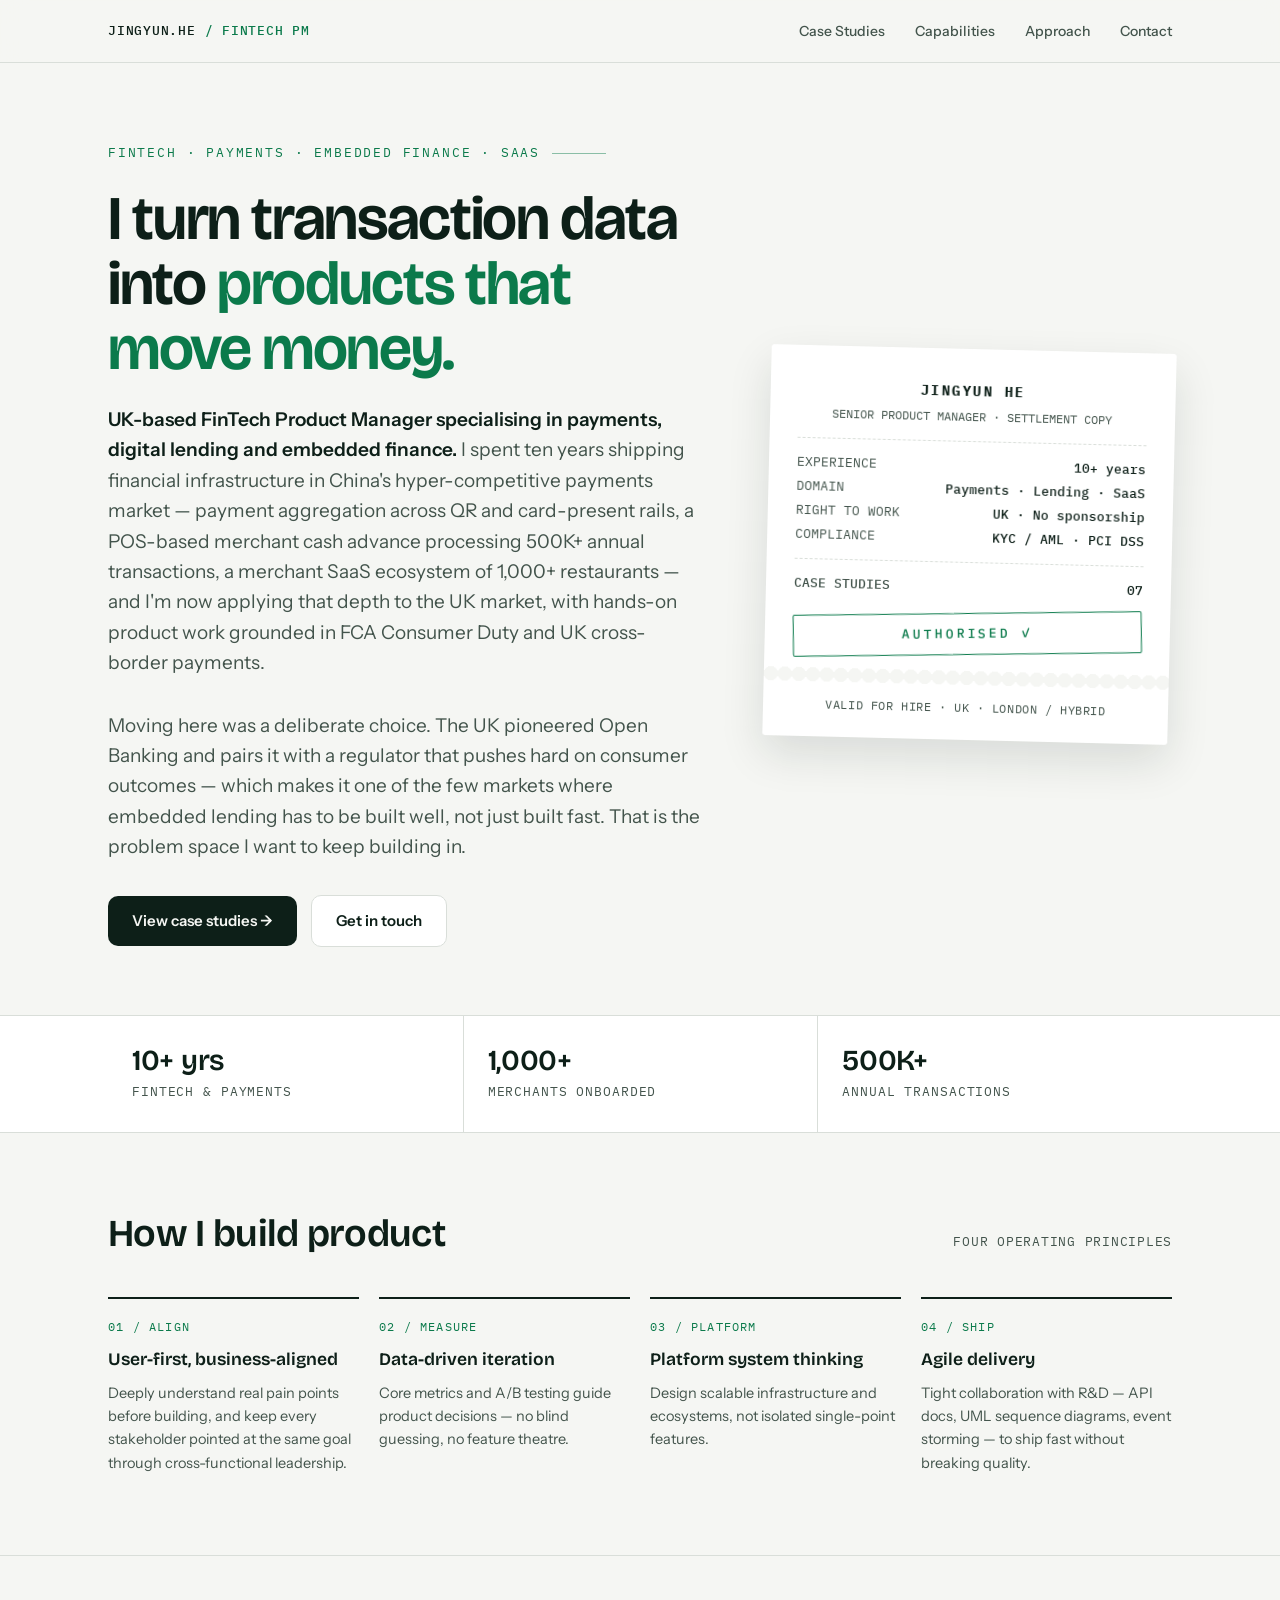
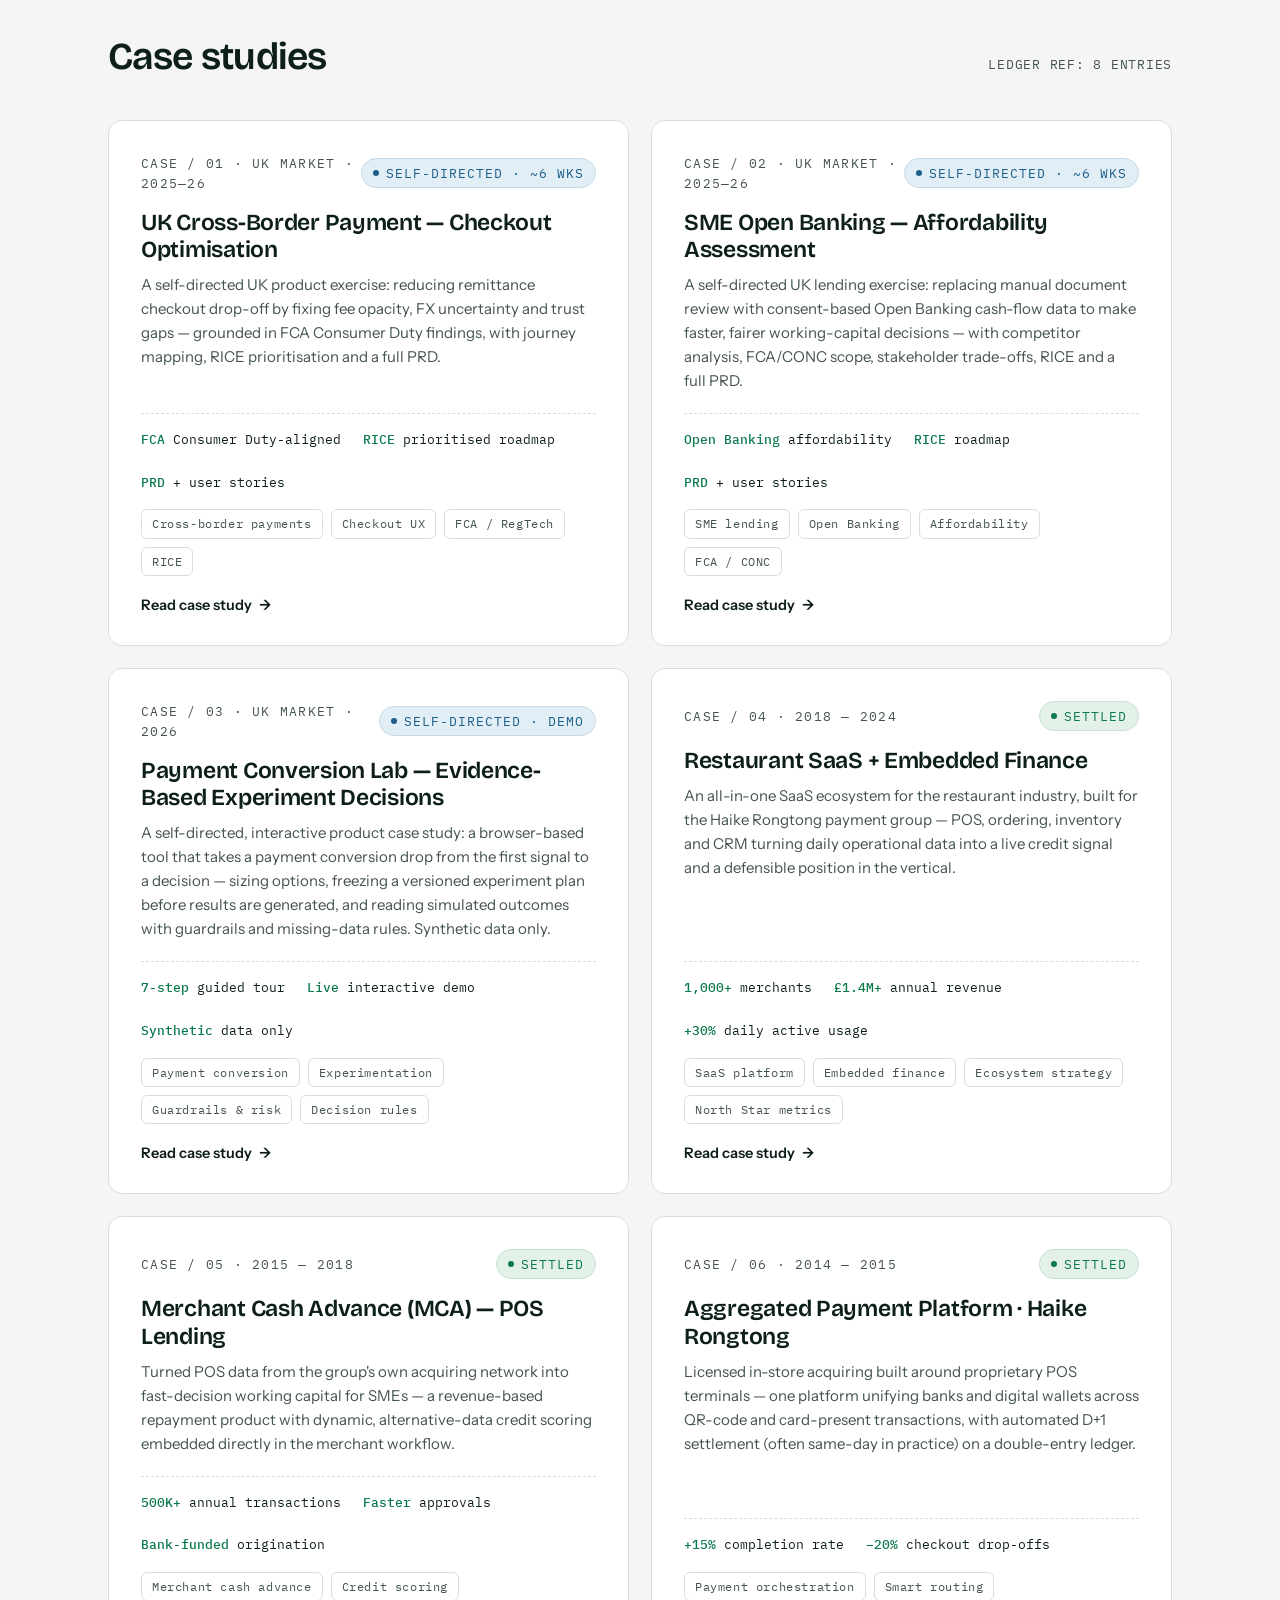
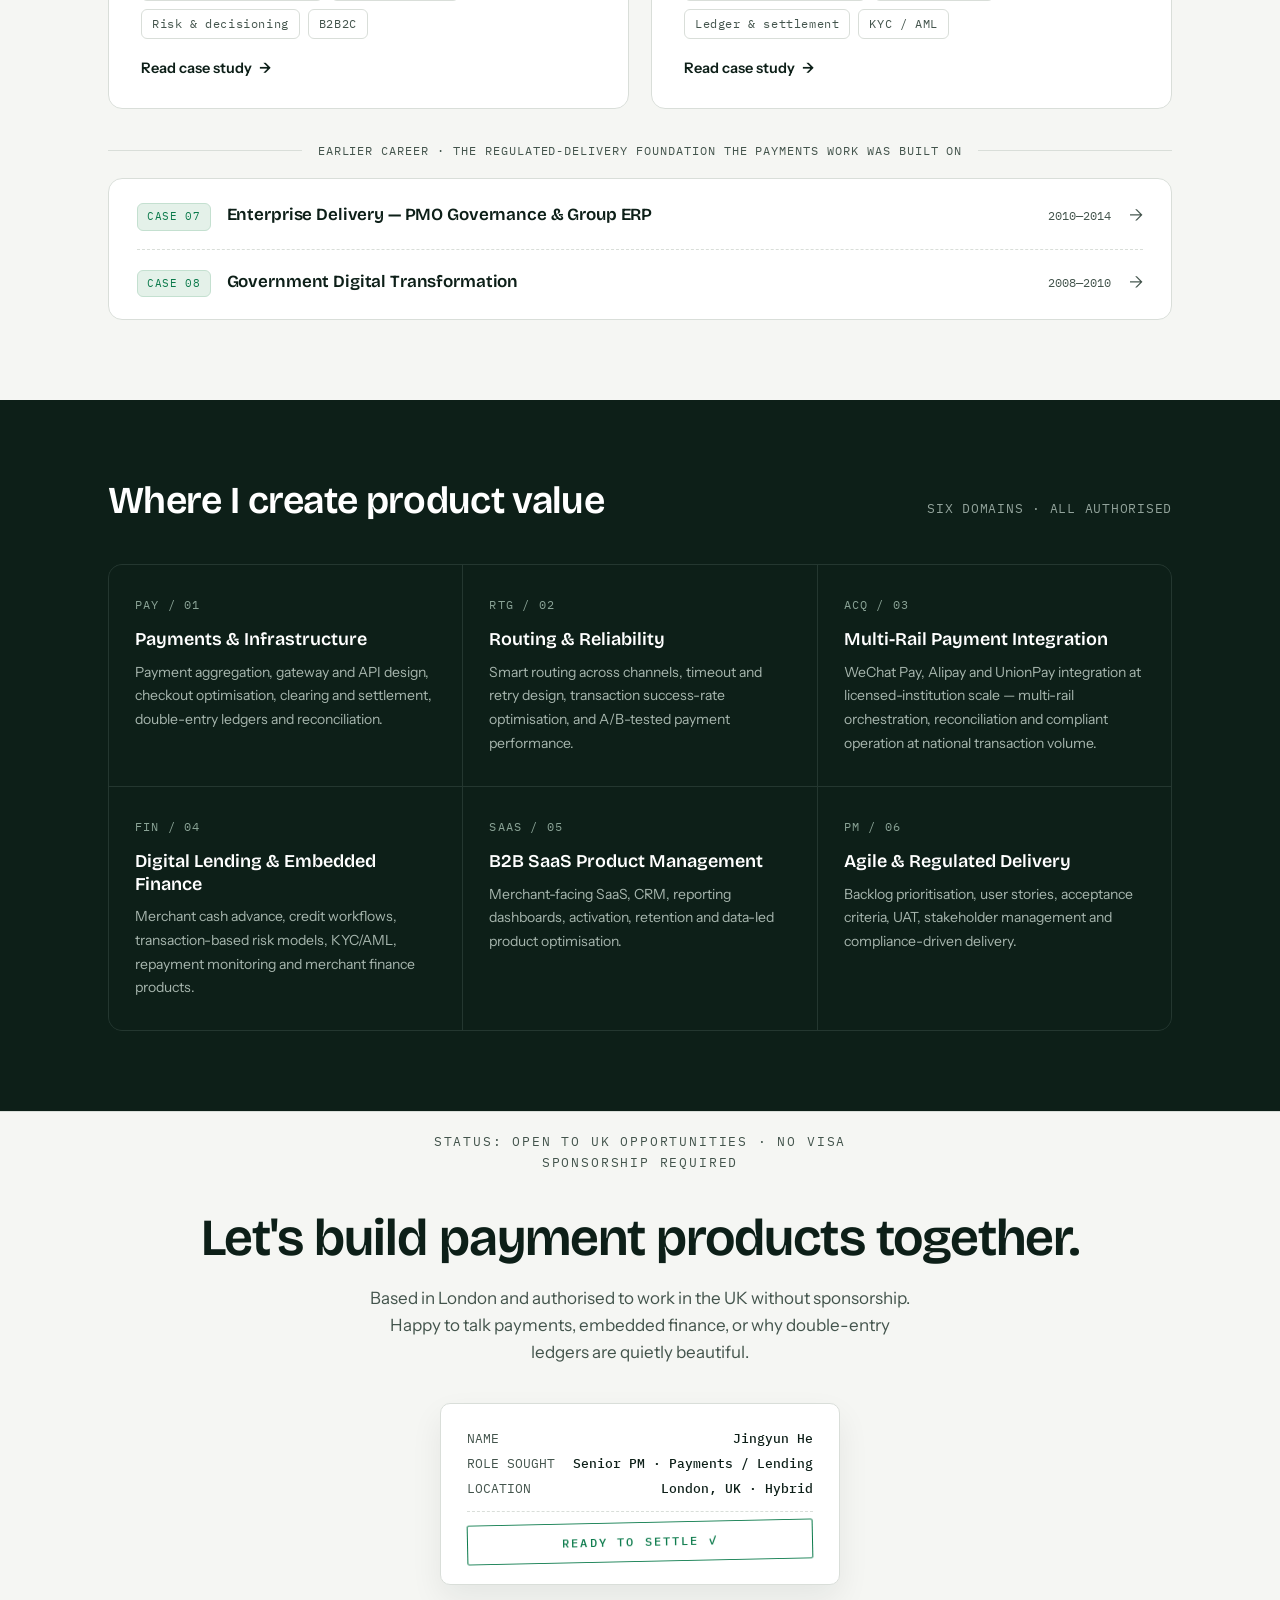
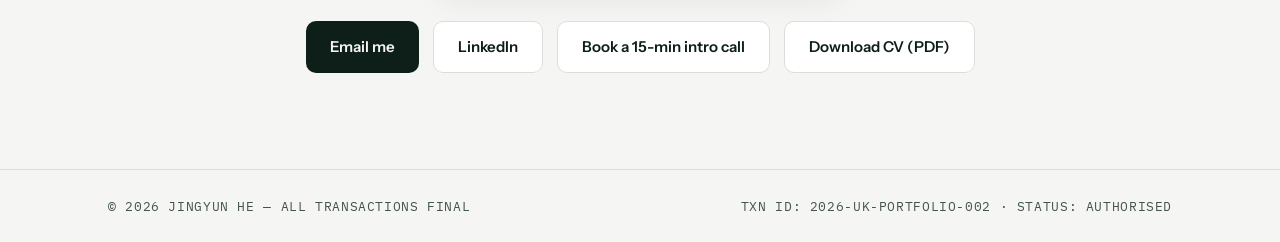
<file: index.html>
<!DOCTYPE html>
<html lang="en-GB">
<head>
<meta charset="UTF-8">
<meta name="viewport" content="width=device-width, initial-scale=1.0">
<title>Jingyun He — Senior Product Manager · FinTech & Payments</title>
<meta name="description" content="Senior Product Manager with 10+ years delivering fintech, payments, embedded finance and SaaS platforms. Case studies in POS lending, payment aggregation and restaurant SaaS.">
                                                               
<meta property="og:type" content="website">
<meta property="og:title" content="Jingyun He — Senior Product Manager · FinTech & Payments">
<meta property="og:description" content="UK-based FinTech PM. Case studies: UK cross-border checkout optimisation (FCA Consumer Duty), licensed payment aggregation, POS-based merchant cash advance, restaurant SaaS ecosystem. 10+ years, 500K+ annual transactions, 1,000+ merchants.">
<meta property="og:url" content="https://qing-yunh.github.io/jingyun-portfolio/">
<meta property="og:image" content="https://qing-yunh.github.io/jingyun-portfolio/og-image.png?v=3">
<meta property="og:image:width" content="1200">
<meta property="og:image:height" content="630">
<meta name="twitter:card" content="summary_large_image">
<meta name="twitter:image" content="https://qing-yunh.github.io/jingyun-portfolio/og-image.png?v=3">
<meta name="twitter:title" content="Jingyun He — Senior Product Manager · FinTech & Payments">
<link rel="canonical" href="https://qing-yunh.github.io/jingyun-portfolio/">
<meta name="twitter:description" content="UK-based FinTech PM specialising in payments, digital lending and embedded finance.">
<link rel="icon" href="data:image/svg+xml,%3Csvg xmlns='http://www.w3.org/2000/svg' viewBox='0 0 64 64'%3E%3Crect width='64' height='64' rx='14' fill='%230D1F18'/%3E%3Ctext x='32' y='44' font-family='monospace' font-size='34' font-weight='bold' fill='%234CC38A' text-anchor='middle'%3E£%3C/text%3E%3C/svg%3E">
<script type="application/ld+json">
{
  "@context": "https://schema.org",
  "@type": "Person",
  "name": "Jingyun He",
  "jobTitle": "Senior Product Manager",
  "description": "UK-based FinTech Product Manager specialising in payments, digital lending and embedded finance.",
  "knowsAbout": ["Payments", "Payment Aggregation", "Embedded Finance", "Digital Lending", "B2B SaaS", "KYC/AML", "RegTech"],
  "address": {"@type": "PostalAddress", "addressLocality": "London", "addressCountry": "GB"}
}
</script>
<link rel="preconnect" href="https://fonts.googleapis.com">
<link rel="preconnect" href="https://fonts.gstatic.com" crossorigin>
<link href="https://fonts.googleapis.com/css2?family=Bricolage+Grotesque:opsz,wght@12..96,300..800&family=IBM+Plex+Mono:wght@400;500&family=Instrument+Sans:wght@400;500;600&display=swap" rel="stylesheet">
<link rel="stylesheet" href="assets/css/site.css">
</head>
<body>

<nav>
  <div class="wrap nav-in">
    <a class="logo" href="#/">JINGYUN.HE <span>/ FINTECH PM</span></a>
    <ul class="nav-links">
      <li><a href="#/" data-home-link="projects">Case Studies</a></li>
      <li><a href="#/" data-home-link="domains">Capabilities</a></li>
      <li><a href="#/" data-home-link="approach">Approach</a></li>
      <li><a href="#/" data-home-link="contact">Contact</a></li>
    </ul>
  </div>
</nav>

                                                 
<main id="view-home" class="view">

  <header class="hero">
    <div class="wrap hero-grid">
      <div>
        <p class="kicker">FinTech · Payments · Embedded Finance · SaaS</p>
        <h1>I turn transaction data into <em>products that move money.</em></h1>
        <p class="lede"><strong style="color:var(--ink);font-weight:600">UK-based FinTech Product Manager specialising in payments, digital lending and embedded finance.</strong> I spent ten years shipping financial infrastructure in China's hyper-competitive payments market — payment aggregation across QR and card-present rails, a POS-based merchant cash advance processing 500K+ annual transactions, a merchant SaaS ecosystem of 1,000+ restaurants — and I'm now applying that depth to the UK market, with hands-on product work grounded in FCA Consumer Duty and UK cross-border payments.</p>
        <p class="lede lede-why">Moving here was a deliberate choice. The UK pioneered Open Banking and pairs it with a regulator that pushes hard on consumer outcomes &mdash; which makes it one of the few markets where embedded lending has to be built well, not just built fast. That is the problem space I want to keep building in.</p>
        <div class="hero-cta">
          <a class="btn btn-primary" href="#/" data-home-link="projects">View case studies →</a>
          <a class="btn btn-ghost" href="#/" data-home-link="contact">Get in touch</a>
        </div>
      </div>

      <aside class="receipt" aria-label="Career summary, styled as a payment receipt">
        <div class="r-head">
          <strong>JINGYUN HE</strong>
          <small>SENIOR PRODUCT MANAGER · SETTLEMENT COPY</small>
        </div>
        <div class="r-row"><span>EXPERIENCE</span><span>10+ years</span></div>
        <div class="r-row"><span>DOMAIN</span><span>Payments · Lending · SaaS</span></div>
        <div class="r-row"><span>RIGHT TO WORK</span><span>UK · No sponsorship</span></div>
        <div class="r-row"><span>COMPLIANCE</span><span>KYC / AML · PCI DSS</span></div>
        <div class="r-div"></div>
        <div class="r-row r-total"><span>CASE STUDIES</span><span>07</span></div>
        <div class="r-status">AUTHORISED ✓</div>
        <div class="r-perf" aria-hidden="true"></div>
        <p class="r-foot">VALID FOR HIRE · UK · LONDON / HYBRID</p>
      </aside>
    </div>
  </header>

  <div class="metrics home-metrics" aria-label="Headline metrics">
    <div class="wrap metrics-in">
      <div class="metric"><b>10+ yrs</b><small>FinTech &amp; payments</small></div>
      <div class="metric"><b>1,000+</b><small>Merchants onboarded</small></div>
      <div class="metric"><b>500K+</b><small>Annual transactions</small></div>
    </div>
  </div>

  <section class="philo" id="approach">
    <div class="wrap">
      <div class="sec-head">
        <h2>How I build product</h2>
        <span class="mono-note">FOUR OPERATING PRINCIPLES</span>
      </div>
      <div class="philo-grid">
        <div class="philo-item">
          <span class="p-id">01 / ALIGN</span>
          <h3>User-first, business-aligned</h3>
          <p>Deeply understand real pain points before building, and keep every stakeholder pointed at the same goal through cross-functional leadership.</p>
        </div>
        <div class="philo-item">
          <span class="p-id">02 / MEASURE</span>
          <h3>Data-driven iteration</h3>
          <p>Core metrics and A/B testing guide product decisions — no blind guessing, no feature theatre.</p>
        </div>
        <div class="philo-item">
          <span class="p-id">03 / PLATFORM</span>
          <h3>Platform system thinking</h3>
          <p>Design scalable infrastructure and ecosystems, not isolated single-point features.</p>
        </div>
        <div class="philo-item">
          <span class="p-id">04 / SHIP</span>
          <h3>Agile delivery</h3>
          <p>Tight collaboration with R&amp;D — API docs, UML sequence diagrams, event storming — to ship fast without breaking quality.</p>
        </div>
      </div>
    </div>
  </section>

  <section id="projects">
    <div class="wrap">
      <div class="sec-head">
        <h2>Case studies</h2>
        <span class="mono-note">LEDGER REF: 8 ENTRIES</span>
      </div>

      <div class="cards">
        <a class="pcard" href="#/project/uk-cross-border">
          <div class="p-num"><span>CASE / 01 · UK MARKET · 2025—26</span><span class="tag alt">Self-directed · ~6 wks</span></div>
          <h3>UK Cross-Border Payment — Checkout Optimisation</h3>
          <p class="desc">A self-directed UK product exercise: reducing remittance checkout drop-off by fixing fee opacity, FX uncertainty and trust gaps — grounded in FCA Consumer Duty findings, with journey mapping, RICE prioritisation and a full PRD.</p>
          <div class="p-metric"><span><b>FCA</b> Consumer Duty-aligned</span><span><b>RICE</b> prioritised roadmap</span><span><b>PRD</b> + user stories</span></div>
          <div class="p-tags">
            <span class="chip">Cross-border payments</span><span class="chip">Checkout UX</span><span class="chip">FCA / RegTech</span><span class="chip">RICE</span>
          </div>
          <span class="p-link">Read case study</span>
        </a>

        <a class="pcard" href="#/project/sme-open-banking">
          <div class="p-num"><span>CASE / 02 · UK MARKET · 2025—26</span><span class="tag alt">Self-directed · ~6 wks</span></div>
          <h3>SME Open Banking — Affordability Assessment</h3>
          <p class="desc">A self-directed UK lending exercise: replacing manual document review with consent-based Open Banking cash-flow data to make faster, fairer working-capital decisions — with competitor analysis, FCA/CONC scope, stakeholder trade-offs, RICE and a full PRD.</p>
          <div class="p-metric"><span><b>Open Banking</b> affordability</span><span><b>RICE</b> roadmap</span><span><b>PRD</b> + user stories</span></div>
          <div class="p-tags">
            <span class="chip">SME lending</span><span class="chip">Open Banking</span><span class="chip">Affordability</span><span class="chip">FCA / CONC</span>
          </div>
          <span class="p-link">Read case study</span>
        </a>

        <a class="pcard" href="#/project/payment-conversion-lab">
          <div class="p-num"><span>CASE / 03 · UK MARKET · 2026</span><span class="tag alt">Self-directed · demo</span></div>
          <h3>Payment Conversion Lab — Evidence-Based Experiment Decisions</h3>
          <p class="desc">A self-directed, interactive product case study: a browser-based tool that takes a payment conversion drop from the first signal to a decision — sizing options, freezing a versioned experiment plan before results are generated, and reading simulated outcomes with guardrails and missing-data rules. Synthetic data only.</p>
          <div class="p-metric"><span><b>7-step</b> guided tour</span><span><b>Live</b> interactive demo</span><span><b>Synthetic</b> data only</span></div>
          <div class="p-tags">
            <span class="chip">Payment conversion</span><span class="chip">Experimentation</span><span class="chip">Guardrails &amp; risk</span><span class="chip">Decision rules</span>
          </div>
          <span class="p-link">Read case study</span>
        </a>

        <a class="pcard" href="#/project/restaurant-saas">
          <div class="p-num"><span>CASE / 04 · 2018 — 2024</span><span class="tag ok">Settled</span></div>
          <h3>Restaurant SaaS + Embedded Finance</h3>
          <p class="desc">An all-in-one SaaS ecosystem for the restaurant industry, built for the Haike Rongtong payment group — POS, ordering, inventory and CRM turning daily operational data into a live credit signal and a defensible position in the vertical.</p>
          <div class="p-metric"><span><b>1,000+</b> merchants</span><span><b>£1.4M+</b> annual revenue</span><span><b>+30%</b> daily active usage</span></div>
          <div class="p-tags">
            <span class="chip">SaaS platform</span><span class="chip">Embedded finance</span><span class="chip">Ecosystem strategy</span><span class="chip">North Star metrics</span>
          </div>
          <span class="p-link">Read case study</span>
        </a>

        <a class="pcard" href="#/project/pos-lending">
          <div class="p-num"><span>CASE / 05 · 2015 — 2018</span><span class="tag ok">Settled</span></div>
          <h3>Merchant Cash Advance (MCA) — POS Lending</h3>
          <p class="desc">Turned POS data from the group's own acquiring network into fast-decision working capital for SMEs — a revenue-based repayment product with dynamic, alternative-data credit scoring embedded directly in the merchant workflow.</p>
          <div class="p-metric"><span><b>500K+</b> annual transactions</span><span><b>Faster</b> approvals</span><span><b>Bank-funded</b> origination</span></div>
          <div class="p-tags">
            <span class="chip">Merchant cash advance</span><span class="chip">Credit scoring</span><span class="chip">Risk &amp; decisioning</span><span class="chip">B2B2C</span>
          </div>
          <span class="p-link">Read case study</span>
        </a>

        <a class="pcard" href="#/project/aggregated-payments">
          <div class="p-num"><span>CASE / 06 · 2014 — 2015</span><span class="tag ok">Settled</span></div>
          <h3>Aggregated Payment Platform · Haike Rongtong</h3>
          <p class="desc">Licensed in-store acquiring built around proprietary POS terminals — one platform unifying banks and digital wallets across QR-code and card-present transactions, with automated D+1 settlement (often same-day in practice) on a double-entry ledger.</p>
          <div class="p-metric"><span><b>+15%</b> completion rate</span><span><b>−20%</b> checkout drop-offs</span></div>
          <div class="p-tags">
            <span class="chip">Payment orchestration</span><span class="chip">Smart routing</span><span class="chip">Ledger &amp; settlement</span><span class="chip">KYC / AML</span>
          </div>
          <span class="p-link">Read case study</span>
        </a>

        <div class="legacy-divider">Earlier career &middot; the regulated-delivery foundation the payments work was built on</div>
        <div class="legacy-ledger">
          <a class="legacy-row" href="#/project/enterprise-pmo">
            <div class="lr-left"><span class="lr-num">Case 07</span><h3>Enterprise Delivery — PMO Governance &amp; Group ERP</h3></div>
            <div class="lr-right"><span class="lr-period">2010—2014</span><span class="lr-arrow">→</span></div>
          </a>
          <a class="legacy-row" href="#/project/gov-gis">
            <div class="lr-left"><span class="lr-num">Case 08</span><h3>Government Digital Transformation</h3></div>
            <div class="lr-right"><span class="lr-period">2008—2010</span><span class="lr-arrow">→</span></div>
          </a>
        </div>
      </div>
    </div>
  </section>

  <section class="domains" id="domains">
    <div class="wrap">
      <div class="sec-head">
        <h2>Where I create product value</h2>
        <span class="mono-note">SIX DOMAINS · ALL AUTHORISED</span>
      </div>
      <div class="domains-grid">
        <div class="domain">
          <span class="d-id">PAY / 01</span>
          <h3>Payments &amp; Infrastructure</h3>
          <p>Payment aggregation, gateway and API design, checkout optimisation, clearing and settlement, double-entry ledgers and reconciliation.</p>
        </div>
        <div class="domain">
          <span class="d-id">RTG / 02</span>
          <h3>Routing &amp; Reliability</h3>
          <p>Smart routing across channels, timeout and retry design, transaction success-rate optimisation, and A/B-tested payment performance.</p>
        </div>
        <div class="domain">
          <span class="d-id">ACQ / 03</span>
          <h3>Multi-Rail Payment Integration</h3>
          <p>WeChat Pay, Alipay and UnionPay integration at licensed-institution scale — multi-rail orchestration, reconciliation and compliant operation at national transaction volume.</p>
        </div>
        <div class="domain">
          <span class="d-id">FIN / 04</span>
          <h3>Digital Lending &amp; Embedded Finance</h3>
          <p>Merchant cash advance, credit workflows, transaction-based risk models, KYC/AML, repayment monitoring and merchant finance products.</p>
        </div>
        <div class="domain">
          <span class="d-id">SAAS / 05</span>
          <h3>B2B SaaS Product Management</h3>
          <p>Merchant-facing SaaS, CRM, reporting dashboards, activation, retention and data-led product optimisation.</p>
        </div>
        <div class="domain">
          <span class="d-id">PM / 06</span>
          <h3>Agile &amp; Regulated Delivery</h3>
          <p>Backlog prioritisation, user stories, acceptance criteria, UAT, stakeholder management and compliance-driven delivery.</p>
        </div>
      </div>
    </div>
  </section>

  <section class="contact" id="contact" style="padding-top:20px">
    <div class="wrap">
      <p class="kicker">Status: open to UK opportunities · No visa sponsorship required</p>
      <h2>Let's build payment products together.</h2>
      <p>Based in London and authorised to work in the UK without sponsorship. Happy to talk payments, embedded finance, or why double-entry ledgers are quietly beautiful.</p>
      <div class="close-ledger" aria-hidden="true">
        <div class="lc-row"><span>NAME</span><span>Jingyun He</span></div>
        <div class="lc-row"><span>ROLE SOUGHT</span><span>Senior PM · Payments / Lending</span></div>
        <div class="lc-row"><span>LOCATION</span><span>London, UK · Hybrid</span></div>
        <div class="lc-div"></div>
        <div class="lc-stamp">READY TO SETTLE ✓</div>
      </div>
      <div class="links">
        <a class="btn btn-primary" id="mailLink" href="#" data-k="bW9jLmtvb2x0dW9AaC5udXlnbmlx">Email me</a>
        <a class="btn btn-ghost" href="https://www.linkedin.com/in/jingyun-h-99c" target="_blank" rel="noopener">LinkedIn</a>
        <a class="btn btn-ghost" href="https://calendly.com/qingyun-h/15min" target="_blank" rel="noopener">Book a 15-min intro call</a>
        <a class="btn btn-ghost" href="assets/documents/Jingyun_He_CV.pdf" download rel="noopener">Download CV (PDF)</a>
      </div>
    </div>
  </section>
</main>

                                                                   
<main id="view-pos-lending" class="view">
  <header class="proj-head">
    <div class="wrap">
      <a class="back" href="#/">← BACK TO ALL CASE STUDIES</a>
      <p class="kicker">Case 05 · Merchant Cash Advance · Embedded Finance</p>
      <h1>Merchant Cash Advance — working capital from POS data</h1>
      <p class="lede">SME merchants generate continuous POS transaction data, yet remain invisible to traditional credit models. At Zhongxin Finance, Haike Rongtong's lending subsidiary, I built a POS-based merchant cash advance — revenue-based repayment, alternative-data underwriting, powered by the group's own acquiring network — turning that data into pre-approved working capital drawn down inside the merchant workflow.</p>
      <div class="tldr"><b>Bottom line</b><span>Transaction data makes fast underwriting possible — but a transaction-only view can't see a merchant's other debts, which is exactly why it has to cap how much you're willing to lend.</span></div>
      <div class="p-tags">
        <span class="chip">Merchant cash advance</span><span class="chip">Revenue-based repayment</span><span class="chip">Alternative data</span><span class="chip">Credit scoring engine</span><span class="chip">Hybrid decisioning</span><span class="chip">White-label / B2B2C</span>
      </div>
      <p class="role-line"><b>ROLE</b> <em>Senior Financial Product Manager, Zhongxin Finance (a Haike Rongtong subsidiary)</em> — owned product strategy, credit-workflow design and risk-model requirements; partnered with data science and engineering from discovery to launch. <b>PERIOD</b> <em>Oct 2015 — Apr 2018</em></p>
    </div>
  </header>

  <div class="metrics">
    <div class="wrap metrics-in">
      <div class="metric"><b>500K+</b><small>Annual transactions</small></div>
      <div class="metric"><b>Faster</b><small>Approvals</small></div>
      <div class="metric"><b>Bank-funded</b><small>Origination model</small></div>
      <div class="metric"><b>White-label</b><small>Partner bank distribution</small></div>
    </div>
  </div>

  <nav class="proj-nav" aria-label="On this page">
    <div class="wrap">
      <a href="#pos-1">01 Problem</a>
      <a href="#pos-2">02 Solution</a>
      <a href="#pos-3">03 Key decisions</a>
      <a href="#pos-4">04 Impact</a>
      <a href="#pos-5">05 Where this transfers</a>
    </div>
  </nav>

  <div class="proj-body wrap">
    <div class="block" id="pos-1">
      <div class="block-label"><span class="b-eyebrow">01</span><h2>Problem</h2></div>
      <div class="block-content">
        <p>SME merchants struggle to access working capital. <strong>Approvals are slow and complex</strong>, lenders lean heavily on traditional credit history, and "data-invisible" businesses get turned down at a high rate.</p>
        <p>The root cause is that traditional lending models run on outdated financial documents, so they can't see <strong>how a business is actually performing right now</strong>. Yet these same merchants generate POS transaction data every day — a fresher, richer credit signal than any annual statement could offer.</p>
        <p>That gap isn't evenly distributed. A merchant with three years of filed accounts and a banking relationship gets served. A two-year-old restaurant with strong daily takings and no filing history usually doesn't, even though it's often the better credit. In effect, the lending decision was being made on paperwork availability rather than on how the business was actually performing.</p>
        <p>Two constraints shaped everything that followed. The loans were small and short, so the cost of assessing one had to be close to zero — a manual credit file was never going to work. And because these merchants sat on our own acquiring network, we could see their takings but almost nothing else: no balance sheet, no reliable declared revenue, no visibility into what they already owed elsewhere.</p>
      </div>
    </div>

    <div class="block" id="pos-2">
      <div class="block-label"><span class="b-eyebrow">02</span><h2>Solution</h2></div>
      <div class="block-content">
        <p>A POS-based embedded lending product, built on the Haike Rongtong group's own acquiring network (the same payment rails I worked on in Case 06) and integrated directly into merchant workflows:</p>
        <ul class="feature-list">
          <li><b>Data-driven scoring</b> — transaction revenue and stability feed real-time credit assessment, replacing traditional credit files.</li>
          <li><b>Embedded experience</b> — pre-approved offers surface inside the POS dashboard; merchants apply with one click instead of filling out bank paperwork.</li>
          <li><b>Automated repayment</b> — repayments deduct proportionally from daily transaction flow, matching repayment to cash flow.</li>
          <li><b>Risk control</b> — real-time monitoring plus a hybrid decision engine combining automation with manual review.</li>
        </ul>
        <figure class="diag">
          <div class="diag-row">
            <div class="node"><b>POS TRANSACTIONS</b><span>continuous merchant data</span></div>
            <span class="diag-arr">→</span>
            <div class="node"><b>CREDIT SCORING ENGINE</b><span>revenue · stability · risk signals</span></div>
            <span class="diag-arr">→</span>
            <div class="node hi"><b>HYBRID DECISION</b><span>auto-approve · manual review · auto-reject</span></div>
            <span class="diag-arr">→</span>
            <div class="node"><b>INSTANT FUNDS</b><span>1-click acceptance</span></div>
          </div>
          <div class="diag-loop"><b>↺ AUTO-REPAYMENT</b> — deducted proportionally from the merchant's daily transaction flow</div>
          <figcaption>Fig 1 · End-to-end embedded lending flow powered by real-time transaction data</figcaption>
        </figure>
        <p>The scoring engine also drew on <strong>alternative data</strong>, such as social reputation signals and local economic data, to sanity-check risk. The whole thing was packaged as a <strong>white-label lending solution for partner banks</strong> too, cutting their time-to-market and scaling distribution through a partner ecosystem. The lending itself was <strong>bank-funded</strong>, so it had to meet the institutional standards partner banks required end to end, from the credit product through to the origination process.</p>
      </div>
    </div>

    <div class="block" id="pos-3">
      <div class="block-label"><span class="b-eyebrow">03</span><h2>Key decisions</h2></div>
      <div class="block-content">
        <div class="decision">
          <span class="d-q">Decision 1 — Underwrite on takings, not on filings</span>
        </div>

        <figure class="fig">
          <svg viewBox="0 0 900 330" xmlns="http://www.w3.org/2000/svg" role="img" aria-label="Target end-to-end journey for merchant lending, from application to automatic repayment">
            <defs><marker id="mkT" markerWidth="9" markerHeight="9" refX="8" refY="4.5" orient="auto"><path d="M0,0 L9,4.5 L0,9 Z" fill="#0D1F18"/></marker></defs>
            <g font-family="'Instrument Sans',system-ui,sans-serif"><rect x="0" y="0" width="900" height="30" rx="6" fill="#F4ECDA" stroke="#E5D7B2"/><text x="16" y="20" font-family="'IBM Plex Mono',monospace" font-size="11" font-weight="700" fill="#875C00" letter-spacing=".04em">TARGET SERVICE LEVEL &#183; THE DESIGN GOAL THE PRODUCT WAS BUILT AGAINST, NOT MEASURED PERFORMANCE</text><rect x="0" y="48" width="136" height="126" rx="7" fill="#0D1F18"/><text x="14" y="72" font-family="'IBM Plex Mono',monospace" font-size="11" fill="#A7B6AE">1</text><text x="14" y="94" font-size="12.5" font-weight="700" fill="#FFFFFF">Apply</text><text x="14" y="115" font-size="10.6" fill="#A7B6AE">Amount and term,</text><text x="14" y="130" font-size="10.6" fill="#A7B6AE">in app or on the POS</text><path d="M138 111 L149 111" stroke="#0D1F18" stroke-width="1.6" marker-end="url(#mkT)"/><rect x="153" y="48" width="136" height="126" rx="7" fill="#0D1F18"/><text x="167" y="72" font-family="'IBM Plex Mono',monospace" font-size="11" fill="#A7B6AE">2</text><text x="167" y="94" font-size="12.5" font-weight="700" fill="#FFFFFF">Data pull</text><text x="167" y="115" font-size="10.6" fill="#A7B6AE">90 days of POS flow</text><text x="167" y="130" font-size="10.6" fill="#A7B6AE">plus SaaS operating data</text><path d="M291 111 L302 111" stroke="#0D1F18" stroke-width="1.6" marker-end="url(#mkT)"/><rect x="306" y="48" width="136" height="126" rx="7" fill="#0D1F18"/><text x="320" y="72" font-family="'IBM Plex Mono',monospace" font-size="11" fill="#A7B6AE">3</text><text x="320" y="94" font-size="12.5" font-weight="700" fill="#FFFFFF">Credit assessment</text><text x="320" y="115" font-size="10.6" fill="#A7B6AE">Automated scoring,</text><text x="320" y="130" font-size="10.6" fill="#A7B6AE">limit and rate returned</text><rect x="320" y="142" width="108" height="22" rx="4" fill="#F4ECDA"/><text x="374.0" y="157" text-anchor="middle" font-size="11" font-weight="700" fill="#875C00">30 seconds</text><path d="M444 111 L455 111" stroke="#0D1F18" stroke-width="1.6" marker-end="url(#mkT)"/><rect x="459" y="48" width="136" height="126" rx="7" fill="#0D1F18"/><text x="473" y="72" font-family="'IBM Plex Mono',monospace" font-size="11" fill="#A7B6AE">4</text><text x="473" y="94" font-size="12.5" font-weight="700" fill="#FFFFFF">E-signature</text><text x="473" y="115" font-size="10.6" fill="#A7B6AE">SMS code plus</text><text x="473" y="130" font-size="10.6" fill="#A7B6AE">liveness check</text><path d="M597 111 L608 111" stroke="#0D1F18" stroke-width="1.6" marker-end="url(#mkT)"/><rect x="612" y="48" width="136" height="126" rx="7" fill="#0D1F18"/><text x="626" y="72" font-family="'IBM Plex Mono',monospace" font-size="11" fill="#A7B6AE">5</text><text x="626" y="94" font-size="12.5" font-weight="700" fill="#FFFFFF">Disbursement</text><text x="626" y="115" font-size="10.6" fill="#A7B6AE">To the merchant&#8217;s</text><text x="626" y="130" font-size="10.6" fill="#A7B6AE">settlement account</text><rect x="626" y="142" width="108" height="22" rx="4" fill="#F4ECDA"/><text x="680.0" y="157" text-anchor="middle" font-size="11" font-weight="700" fill="#875C00">2 hours</text><path d="M750 111 L761 111" stroke="#0D1F18" stroke-width="1.6" marker-end="url(#mkT)"/><rect x="765" y="48" width="136" height="126" rx="7" fill="#0D1F18"/><text x="779" y="72" font-family="'IBM Plex Mono',monospace" font-size="11" fill="#A7B6AE">6</text><text x="779" y="94" font-size="12.5" font-weight="700" fill="#FFFFFF">Auto-repayment</text><text x="779" y="115" font-size="10.6" fill="#A7B6AE">Fixed share of each</text><text x="779" y="130" font-size="10.6" fill="#A7B6AE">day&#8217;s POS takings</text><rect x="779" y="142" width="108" height="22" rx="4" fill="#F4ECDA"/><text x="833.0" y="157" text-anchor="middle" font-size="11" font-weight="700" fill="#875C00">daily</text><rect x="0" y="196" width="438" height="122" rx="8" fill="#E2EEF5" stroke="#C4DAE8"/><text x="20" y="222" font-size="13" font-weight="700" fill="#0D1F18">Why these targets, and not tighter ones</text><text x="20" y="246" font-size="11.8" fill="#43544C">The binding constraint is not model speed &#8212; it is the</text><text x="20" y="265" font-size="11.8" fill="#43544C">merchant&#8217;s attention. A restaurant owner checks takings</text><text x="20" y="284" font-size="11.8" fill="#43544C">between services, so the whole journey has to fit inside</text><text x="20" y="303" font-size="11.8" fill="#43544C">one of those gaps or it gets abandoned halfway.</text><rect x="462" y="196" width="438" height="122" rx="8" fill="#F4ECDA" stroke="#E5D7B2"/><text x="482" y="222" font-size="13" font-weight="700" fill="#875C00">What the last step buys</text><text x="482" y="246" font-size="11.8" fill="#875C00">Repayment as a share of daily takings removes the</text><text x="482" y="265" font-size="11.8" fill="#875C00">collection step entirely &#8212; nothing to remember, nothing</text><text x="482" y="284" font-size="11.8" fill="#875C00">to chase. It also means a quiet week repays slower,</text><text x="482" y="303" font-size="11.8" fill="#875C00">which is the whole point for a seasonal business.</text></g>
          </svg>
          <figcaption>Target merchant journey &#183; the service level the product was designed against, from application to automatic repayment</figcaption>
        </figure>

        <figure class="fig alt">
          <svg viewBox="0 0 900 320" xmlns="http://www.w3.org/2000/svg" role="img" aria-label="Credit decision and repayment flow for POS-based merchant lending">
            <defs><marker id="mk1" markerWidth="9" markerHeight="9" refX="8" refY="4.5" orient="auto"><path d="M0,0 L9,4.5 L0,9 Z" fill="#0D1F18"/></marker></defs>
            <g font-family="'Instrument Sans',system-ui,sans-serif"><text x="0" y="14" font-family="'IBM Plex Mono',monospace" font-size="11" font-weight="700" fill="#9A3328" letter-spacing=".04em">CREDIT DECISION FLOW</text><rect x="0" y="28" width="196" height="120" rx="7" fill="#0D1F18"/><text x="98.0" y="54" text-anchor="middle" font-size="13.5" font-weight="700" fill="#FFFFFF">1. POS signal</text><text x="98.0" y="76" text-anchor="middle" font-size="11" fill="#A7B6AE">Daily takings volume</text><text x="98.0" y="93" text-anchor="middle" font-size="11" fill="#A7B6AE">Revenue stability</text><text x="98.0" y="110" text-anchor="middle" font-size="11" fill="#A7B6AE">Seasonality pattern</text><text x="98.0" y="127" text-anchor="middle" font-size="11" fill="#A7B6AE">Terminal behaviour</text><rect x="236" y="28" width="196" height="120" rx="7" fill="#0D1F18"/><text x="334.0" y="54" text-anchor="middle" font-size="13.5" font-weight="700" fill="#FFFFFF">2. Scoring model</text><text x="334.0" y="76" text-anchor="middle" font-size="11" fill="#A7B6AE">Transaction +</text><text x="334.0" y="93" text-anchor="middle" font-size="11" fill="#A7B6AE">behavioural data</text><text x="334.0" y="110" text-anchor="middle" font-size="11" fill="#A7B6AE">Contextual sources</text><text x="334.0" y="127" text-anchor="middle" font-size="11" fill="#A7B6AE">as a check, not driver</text><rect x="472" y="28" width="196" height="34" rx="6" fill="#E4F1E9" stroke="#0B7A4B"/><text x="570" y="50" text-anchor="middle" font-size="12" font-weight="700" fill="#0B7A4B">Auto-approve</text><rect x="472" y="70" width="196" height="36" rx="6" fill="#F4ECDA" stroke="#E5D7B2"/><text x="570" y="86" text-anchor="middle" font-size="12" font-weight="700" fill="#875C00">Refer &#183; human review</text><text x="570" y="100" text-anchor="middle" font-size="10.2" fill="#875C00">band sized to reviewer capacity</text><rect x="472" y="114" width="196" height="34" rx="6" fill="#F3F5F7" stroke="#D9DED9"/><text x="570" y="136" text-anchor="middle" font-size="12" font-weight="700" fill="#43544C">Auto-reject</text><rect x="708" y="28" width="192" height="120" rx="7" fill="#0D1F18"/><text x="804.0" y="54" text-anchor="middle" font-size="13.5" font-weight="700" fill="#FFFFFF">4. Repayment</text><text x="804.0" y="76" text-anchor="middle" font-size="11" fill="#A7B6AE">% of daily flow</text><text x="804.0" y="93" text-anchor="middle" font-size="11" fill="#A7B6AE">Busy week &#8594; faster</text><text x="804.0" y="110" text-anchor="middle" font-size="11" fill="#A7B6AE">Quiet week &#8594; slower</text><text x="804.0" y="127" text-anchor="middle" font-size="11" fill="#A7B6AE">Collected in settlement</text><line x1="200" y1="88" x2="230" y2="88" stroke="#0D1F18" stroke-width="1.6" marker-end="url(#mk1)"/><line x1="436" y1="88" x2="466" y2="88" stroke="#0D1F18" stroke-width="1.6" marker-end="url(#mk1)"/><line x1="672" y1="88" x2="702" y2="88" stroke="#0D1F18" stroke-width="1.6" marker-end="url(#mk1)"/><text x="0" y="176" font-size="11.3" font-style="italic" fill="#43544C">Model blind spot: a transaction-only view cannot see existing leverage &#8212; which is what caps facility size.</text><rect x="0" y="196" width="900" height="116" rx="8" fill="#E2EEF5" stroke="#C4DAE8"/><text x="18" y="222" font-size="13" font-weight="700" fill="#0D1F18">The tension that sizes the referral band</text><text x="18" y="246" font-size="11.8" fill="#43544C">Risk wants the band wide &#8212; every borderline case reviewed by a human.</text><text x="18" y="265" font-size="11.8" fill="#43544C">Sales wants it narrow &#8212; referrals slow approval and cost conversions.</text><text x="18" y="284" font-size="11.8" fill="#43544C">Resolved by sizing against reviewer capacity, not against an approval-rate target.</text></g>
          </svg>
          <figcaption>Credit decision flow &#183; from POS signal to flow-based repayment</figcaption>
        </figure>
        <p>The alternative was to use bureau data where it existed and decline where it didn't. That would have been cheaper to build, but it would have rejected exactly the merchants the product was meant for.</p>
          <p>So we built the score on what we could actually see: transaction volume, revenue stability across weeks, seasonality, and the behavioural signals around how a merchant ran their terminal. Contextual sources like local economic data and reputation signals were layered on top to sanity-check the picture, not to drive the decision.</p>
          <p>The catch is that a transaction-only view is blind to leverage. We could see what a merchant earned but not what they already owed elsewhere. That's a real limitation of the model, and it set a ceiling on how large a facility we were willing to write.</p>
        <div class="decision">
          <span class="d-q">Decision 2 — Repay from flow, not on a date</span>
          <p>A fixed monthly instalment is simpler to build, explain and collect. It's also the wrong shape for a business whose takings halve in a quiet month.</p>
          <p>We deducted a proportion of daily transaction flow instead: good weeks repay faster, quiet weeks repay slower, and the merchant is never asked for money the business didn't make that day. Because we sat on the acquiring rails, collection happened in the settlement path rather than by chasing a direct debit — the same position that gave us the credit signal gave us the repayment mechanism too.</p>
          <p>What it costs the merchant is certainty: they lose a fixed sense of when the facility ends, and the product gets harder to explain in one sentence. That's a real cost, and it lands on the disclosure design rather than on the credit model.</p>
        </div>
        <div class="decision">
          <span class="d-q">Decision 3 — Hybrid decisioning, and where to put the line</span>
          <p>Full automation was fast but wrong at the edges. Full manual review was defensible but far too expensive for facilities this size. We chose a hybrid: auto-approve clear passes, auto-reject clear fails, and route the ambiguous middle to a human.</p>
          <p>The harder question wasn't whether to have a manual tier, but how wide to make it. Too narrow and the model's errors go straight through. Too wide and the operations cost eats the margin on every loan. We sized the referral band against reviewer capacity rather than a target approval rate, and revisited it as the model's confidence improved.</p>
        </div>
        <div class="decision">
          <span class="d-q">Decision 4 — Package it for banks rather than only lending ourselves</span>
          <p>The group could originate on its own acquiring base, but that base was finite. Partner banks had capital and licence coverage we didn't, and we had merchant data and a workflow position they didn't.</p>
          <p>Packaging the scoring and origination flow as a white-label product traded margin per loan for reach. It also imposed a useful discipline: a bank partner won't accept a model it can't interrogate, so the decision logic had to be explainable, not just accurate. That requirement ended up improving the product for our own book as well.</p>
        </div>
      </div>
    </div>

    <div class="block" id="pos-4">
      <div class="block-label"><span class="b-eyebrow">04</span><h2>Impact</h2></div>
      <div class="block-content">
        <div class="impact-grid">
          <div class="impact"><b>Embedded</b><small>Strong merchant adoption driven by embedding the offer directly into the existing POS workflow</small></div>
          <div class="impact"><b>Faster</b><small>Approvals accelerated through automation of credit decisioning and operational workflows</small></div>
          <div class="impact"><b>White-label</b><small>Packaged for partner banks, extending distribution beyond the group's own acquiring base</small></div>
          <div class="impact"><b>First year</b><small>Lending live on the group's acquiring base within the first year of launch</small></div>
        </div>
      </div>
    </div>


    <div class="block" id="pos-5">
      <div class="block-label"><span class="b-eyebrow">05</span><h2>Where this transfers</h2></div>
      <div class="block-content">
        <p>The UK version of this problem is already being built. Revenue-based finance now sits inside merchant platforms rather than beside them: YouLend inside marketplace and PSP checkouts, Liberis behind acquirer relationships, iwoca&rsquo;s OpenLending API inside accounting and banking tools. The distribution insight is identical &mdash; the lender that reaches the merchant inside a tool they already open every day wins on cost of acquisition before it wins on price.</p>
        <p>The mechanics differ in two ways that matter. UK underwriting draws on Open Banking cash-flow data and Companies House structure rather than a proprietary POS network, which means the data is richer but not exclusive, so the moat has to come from the decision model rather than from owning the rails. And whether Consumer Duty applies depends on the borrower&rsquo;s legal form, a distinction I worked through in <a href="#/project/sme-open-banking">Case 02</a>.</p>
        <p>What carries over is the harder part: designing repayment that flexes with takings rather than fixing a monthly amount against a seasonal business, deciding where in the merchant&rsquo;s workflow the credit decision belongs, and holding the line between Risk&rsquo;s exposure ceiling and Sales&rsquo; approval-rate target. That last tension isn&rsquo;t a data problem, and no amount of alternative data resolves it. It gets resolved by finding the segment where the disagreement actually changes the answer.</p>
      </div>
    </div>


    <div class="evidence-note"><b>Evidence</b>Outcomes are based on internal operational reporting from the stated period. Figures are rounded where appropriate; confidential underlying data is not reproduced.</div>

    <div class="next-proj">
      <div><span class="np-label">Next case study</span><a href="#/project/aggregated-payments">Aggregated Payment Platform (Haike Rongtong) →</a></div>
    </div>
  </div>
</main>

                                                                           
<main id="view-aggregated-payments" class="view">
  <header class="proj-head">
    <div class="wrap">
      <a class="back" href="#/">← BACK TO ALL CASE STUDIES</a>
      <p class="kicker">Case 06 · Payment Infrastructure · Licensed Acquiring</p>
      <h1>Aggregated Payment Platform — one terminal, every payment rail</h1>
      <p class="lede">At Haike Rongtong, a licensed Chinese payment institution, I owned an aggregated payment platform built around proprietary POS terminals — unifying banks and digital wallets into a single in-store ecosystem supporting QR-code and card-present transactions, with automated D+1 settlement (most funds land within hours in practice) underneath.</p>
      <div class="tldr"><b>Bottom line</b><span>Routing on value rather than cost, and settling every rail through one ledger, is what let the platform add payment methods without adding reconciliation debt.</span></div>
      <div class="p-tags">
        <span class="chip">Licensed acquiring</span><span class="chip">QR aggregation</span><span class="chip">B-scan-C / C-scan-B</span><span class="chip">Smart routing</span><span class="chip">Double-entry ledger</span><span class="chip">KYC / AML</span>
      </div>
      <p class="role-line"><b>ROLE</b> <em>Senior Financial Product Manager</em> — owned the merchant-facing product line and multi-channel payment workflows; defined routing, settlement and KYC/AML onboarding requirements with compliance and engineering. <b>PERIOD</b> <em>Oct 2014 — Oct 2015</em></p>
    </div>
  </header>

  <div class="metrics">
    <div class="wrap metrics-in">
      <div class="metric"><b>+15%</b><small>Transaction completion</small></div>
      <div class="metric"><b>−20%</b><small>Checkout drop-offs</small></div>
      <div class="metric"><b>3</b><small>Collection modes, one rail</small></div>
      <div class="metric"><b>D+1</b><small>Automated, often same-day</small></div>
    </div>
  </div>

  <nav class="proj-nav" aria-label="On this page">
    <div class="wrap">
      <a href="#agg-1">01 Problem</a>
      <a href="#agg-2">02 Solution</a>
      <a href="#agg-3">03 Key decisions</a>
      <a href="#agg-4">04 Impact</a>
      <a href="#agg-5">05 Where this transfers</a>
    </div>
  </nav>

  <div class="proj-body wrap">
    <div class="block" id="agg-1">
      <div class="block-label"><span class="b-eyebrow">01</span><h2>Problem</h2></div>
      <div class="block-content">
        <p>Small offline merchants in China juggled <strong>a separate collection code and account for every wallet</strong> (WeChat Pay, Alipay, UnionPay), with reconciliation scattered across each provider's own app, no unified view of takings, and slow access to settled funds.</p>
        <p>Bank-card acceptance lived on separate terminals from wallet QR codes, doubling hardware and operational overhead. Failed transactions and timeouts at the till directly hurt in-store conversion. And as a regulated acquiring business, every merchant had to pass <strong>KYC/AML onboarding</strong> — which, done badly, kills conversion at the very first step.</p>
      </div>
    </div>

    <div class="block" id="agg-2">
      <div class="block-label"><span class="b-eyebrow">02</span><h2>Solution</h2></div>
      <div class="block-content">
        <p>A full acquiring product line for small merchants, built on unified aggregation infrastructure:</p>
        <ul class="feature-list">
          <li><b>One QR code, every wallet</b> — a single static code plate at the till accepts WeChat Pay, Alipay and UnionPay QuickPass (C-scan-B); POS terminals and scanning devices handle merchant-initiated B-scan-C, with the QR resolver detecting the payment type and routing to the correct rail.</li>
          <li><b>One terminal, card and QR together</b> — proprietary POS terminals integrating banks and digital wallets, so card-present and QR transactions share one device, one workflow and one set of records.</li>
          <li><b>Payment reliability engineering</b> — timeout handling, retry mechanisms and smart routing across channels by success rate, cost and latency; transaction analytics and A/B testing to cut failed payments and speed up checkout.</li>
          <li><b>Settlement & funds access</b> — automated D+1 (calendar) / T+1 (working day) settlement to the merchant's bound bank account, though most payouts land within hours in practice; a clearing engine and double-entry ledger keep every movement accurate and auditable.</li>
          <li><b>Merchant onboarding at scale</b> — agent-network-driven merchant acquisition with KYC/AML workflows built into the intake flow, balancing regulatory rigour with onboarding conversion.</li>
        </ul>
        <figure class="diag">
          <div class="diag-row">
            <div class="diag-stack">
              <div class="node"><b>C-SCAN-B</b><span>static QR plate</span></div>
              <div class="node"><b>B-SCAN-C</b><span>POS · scanner</span></div>
              <div class="node"><b>CARD-PRESENT</b><span>bank cards via POS</span></div>
            </div>
            <span class="diag-arr">→</span>
            <div class="node"><b>GATEWAY &amp; RESOLVER</b><span>detects payment type</span></div>
            <span class="diag-arr">→</span>
            <div class="node hi"><b>ORCHESTRATION &amp; ROUTING</b><span>success rate · cost · latency</span></div>
            <span class="diag-arr">→</span>
            <div class="diag-stack">
              <div class="node"><b>WECHAT PAY</b></div>
              <div class="node"><b>ALIPAY</b></div>
              <div class="node"><b>UNIONPAY QUICKPASS</b></div>
            </div>
          </div>
          <div class="diag-row">
            <span class="diag-arr">↳ on auth</span>
            <div class="node"><b>CLEARING &amp; SETTLEMENT</b><span>gross · fees · net payable</span></div>
            <span class="diag-arr">→</span>
            <div class="node"><b>DOUBLE-ENTRY LEDGER</b><span>auditable source of truth</span></div>
            <span class="diag-arr">→</span>
            <div class="node"><b>D+1 / T+1 PAYOUT</b><span>instant withdrawal eligible</span></div>
          </div>
          <figcaption>Fig 1 · Three acceptance modes, one resolver, unified processing and settlement</figcaption>
        </figure>
        <p>This platform sits within the Haike Rongtong payment ecosystem, where I worked across the acquiring rails, the lending products built on them (Case 05), and the restaurant SaaS that productised the full stack (Case 04). The acquiring platform later evolved into Maqian (码钱), Haike Rongtong's lightweight acquiring product, adding capabilities such as encrypted mini-program remote payment links and cloud-speaker payment voice broadcast.</p>
      </div>
    </div>

    <div class="block" id="agg-3">
      <div class="block-label"><span class="b-eyebrow">03</span><h2>Key decisions</h2></div>
      <div class="block-content">
        <div class="decision">
          <span class="d-q">One terminal for two acceptance worlds</span>
          <p>Bank cards and wallet QR payments had entirely different flows, devices and settlement paths. We unified them on proprietary POS terminals instead — one device, one merchant workflow, one set of transaction records — rather than bolting a QR reader onto a card terminal. That choice halved merchant hardware overhead and made unified reconciliation possible.</p>
        </div>

        <figure class="prodshot">
          <img src="assets/images/aggregated-payments/maqian-product.png" alt="Maqian merchant platform — desktop management console and mobile merchant app showing daily settlement figures" loading="lazy">
          <figcaption>Maqian merchant platform &#183; desktop console and mobile app. Left panel shows the day&#8217;s settled and pending amounts; the mobile view lists individual transactions as they clear, with the running daily total above. Still publicly listed on Chinese app stores.</figcaption>
        </figure>

        <figure class="fig">
          <svg viewBox="0 0 900 322" xmlns="http://www.w3.org/2000/svg" role="img" aria-label="Value-aware routing across payment channels onto one double-entry ledger">
            <defs><marker id="mk2" markerWidth="9" markerHeight="9" refX="8" refY="4.5" orient="auto"><path d="M0,0 L9,4.5 L0,9 Z" fill="#0D1F18"/></marker></defs>
            <g font-family="'Instrument Sans',system-ui,sans-serif"><text x="0" y="14" font-family="'IBM Plex Mono',monospace" font-size="11" font-weight="700" fill="#9A3328" letter-spacing=".04em">ROUTING &amp; CLEARING ARCHITECTURE</text><rect x="0" y="54" width="150" height="92" rx="7" fill="#0D1F18"/><text x="75.0" y="80" text-anchor="middle" font-size="13.5" font-weight="700" fill="#FFFFFF">Merchant till</text><text x="75.0" y="102" text-anchor="middle" font-size="11" fill="#A7B6AE">QR scan, card tap</text><text x="75.0" y="119" text-anchor="middle" font-size="11" fill="#A7B6AE">remote link</text><rect x="190" y="40" width="186" height="120" rx="7" fill="#0D1F18"/><text x="283.0" y="66" text-anchor="middle" font-size="13.5" font-weight="700" fill="#FFFFFF">Routing engine</text><text x="283.0" y="88" text-anchor="middle" font-size="11" fill="#A7B6AE">1. Success rate</text><text x="283.0" y="105" text-anchor="middle" font-size="11" fill="#A7B6AE">2. Cost</text><text x="283.0" y="122" text-anchor="middle" font-size="11" fill="#A7B6AE">3. Latency</text><text x="283.0" y="139" text-anchor="middle" font-size="11" fill="#A7B6AE">value-aware, live-tuned</text><rect x="416" y="28" width="182" height="42" rx="6" fill="#FFFFFF" stroke="#D9DED9"/><text x="507" y="54" text-anchor="middle" font-size="11.8" fill="#0D1F18">Wallet rails &#183; QR</text><rect x="416" y="82" width="182" height="42" rx="6" fill="#FFFFFF" stroke="#D9DED9"/><text x="507" y="108" text-anchor="middle" font-size="11.8" fill="#0D1F18">Card-present &#183; acquirer</text><rect x="416" y="136" width="182" height="42" rx="6" fill="#FFFFFF" stroke="#D9DED9"/><text x="507" y="162" text-anchor="middle" font-size="11.8" fill="#0D1F18">Bank direct</text><rect x="650" y="40" width="250" height="120" rx="7" fill="#0D1F18"/><text x="775.0" y="66" text-anchor="middle" font-size="13.5" font-weight="700" fill="#FFFFFF">Double-entry ledger</text><text x="775.0" y="88" text-anchor="middle" font-size="11" fill="#A7B6AE">One record format, all rails</text><text x="775.0" y="105" text-anchor="middle" font-size="11" fill="#A7B6AE">D+1 automated settlement</text><text x="775.0" y="122" text-anchor="middle" font-size="11" fill="#A7B6AE">Auditable dispute trail</text><text x="775.0" y="139" text-anchor="middle" font-size="11" fill="#A7B6AE">adding a rail = integration</text><line x1="154" y1="100" x2="184" y2="100" stroke="#0D1F18" stroke-width="1.6" marker-end="url(#mk2)"/><line x1="380" y1="80" x2="410" y2="50" stroke="#0D1F18" stroke-width="1.6" marker-end="url(#mk2)"/><line x1="380" y1="100" x2="410" y2="100" stroke="#0D1F18" stroke-width="1.6" marker-end="url(#mk2)"/><line x1="380" y1="120" x2="410" y2="150" stroke="#0D1F18" stroke-width="1.6" marker-end="url(#mk2)"/><line x1="602" y1="50" x2="644" y2="80" stroke="#0D1F18" stroke-width="1.6" marker-end="url(#mk2)"/><line x1="602" y1="100" x2="644" y2="100" stroke="#0D1F18" stroke-width="1.6" marker-end="url(#mk2)"/><line x1="602" y1="150" x2="644" y2="120" stroke="#0D1F18" stroke-width="1.6" marker-end="url(#mk2)"/><rect x="0" y="196" width="438" height="116" rx="8" fill="#FBEFEF" stroke="#E8C6C1"/><text x="18" y="222" font-size="13" font-weight="700" fill="#0D1F18">Why not route on cost alone</text><text x="18" y="246" font-size="11.8" fill="#43544C">A failed &#163;200 payment at a till does not cost you</text><text x="18" y="265" font-size="11.8" fill="#43544C">the fee &#8212; it costs you the sale, and the</text><text x="18" y="284" font-size="11.8" fill="#43544C">merchant&#8217;s confidence in the terminal.</text><rect x="462" y="196" width="438" height="116" rx="8" fill="#E2EEF5" stroke="#C4DAE8"/><text x="480" y="222" font-size="13" font-weight="700" fill="#0D1F18">Why the ledger comes first</text><text x="480" y="246" font-size="11.8" fill="#43544C">Per-provider reconciliation works with two rails</text><text x="480" y="265" font-size="11.8" fill="#43544C">and collapses at four. Very expensive to retrofit</text><text x="480" y="284" font-size="11.8" fill="#43544C">once three providers are live.</text></g>
          </svg>
          <figcaption>Platform architecture &#183; value-aware routing onto a single clearing ledger</figcaption>
        </figure>
        <div class="decision">
          <span class="d-q">Routing strategy — value-aware channel selection</span>
          <p>Routing purely on cost is the obvious first move, and the wrong one. A failed £200 payment at a till doesn't cost you the fee. It costs you the sale, and often the merchant's confidence in the terminal.</p>
          <p>So we routed on value instead: high-value payments went to the highest-success-rate channel, low-value payments to the cheapest channel that still cleared reliably. Success rate stayed the primary factor, with cost and latency behind it — which meant the routing table had to be maintained against live channel performance, not set once against a rate card.</p>
          <p>The downside is that this makes the merchant's effective cost of acceptance vary with basket size, and that's harder to explain in a pricing conversation than a single blended rate.</p>
        </div>
        <div class="decision">
          <span class="d-q">Ledger first — financial accuracy as a product feature</span>
          <p>The cheap path is to reconcile each provider's export separately and let finance operations absorb the difference. It works fine with two providers and collapses at four, because every new rail adds another format, another settlement cadence and another set of edge cases nobody owns.</p>
          <p>We standardised transaction records across all rails into a double-entry ledger instead. Adding a channel became an integration task rather than a finance-operations project, and disputes could be answered from one authoritative record instead of cross-referencing three exports.</p>
          <p>This mattered beyond tidiness. For a licensed institution, the ledger isn't internal plumbing — it's what you produce when a regulator, an auditor or a merchant asks what actually happened to a specific payment, and that answer has to be the same every time it's asked.</p>
        </div>

        <figure class="prodshot">
          <img src="assets/images/aggregated-payments/maqian.png" alt="Maqian merchant app — home dashboard and itemised settlement feed showing WeChat, Alipay and card transactions" loading="lazy">
          <figcaption>Maqian merchant app &#183; home dashboard and settlement detail. The left screen is the merchant's daily overview &#8212; orders, customers, average ticket. The right screen is what the ledger has to produce on demand: every transaction itemised by rail (WeChat, Alipay, card), timestamped to the second, running as one reconciled feed regardless of which wallet or scheme it came through.</figcaption>
        </figure>
      </div>
    </div>

    <div class="block" id="agg-4">
      <div class="block-label"><span class="b-eyebrow">04</span><h2>Impact</h2></div>
      <div class="block-content">
        <div class="impact-grid">
          <div class="impact"><b>+15%</b><small>Transaction completion rates across QR-code and card-present channels</small></div>
          <div class="impact"><b>−20%</b><small>Checkout drop-offs — optimised payment flows, timeout handling and retry mechanisms</small></div>
          <div class="impact"><b>D+1</b><small>Automated settlement, typically same-day in practice, with instant withdrawal for eligible merchants</small></div>
          <div class="impact"><b>Unified</b><small>Transaction records and reconciliation across all rails, on an auditable double-entry ledger</small></div>
        </div>
      </div>
    </div>


    <div class="block" id="agg-5">
      <div class="block-label"><span class="b-eyebrow">05</span><h2>Where this transfers</h2></div>
      <div class="block-content">
        <p>In-store acceptance in the UK consolidated around cards and contactless rather than QR, so the surface looks different. Dojo, SumUp and Zettle compete on terminal economics, settlement speed and onboarding time rather than on wallet fragmentation. But the underlying product problems are the same ones I worked on: routing for success rate rather than cost alone, timeout and retry behaviour at a till where the customer is physically waiting, settlement speed as an acquisition lever, and reconciliation that has to stand up to audit.</p>
        <p>The closest structural analogue to what QR did in China is Pay by Bank on Open Banking rails, a cheaper alternative rail trying to win share from cards. It faces exactly the problem the QR rails faced early on: a lower merchant cost isn't enough on its own, because the person who has to change behaviour is the customer at the counter, and they don't see the interchange. Whoever solves the checkout experience decides whether the cheaper rail ever gets volume.</p>
        <p>The design principle I'd carry directly is the ledger. Standardising transaction records across providers in a double-entry ledger, rather than reconciling per provider, is what made adding a rail an integration task instead of a finance-operations project. It's a decision worth making before you need it, because it's very expensive to retrofit once three providers are live.</p>
      </div>
    </div>


    <div class="evidence-note"><b>Evidence</b>Outcomes are based on internal operational reporting from the stated period. Figures are rounded where appropriate; confidential underlying data is not reproduced.</div>

    <div class="next-proj">
      <div><span class="np-label">Next case study</span><a href="#/project/enterprise-pmo">Enterprise Delivery — PMO Governance &amp; Group ERP →</a></div>
    </div>
  </div>
</main>

                                                                       
<main id="view-restaurant-saas" class="view">
  <header class="proj-head">
    <div class="wrap">
      <a class="back" href="#/">← BACK TO ALL CASE STUDIES</a>
      <p class="kicker">Case 04 · SaaS × FinTech Ecosystem</p>
      <h1>Restaurant SaaS — operations build the habit, finance builds the business</h1>
      <p class="lede">Built for the Haike Rongtong payment group: an all-in-one SaaS ecosystem for the restaurant industry, integrating POS, ordering, inventory and CRM with core financial services — turning restaurant operational data into a real-time credit engine.</p>
      <div class="tldr"><b>Bottom line</b><span>Operational software has to earn genuine daily use before the data underneath it is good enough to lend against — sequencing, not features, is what made the credit engine work.</span></div>
      <div class="p-tags">
        <span class="chip">SaaS platform</span><span class="chip">Embedded finance</span><span class="chip">Platform strategy</span><span class="chip">QR / mini-programs</span><span class="chip">Metrics framework</span>
      </div>
      <p class="role-line"><b>ROLE</b> <em>Senior Product Manager / Product Owner, Beijing Qingshanquan Technology</em> — owned platform strategy and the SaaS-to-finance conversion pathway across the Haike Rongtong payment ecosystem; defined the metrics framework and led cross-functional delivery over POS, payments and lending modules. <b>PERIOD</b> <em>May 2018 — Mar 2024</em></p>
    </div>
  </header>

  <div class="metrics">
    <div class="wrap metrics-in">
      <div class="metric"><b>1,000+</b><small>Merchants onboarded</small></div>
      <div class="metric"><b>+30%</b><small>Daily active usage — stronger day-to-day merchant engagement</small></div>
      <div class="metric"><b>£1.4M+</b><small>Annual revenue</small></div>
      <div class="metric"><b>Lock-in</b><small>Payments + lending retention</small></div>
    </div>
  </div>

  <nav class="proj-nav" aria-label="On this page">
    <div class="wrap">
      <a href="#saas-1">01 Problem</a>
      <a href="#saas-2">02 Solution &amp; strategy</a>
      <a href="#saas-3">03 Key decisions</a>
      <a href="#saas-4">04 Impact</a>
      <a href="#saas-5">05 Where this transfers</a>
    </div>
  </nav>

  <div class="proj-body wrap">
    <div class="block" id="saas-1">
      <div class="block-label"><span class="b-eyebrow">01</span><h2>Problem</h2></div>
      <div class="block-content">
        <p>Restaurants ran on <strong>disconnected systems</strong>: POS and ordering, inventory, kitchen display, CRM, payments and settlement, all separate from each other. The result was low efficiency, no unified view of the data, and financing that was hard to get to.</p>
        <p>The real insight was that restaurants aren't unqualified for credit — they're <strong>data-invisible</strong>. The operational data already exists; it just never gets used for financing. Which pointed to a simple vision: <strong>turn restaurant data into a real-time credit engine</strong>.</p>
      </div>
    </div>

    <div class="block" id="saas-2">
      <div class="block-label"><span class="b-eyebrow">02</span><h2>Solution & strategy</h2></div>
      <div class="block-content">
        <p>A four-step platform strategy, executed in sequence:</p>
        <ul class="feature-list">
          <li><b>Step 1 · SaaS adoption</b> — build daily-use operational tools (POS, inventory, KDS, CRM) to establish habit and system reliance.</li>
          <li><b>Step 2 · Payments integration</b> — embed native payment processing to capture continuous transaction flow and initial payment revenue.</li>
          <li><b>Step 3 · Embedded lending</b> — launch one-click credit products, using captured transaction data to keep the application step light.</li>
          <li><b>Step 4 · Financial ecosystem</b> — deploy automated accounting and treasury, expanding into a holistic financial suite.</li>
        </ul>
        <figure class="diag">
          <div class="diag-row">
            <div class="node"><b>1 · SAAS ADOPTION</b><span>daily habit &amp; reliance</span></div>
            <span class="diag-arr">→</span>
            <div class="node"><b>2 · PAYMENTS</b><span>captured transaction flow</span></div>
            <span class="diag-arr">→</span>
            <div class="node hi"><b>3 · EMBEDDED LENDING</b><span>low-friction underwriting</span></div>
            <span class="diag-arr">→</span>
            <div class="node"><b>4 · FINANCIAL ECOSYSTEM</b><span>accounting · treasury</span></div>
          </div>
          <div class="diag-loop"><b>↺ OUTCOME</b> — higher LTV, deeper product entrenchment, and a harder position for competitors to attack</div>
          <figcaption>Fig 1 · Product strategy: from SaaS tool to financial platform</figcaption>
        </figure>
        <p>The strategic logic is straightforward: <strong>control the transaction flow and the financial services follow</strong>. Operational software produces data flow, data flow makes underwriting possible, and embedded lending turns that into recurring revenue — each stage earning the right to the next as the product moves from a SaaS tool towards a financial platform.</p>
      </div>
    </div>

    <div class="block" id="saas-3">
      <div class="block-label"><span class="b-eyebrow">03</span><h2>Key decisions</h2></div>
      <div class="block-content">
        <div class="decision">
          <span class="d-q">Embed, don't bolt on</span>
        </div>

        <div class="shot-grid">
          <figure class="prodshot">
            <div class="device-frame phone">
              <img src="assets/images/restaurant-saas/saas-ordering.png" alt="Scan-to-order mobile interface showing a restaurant menu with categories, promotions and item selection" loading="lazy">
            </div>
            <figcaption>Diner side &#183; QR at the table opens the menu directly, with promotions surfaced before ordering. Every order placed here becomes a data point in the credit signal described below.</figcaption>
          </figure>
          <figure class="prodshot">
            <div class="device-frame tablet">
              <img src="assets/images/restaurant-saas/saas-tables.png" alt="Restaurant floor management screen showing table status, covers and elapsed time" loading="lazy">
            </div>
            <figcaption>Staff side &#183; the floor view staff actually live in during service. Each tile is a table with covers, spend and elapsed time; the status bar tracks free, ordering, ordered and awaiting-clear. This is the screen that has to be good enough to open every day &#8212; the layer everything else depends on.</figcaption>
          </figure>
        </div>

        <figure class="fig">
          <svg viewBox="0 0 900 494" xmlns="http://www.w3.org/2000/svg" role="img" aria-label="Platform layers from operational SaaS through fintech core to merchant financial services">
            <defs><marker id="mkL" markerWidth="9" markerHeight="9" refX="8" refY="4.5" orient="auto"><path d="M0,0 L9,4.5 L0,9 Z" fill="#0D1F18"/></marker></defs>
            <g font-family="'Instrument Sans',system-ui,sans-serif"><text x="0" y="14" font-family="'IBM Plex Mono',monospace" font-size="11" font-weight="700" fill="#0B7A4B" letter-spacing=".04em">PLATFORM LAYERS &#183; WHAT SITS ON WHAT</text><rect x="0" y="26" width="540" height="44" rx="7" fill="#F3F5F7" stroke="#D9DED9"/><text x="20" y="53" font-size="13" font-weight="700" fill="#0D1F18">Merchant &#183; independent restaurant or small chain</text><path d="M270 72 L270 84" stroke="#0D1F18" stroke-width="1.6" marker-end="url(#mkL)"/><rect x="0" y="88" width="540" height="58" rx="7" fill="#0D1F18"/><text x="20" y="113" font-size="13" font-weight="700" fill="#FFFFFF">1 &#183; SaaS layer</text><text x="20" y="132" font-size="11" fill="#A7B6AE">POS, ordering, inventory, staff, membership &#8212; the daily habit</text><path d="M270 148 L270 160" stroke="#0D1F18" stroke-width="1.6" marker-end="url(#mkL)"/><rect x="0" y="164" width="540" height="58" rx="7" fill="#0D1F18"/><text x="20" y="189" font-size="13" font-weight="700" fill="#FFFFFF">2 &#183; Transaction &amp; behaviour data</text><text x="20" y="208" font-size="11" fill="#A7B6AE">Takings, covers, margins, supplier payments &#8212; fresh daily</text><path d="M270 224 L270 236" stroke="#0D1F18" stroke-width="1.6" marker-end="url(#mkL)"/><rect x="0" y="240" width="540" height="96" rx="7" fill="#0D1F18"/><text x="20" y="265" font-size="13" font-weight="700" fill="#FFFFFF">3 &#183; FinTech core</text><rect x="16" y="278" width="164" height="46" rx="5" fill="#1D3550"/><text x="98" y="298" text-anchor="middle" font-size="11.5" font-weight="600" fill="#FFFFFF">Payment gateway</text><text x="98" y="314" text-anchor="middle" font-size="10.3" fill="#A7B6AE">orchestration, routing</text><rect x="188" y="278" width="164" height="46" rx="5" fill="#1D3550"/><text x="270" y="298" text-anchor="middle" font-size="11.5" font-weight="600" fill="#FFFFFF">Lending engine</text><text x="270" y="314" text-anchor="middle" font-size="10.3" fill="#A7B6AE">scoring, decisioning</text><rect x="360" y="278" width="164" height="46" rx="5" fill="#1D3550"/><text x="442" y="298" text-anchor="middle" font-size="11.5" font-weight="600" fill="#FFFFFF">Risk &amp; monitoring</text><text x="442" y="314" text-anchor="middle" font-size="10.3" fill="#A7B6AE">fraud, behaviour</text><path d="M270 338 L270 350" stroke="#0D1F18" stroke-width="1.6" marker-end="url(#mkL)"/><rect x="0" y="354" width="540" height="58" rx="7" fill="#0D1F18"/><text x="20" y="379" font-size="13" font-weight="700" fill="#FFFFFF">4 &#183; Financial infrastructure</text><text x="20" y="398" font-size="11" fill="#A7B6AE">Settlement engine, double-entry ledger, merchant payouts</text><path d="M270 414 L270 426" stroke="#0D1F18" stroke-width="1.6" marker-end="url(#mkL)"/><rect x="0" y="430" width="540" height="50" rx="7" fill="#E4F1E9" stroke="#0B7A4B"/><text x="20" y="452" font-size="13" font-weight="700" fill="#0D1F18">5 &#183; Merchant financial services</text><text x="20" y="470" font-size="11" fill="#0B7A4B">Payments and working capital, delivered inside the daily workflow</text><rect x="580" y="26" width="320" height="200" rx="8" fill="#E2EEF5" stroke="#C4DAE8"/><text x="600" y="52" font-size="13" font-weight="700" fill="#0D1F18">Why the order is load-bearing</text><text x="600" y="78" font-size="11.8" fill="#43544C">Each layer only works if the one below it</text><text x="600" y="97" font-size="11.8" fill="#43544C">is genuinely used. Layer 1 has to earn a</text><text x="600" y="116" font-size="11.8" fill="#43544C">daily habit before layer 2 produces a</text><text x="600" y="135" font-size="11.8" fill="#43544C">signal worth underwriting on.</text><text x="600" y="154" font-size="11.8" fill="#43544C"></text><text x="600" y="173" font-size="11.8" fill="#43544C">Skip ahead and you get a lending product</text><text x="600" y="192" font-size="11.8" fill="#43544C">sitting on data too thin to price &#8212; a thin</text><text x="600" y="211" font-size="11.8" fill="#43544C">book and a bad loss rate.</text><rect x="580" y="242" width="320" height="140" rx="8" fill="#F4ECDA" stroke="#E5D7B2"/><text x="600" y="268" font-size="13" font-weight="700" fill="#875C00">What this buys the platform</text><text x="600" y="294" font-size="11.8" fill="#875C00">Revenue beyond subscription fees</text><text x="600" y="313" font-size="11.8" fill="#875C00">Retention that rises with each layer added</text><text x="600" y="332" font-size="11.8" fill="#875C00">A credit signal competitors cannot buy</text><text x="600" y="351" font-size="11.8" fill="#875C00">Switching cost measured in workflow,</text><text x="600" y="370" font-size="11.8" fill="#875C00">not in contract terms</text><rect x="580" y="398" width="320" height="82" rx="8" fill="#FFFFFF" stroke="#D9DED9"/><text x="600" y="424" font-size="12.5" font-weight="700" fill="#0D1F18">The transferable claim</text><text x="600" y="446" font-size="11.5" fill="#43544C">Control the transaction data and the</text><text x="600" y="463" font-size="11.5" fill="#43544C">financial services follow. That is the same</text><text x="600" y="480" font-size="11.5" fill="#43544C">logic UK vertical SaaS runs on today.</text></g>
          </svg>
          <figcaption>Platform layers &#183; each layer earns the right to the one above it</figcaption>
        </figure>

        <figure class="fig alt">
          <svg viewBox="0 0 900 316" xmlns="http://www.w3.org/2000/svg" role="img" aria-label="Loop from operational SaaS usage to embedded lending and back">
            <defs><marker id="mk3" markerWidth="9" markerHeight="9" refX="8" refY="4.5" orient="auto"><path d="M0,0 L9,4.5 L0,9 Z" fill="#0D1F18"/></marker></defs>
            <g font-family="'Instrument Sans',system-ui,sans-serif"><text x="0" y="14" font-family="'IBM Plex Mono',monospace" font-size="11" font-weight="700" fill="#0B7A4B" letter-spacing=".04em">THE COMPOUNDING LOOP</text><rect x="0" y="28" width="204" height="104" rx="7" fill="#0D1F18"/><text x="102.0" y="54" text-anchor="middle" font-size="13.5" font-weight="700" fill="#FFFFFF">1. Operational SaaS</text><text x="102.0" y="76" text-anchor="middle" font-size="11" fill="#A7B6AE">POS, orders, membership</text><text x="102.0" y="93" text-anchor="middle" font-size="11" fill="#A7B6AE">stock, staff</text><rect x="232" y="28" width="204" height="104" rx="7" fill="#0D1F18"/><text x="334.0" y="54" text-anchor="middle" font-size="13.5" font-weight="700" fill="#FFFFFF">2. Transaction data</text><text x="334.0" y="76" text-anchor="middle" font-size="11" fill="#A7B6AE">Takings, covers, margins</text><text x="334.0" y="93" text-anchor="middle" font-size="11" fill="#A7B6AE">supplier payments</text><rect x="464" y="28" width="204" height="104" rx="7" fill="#0D1F18"/><text x="566.0" y="54" text-anchor="middle" font-size="13.5" font-weight="700" fill="#FFFFFF">3. Credit signal</text><text x="566.0" y="76" text-anchor="middle" font-size="11" fill="#A7B6AE">Affordability from actual</text><text x="566.0" y="93" text-anchor="middle" font-size="11" fill="#A7B6AE">trading, refreshed daily</text><rect x="696" y="28" width="204" height="104" rx="7" fill="#0D1F18"/><text x="798.0" y="54" text-anchor="middle" font-size="13.5" font-weight="700" fill="#FFFFFF">4. Embedded lending</text><text x="798.0" y="76" text-anchor="middle" font-size="11" fill="#A7B6AE">Offer appears where the</text><text x="798.0" y="93" text-anchor="middle" font-size="11" fill="#A7B6AE">merchant already looks</text><line x1="208" y1="80" x2="226" y2="80" stroke="#0D1F18" stroke-width="1.6" marker-end="url(#mk3)"/><line x1="440" y1="80" x2="458" y2="80" stroke="#0D1F18" stroke-width="1.6" marker-end="url(#mk3)"/><line x1="672" y1="80" x2="690" y2="80" stroke="#0D1F18" stroke-width="1.6" marker-end="url(#mk3)"/><path d="M798 136 L798 168 L102 168 L102 138" fill="none" stroke="#0B7A4B" stroke-width="1.6" stroke-dasharray="5 4" marker-end="url(#mk3)"/><rect x="336" y="152" width="228" height="30" rx="6" fill="#E4F1E9" stroke="#0B7A4B"/><text x="450" y="172" text-anchor="middle" font-size="12" font-weight="700" fill="#0B7A4B">Finance deepens daily usage</text><rect x="0" y="204" width="900" height="102" rx="8" fill="#FBEFEF" stroke="#E8C6C1"/><text x="18" y="230" font-size="13" font-weight="700" fill="#0D1F18">Why the order cannot be reversed</text><text x="18" y="254" font-size="11.8" fill="#43544C">A merchant who opens the dashboard twice a week produces a credit signal too thin to lend against.</text><text x="18" y="273" font-size="11.8" fill="#43544C">Pulling the finance product forward &#8212; before engagement is deep &#8212; produces a thin book and a bad loss rate.</text></g>
          </svg>
          <figcaption>The compounding loop &#183; operational usage &#8594; data &#8594; credit &#8594; deeper usage</figcaption>
        </figure>
        <p>A standalone lending product means a separate app, a separate application process, and a merchant who has to decide, unprompted, that today is the day to seek credit. Most never do — not because they don't need the money, but because the moment they need it is usually the moment they're least able to spend an afternoon on paperwork.</p>
          <p>Embedding the offer in the POS dashboard changed who initiated. The merchant didn't go looking for finance; finance turned up where they were already checking last night's takings, priced against numbers they recognised as their own.</p>
          <p>That only works if the operational software is genuinely used every day, though. A restaurant that opens the dashboard twice a week never sees the offer, and produces a credit signal too thin to lend against — which is why the SaaS product had to be good on its own terms first, and why pulling the finance product forward would have broken both.</p>
        <div class="decision">
          <span class="d-q">North Star: revenue per merchant</span>
          <p>Merchant count is the flattering metric, and the misleading one. A platform can add restaurants indefinitely while the ones already on it drift towards dormancy, with every headline number improving right up until churn arrives.</p>
          <p>We used revenue per merchant as the North Star instead, supported by four pillars: acquisition (onboarding rate), engagement (daily active merchants), revenue (loan volume, payment GMV) and risk (default rate, fraud rate). The pillars are deliberately in tension: approving more loans lifts revenue and worsens risk, loosening onboarding lifts acquisition and depresses engagement, so no single team could optimise its own number without the trade-off becoming visible.</p>
          <p>In practice, this turned engagement into a credit input rather than a marketing metric. A merchant whose daily usage was falling was a merchant whose credit signal was degrading — which meant the growth team and the risk team were reading the same number for different reasons, and had to agree on what it meant.</p>
        </div>
      </div>
    </div>

    <div class="block" id="saas-4">
      <div class="block-label"><span class="b-eyebrow">04</span><h2>Impact</h2></div>
      <div class="block-content">
        <div class="impact-grid">
          <div class="impact"><b>1,000+</b><small>Merchants onboarded, with increased financial product usage across the base</small></div>
          <div class="impact"><b>+30%</b><small>Daily active usage — stronger day-to-day merchant engagement</small></div>
          <div class="impact"><b>£1.4M+</b><small>Annual revenue, from subscription and financial-services income beyond transaction fees</small></div>
          <div class="impact"><b>Lock-in</b><small>Improved retention through native payments and lending, deepening the product&rsquo;s role in daily operations</small></div>
        </div>
      </div>
    </div>


    <div class="block" id="saas-5">
      <div class="block-label"><span class="b-eyebrow">05</span><h2>Where this transfers</h2></div>
      <div class="block-content">
        <p>Vertical SaaS moving into financial services is a well-established pattern in the UK and US: Lightspeed and Square both lend against transaction data their own tills generate. The sequencing question is the one I had to answer in practice — operational software has to earn genuine daily use before the data is good enough to underwrite on. A restaurant that opens your POS twice a week produces a credit signal you can't lend against, so the finance product is gated on the boring software working first.</p>
        <p>That ordering has a commercial consequence people underestimate: it means the SaaS business has to be viable on its own for eighteen months before the financial product contributes anything. The temptation to pull the lending forward, before engagement is deep enough, is exactly how these platforms end up with a thin book and a bad loss rate.</p>
        <p>The UK difference is the regulatory gate. Lending to a limited-company restaurant sits outside CONC; lending to a sole trader may not, which changes affordability testing and disclosure design rather than just the paperwork. I worked that distinction through in <a href="#/project/sme-open-banking">Case 02</a>. The practical call is to build to the stricter standard and treat the lighter one as a subset, rather than branching the product and maintaining two journeys.</p>
      </div>
    </div>


    <div class="evidence-note"><b>Evidence</b>Outcomes are based on internal operational reporting from the stated period. Figures are rounded where appropriate; confidential underlying data is not reproduced.</div>

    <div class="next-proj">
      <div><span class="np-label">Next case study</span><a href="#/project/pos-lending">Merchant Cash Advance — POS Lending →</a></div>
    </div>
  </div>
</main>

                                                               

                                                                         
<main id="view-enterprise-pmo" class="view">
  <header class="proj-head">
    <div class="wrap">
      <a class="back" href="#/">&#8592; BACK TO ALL CASE STUDIES</a>
      <p class="kicker">Case 07 &middot; Enterprise Delivery &middot; PMO &amp; ERP</p>
      <h1>Enterprise delivery at scale &mdash; governance, ERP and government systems</h1>
      <p class="lede">Chinasoft International is one of China&rsquo;s largest IT-services firms. Inside its PSG Group PMO I did three things: took the organisation through CMMI Level 3 so it could bid for larger government contracts, governed delivery across a PMO of 100+ project managers, and built the group ERP from scratch for an organisation of over 10,000 people.</p>
      <div class="tldr"><b>Bottom line</b><span>Certification came before automation on purpose — standardising the delivery process first is what let a 0→1 ERP encode a process actually worth automating.</span></div>
      <div class="p-tags">
        <span class="chip">PMO governance</span><span class="chip">ERP 0&#8594;1</span><span class="chip">CMMI Level 3</span><span class="chip">GovTech delivery</span><span class="chip">Process re-engineering</span>
      </div>
      <p class="role-line"><b>ROLE</b> <em>PMO Senior Project Manager / Enterprise Systems Delivery Consultant, Chinasoft International (PSG Group, HKEX: 00354)</em> &mdash; recruited as a CMMI specialist; owned delivery standards, performance management and the internal ERP programme. <b>PERIOD</b> <em>Jun 2010 &mdash; Oct 2014</em></p>
    </div>
  </header>

  <div class="metrics">
    <div class="wrap metrics-in">
      <div class="metric"><b>CMMI L3</b><small>Certification led</small></div>
      <div class="metric"><b>100+</b><small>PMs governed</small></div>
      <div class="metric"><b>10,000+</b><small>ERP user organisation</small></div>
      <div class="metric"><b>0&#8594;1</b><small>ERP built from scratch</small></div>
    </div>
  </div>

  <nav class="proj-nav" aria-label="On this page">
    <div class="wrap">
      <a href="#pmo-1">01 Problem</a>
      <a href="#pmo-2">02 Solution</a>
      <a href="#pmo-3">03 Key decisions</a>
      <a href="#pmo-4">04 Impact</a>
      <a href="#pmo-5">05 What I took forward</a>
    </div>
  </nav>

  <div class="proj-body wrap">
    <div class="block" id="pmo-1">
      <div class="block-label"><span class="b-eyebrow">01</span><h2>Problem</h2></div>
      <div class="block-content">
        <p>A services business at this scale lives or dies on two things: whether it <strong>qualifies to bid</strong>, and whether it can <strong>deliver predictably</strong> once it wins. Both were constrained.</p>
        <p>Larger government tenders required CMMI Level 3 certification the group did not yet hold. Internally, delivery standards varied across a very large project-management population, and resourcing, reporting and process data lived in disconnected systems, so nobody had a reliable view of delivery health across the portfolio.</p>
      </div>
    </div>

    <div class="block" id="pmo-2">
      <div class="block-label"><span class="b-eyebrow">02</span><h2>Solution</h2></div>
      <div class="block-content">
        <p><strong>CMMI Level 3.</strong> I was brought in on the strength of having led a certification programme before, and ran this one end to end &mdash; process definition, evidence, appraisal readiness and organisation-wide rollout. Certification opened access to a materially larger tender pool.</p>
        <p><strong>PMO governance.</strong> Standardised delivery methodology, performance management and operating rhythm across a PMO of 100+ project managers &mdash; consistent stage gates, reporting and escalation rather than per-project improvisation.</p>
        <p><strong>Group ERP, built 0&#8594;1.</strong> I owned product architecture, module design and process design for the firm&rsquo;s internal ERP, re-engineering delivery, resourcing and reporting processes across an organisation of more than 10,000 people. This was a product problem, not a procurement one: the workflows had to fit how the business actually delivered.</p>
        <p><strong>Client delivery.</strong> Alongside the internal programme I worked on systems transformation for government and state-owned clients across banking, audit and environmental agencies &mdash; from pre-sales and bid work through to implementation.</p>
      </div>
    </div>

    <div class="block" id="pmo-3">
      <div class="block-label"><span class="b-eyebrow">03</span><h2>Key decisions</h2></div>
      <div class="block-content">

        <figure class="fig">
          <svg viewBox="0 0 900 268" xmlns="http://www.w3.org/2000/svg" role="img" aria-label="Sequence from process definition through certification to ERP automation">
            <defs><marker id="mk4" markerWidth="9" markerHeight="9" refX="8" refY="4.5" orient="auto"><path d="M0,0 L9,4.5 L0,9 Z" fill="#0D1F18"/></marker></defs>
            <g font-family="'Instrument Sans',system-ui,sans-serif"><text x="0" y="14" font-family="'IBM Plex Mono',monospace" font-size="11" font-weight="700" fill="#0B7A4B" letter-spacing=".04em">DELIVERY GOVERNANCE SEQUENCE</text><rect x="0" y="28" width="208" height="104" rx="7" fill="#0D1F18"/><text x="104.0" y="54" text-anchor="middle" font-size="13.5" font-weight="700" fill="#FFFFFF">1. Define process</text><text x="104.0" y="76" text-anchor="middle" font-size="11" fill="#A7B6AE">Stage gates, evidence</text><text x="104.0" y="93" text-anchor="middle" font-size="11" fill="#A7B6AE">escalation, appraisal</text><rect x="230" y="28" width="208" height="104" rx="7" fill="#0D1F18"/><text x="334.0" y="54" text-anchor="middle" font-size="13.5" font-weight="700" fill="#FFFFFF">2. Certification</text><text x="334.0" y="76" text-anchor="middle" font-size="11" fill="#A7B6AE">Qualifies the group for</text><text x="334.0" y="93" text-anchor="middle" font-size="11" fill="#A7B6AE">a larger tender class</text><rect x="460" y="28" width="208" height="104" rx="7" fill="#0D1F18"/><text x="564.0" y="54" text-anchor="middle" font-size="13.5" font-weight="700" fill="#FFFFFF">3. Encode in ERP</text><text x="564.0" y="76" text-anchor="middle" font-size="11" fill="#A7B6AE">Delivery, resourcing,</text><text x="564.0" y="93" text-anchor="middle" font-size="11" fill="#A7B6AE">reporting &#183; built 0&#8594;1</text><rect x="690" y="28" width="210" height="104" rx="7" fill="#0D1F18"/><text x="795.0" y="54" text-anchor="middle" font-size="13.5" font-weight="700" fill="#FFFFFF">4. Govern by exception</text><text x="795.0" y="76" text-anchor="middle" font-size="11" fill="#A7B6AE">Surface deviation, not</text><text x="795.0" y="93" text-anchor="middle" font-size="11" fill="#A7B6AE">status &#183; 100+ PMs</text><line x1="212" y1="80" x2="224" y2="80" stroke="#0D1F18" stroke-width="1.6" marker-end="url(#mk4)"/><line x1="442" y1="80" x2="454" y2="80" stroke="#0D1F18" stroke-width="1.6" marker-end="url(#mk4)"/><line x1="672" y1="80" x2="684" y2="80" stroke="#0D1F18" stroke-width="1.6" marker-end="url(#mk4)"/><rect x="0" y="158" width="900" height="100" rx="8" fill="#E2EEF5" stroke="#C4DAE8"/><text x="18" y="184" font-size="13" font-weight="700" fill="#0D1F18">The ordering principle</text><text x="18" y="208" font-size="11.8" fill="#43544C">Automating an inconsistent process only makes the inconsistency faster.</text><text x="18" y="227" font-size="11.8" fill="#43544C">Certification came first deliberately &#8212; it produced the specification the ERP then encoded.</text></g>
          </svg>
          <figcaption>Delivery governance &#183; process defined before it is automated</figcaption>
        </figure>
        <p><strong>Decision 1 &mdash; Build the ERP rather than buy one.</strong> Off-the-shelf ERP assumes a manufacturing or finance shape. A project-services firm is organised around billable people, utilisation and delivery stages. Configuring a packaged product to that shape would have cost more than building one, and it would have locked the process model to the vendor&rsquo;s assumptions.</p>
        <p><strong>Decision 2 &mdash; Standardise the process before automating it.</strong> Automating an inconsistent process just makes the inconsistency faster. CMMI came first deliberately: it forced a defined, repeatable delivery process, which then became the specification the ERP encoded.</p>
        <p><strong>Decision 3 &mdash; Govern by exception, not by inspection.</strong> With 100+ project managers, reviewing everything is not an option. The reporting model surfaced deviation from stage gates rather than status for its own sake, so PMO attention went where delivery was actually at risk.</p>
      </div>
    </div>

    <div class="block" id="pmo-4">
      <div class="block-label"><span class="b-eyebrow">04</span><h2>Impact</h2></div>
      <div class="block-content">
        <div class="impact-grid">
          <div class="impact"><b>CMMI L3</b><small>Certification achieved, qualifying the group to bid for a materially larger class of government tender</small></div>
          <div class="impact"><b>Consistency</b><small>Delivery standards, performance management and reporting unified across a 100+ PM organisation</small></div>
          <div class="impact"><b>ERP live</b><small>Group ERP delivered 0&#8594;1, re-engineering delivery, resourcing and reporting for a 10,000+ person business</small></div>
          <div class="impact"><b>Sector depth</b><small>Systems transformation experience across banking, audit and environmental government clients</small></div>
        </div>
      </div>
    </div>

    <div class="block" id="pmo-5">
      <div class="block-label"><span class="b-eyebrow">05</span><h2>What I took forward</h2></div>
      <div class="block-content">
        <p>This is where the compliance-heavy, multi-stakeholder side of product work became second nature: delivering into regulated government environments where the process is part of the deliverable, not overhead bolted onto it. When I moved into payments in 2014, that turned out to be the transferable part — financial infrastructure has the same shape.</p>
        <p>The specific frameworks differ in the UK: FCA authorisation, SM&amp;CR accountability and Consumer Duty outcome testing, rather than CMMI and tender qualification. But the product consequence is identical. Evidence has to exist before anyone asks for it, decisions need an audit trail at the moment they're made rather than reconstructed later, and &ldquo;we will document it after launch&rdquo; is not a plan. Teams that treat this as a compliance tax ship slower than teams that build it into the delivery process, because the tax arrives anyway, and it arrives late.</p>
        <p>The ERP work left a second habit: when the same data is being re-entered in three places, that is a product problem rather than a discipline problem. It is the same instinct that later made a unified transaction ledger the first thing I wanted in a payments platform.</p>
      </div>
    </div>


    <div class="evidence-note"><b>Evidence</b>Outcomes are based on internal operational reporting from the stated period. Figures are rounded where appropriate; confidential underlying data is not reproduced.</div>

    <div class="next-proj">
      <div><span class="np-label">Next case study</span><a href="#/project/gov-gis">Government Digital Transformation &#8594;</a></div>
    </div>
  </div>
</main>

<main id="view-gov-gis" class="view">
  <header class="proj-head">
    <div class="wrap">
      <a class="back" href="#/">← BACK TO ALL CASE STUDIES</a>
      <p class="kicker">Case 08 · GovTech · Platform Architecture</p>
      <h1>Government Digital Transformation — one GIS platform, many agencies</h1>
      <p class="lede">Environmental agencies relied on fragmented, outdated systems for monitoring, reporting and emergency response. As Senior PM and Project Lead, I delivered a centralised, reusable GIS platform for real-time environmental decision-making.</p>
      <div class="tldr"><b>Bottom line</b><span>One authoritative data layer beats five departments each rebuilding the same map — the hard part was proving which "special requirements" were real and which weren't.</span></div>
      <div class="p-tags">
        <span class="chip">GovTech</span><span class="chip">GIS / geospatial</span><span class="chip">Data platform</span><span class="chip">0→1 delivery</span><span class="chip">Pre-sales to delivery</span>
      </div>
      <p class="role-line"><b>ROLE</b> <em>Pre-sales Consulting Engineer / B2B Product Manager</em> — end-to-end ownership from pre-sales bidding to delivery; 10+ GIS projects on £1M+ budgets, coordinating 5 cross-functional teams. <b>PERIOD</b> <em>Jun 2008 — Jun 2010</em></p>
    </div>
  </header>

  <div class="metrics">
    <div class="wrap metrics-in">
      <div class="metric"><b>£15M+</b><small>Aggregate contract value</small></div>
      <div class="metric"><b>15</b><small>Winning bids produced</small></div>
      <div class="metric"><b>10+</b><small>GIS projects, £1M+ budgets</small></div>
      <div class="metric"><b>&lt;5%</b><small>Budget variance</small></div>
    </div>
  </div>

  <nav class="proj-nav" aria-label="On this page">
    <div class="wrap">
      <a href="#gis-1">01 Problem</a>
      <a href="#gis-2">02 Solution</a>
      <a href="#gis-3">03 Key decision &amp; my role</a>
      <a href="#gis-4">04 Impact</a>
      <a href="#gis-5">05 Where this transfers</a>
    </div>
  </nav>

  <div class="proj-body wrap">
    <div class="block" id="gis-1">
      <div class="block-label"><span class="b-eyebrow">01</span><h2>Problem</h2></div>
      <div class="block-content">
        <p>Disconnected monitoring, reporting and emergency systems meant <strong>delayed decision-making</strong>, inconsistent data quality across regions, manual workflows, and limited ability to respond quickly to incidents — at high operational cost.</p>
        <p>Large volumes of environmental and geospatial data already existed, but there was <strong>no unified data architecture or scalable platform design</strong> to make it usable.</p>
      </div>
    </div>

    <div class="block" id="gis-2">
      <div class="block-label"><span class="b-eyebrow">02</span><h2>Solution</h2></div>
      <div class="block-content">

        <div class="shot-grid">
          <figure class="prodshot">
            <img src="assets/images/gov-gis/gis-layers.png" alt="Environmental thematic data sharing system, showing a layer list and a rendered thematic map" loading="lazy">
            <figcaption>The platform argument, made visible &#183; the left panel is the reusable layer library &#8212; forest cover, population, arable land use, water resources, land degradation, soils, nature reserves &#8212; all drawn from one authoritative base. The tabs across the top switch between department themes without rebuilding the map underneath.</figcaption>
          </figure>
          <figure class="prodshot">
            <img src="assets/images/gov-gis/gis-dispersion.png" alt="Three-dimensional atmospheric pollutant dispersion model rendered over satellite imagery" loading="lazy">
            <figcaption>Spatial analysis on the same foundation &#183; modelled pollutant concentration under a given wind condition, rendered in three dimensions over satellite imagery. The analysis layer is decoupled from the data layer, so a new model becomes a new view rather than a new system.</figcaption>
          </figure>
        </div>

        <figure class="fig">
          <svg viewBox="0 0 900 292" xmlns="http://www.w3.org/2000/svg" role="img" aria-label="Point solutions per department versus one shared platform layer">
            <defs><marker id="mk5" markerWidth="9" markerHeight="9" refX="8" refY="4.5" orient="auto"><path d="M0,0 L9,4.5 L0,9 Z" fill="#0D1F18"/></marker></defs>
            <g font-family="'Instrument Sans',system-ui,sans-serif"><text x="0" y="14" font-family="'IBM Plex Mono',monospace" font-size="11" font-weight="700" fill="#9A3328" letter-spacing=".04em">BEFORE &#183; POINT SOLUTIONS</text><rect x="0" y="28" width="128" height="72" rx="6" fill="#0D1F18"/><text x="64" y="52" text-anchor="middle" font-size="12" font-weight="700" fill="#FFFFFF">Environment</text><text x="64" y="72" text-anchor="middle" font-size="10.3" fill="#A7B6AE">own map layer</text><text x="64" y="88" text-anchor="middle" font-size="10.3" fill="#A7B6AE">own data model</text><rect x="140" y="28" width="128" height="72" rx="6" fill="#0D1F18"/><text x="204" y="52" text-anchor="middle" font-size="12" font-weight="700" fill="#FFFFFF">Public safety</text><text x="204" y="72" text-anchor="middle" font-size="10.3" fill="#A7B6AE">own map layer</text><text x="204" y="88" text-anchor="middle" font-size="10.3" fill="#A7B6AE">own data model</text><rect x="280" y="28" width="128" height="72" rx="6" fill="#0D1F18"/><text x="344" y="52" text-anchor="middle" font-size="12" font-weight="700" fill="#FFFFFF">Urban planning</text><text x="344" y="72" text-anchor="middle" font-size="10.3" fill="#A7B6AE">own map layer</text><text x="344" y="88" text-anchor="middle" font-size="10.3" fill="#A7B6AE">own data model</text><text x="0" y="122" font-size="11.5" fill="#9A3328">Same base data rebuilt three times &#183; three versions of the truth</text><line x1="440" y1="20" x2="440" y2="130" stroke="#D9DED9"/><text x="470" y="14" font-family="'IBM Plex Mono',monospace" font-size="11" font-weight="700" fill="#0B7A4B" letter-spacing=".04em">AFTER &#183; PLATFORM LAYER</text><rect x="470" y="28" width="138" height="38" rx="6" fill="#FFFFFF" stroke="#D9DED9"/><text x="539" y="52" text-anchor="middle" font-size="11.5" fill="#0D1F18">Environment app</text><rect x="616" y="28" width="138" height="38" rx="6" fill="#FFFFFF" stroke="#D9DED9"/><text x="685" y="52" text-anchor="middle" font-size="11.5" fill="#0D1F18">Safety app</text><rect x="762" y="28" width="138" height="38" rx="6" fill="#FFFFFF" stroke="#D9DED9"/><text x="831" y="52" text-anchor="middle" font-size="11.5" fill="#0D1F18">Planning app</text><rect x="470" y="76" width="430" height="52" rx="7" fill="#E4F1E9" stroke="#0B7A4B"/><text x="486" y="99" font-size="12.5" font-weight="700" fill="#0D1F18">One authoritative data layer &#183; reusable services</text><text x="486" y="118" font-size="11" fill="#0B7A4B">Each new department gets cheaper, not more expensive</text><rect x="0" y="158" width="900" height="124" rx="8" fill="#E2EEF5" stroke="#C4DAE8"/><text x="18" y="184" font-size="13" font-weight="700" fill="#0D1F18">The argument that actually had to be won</text><text x="18" y="208" font-size="11.8" fill="#43544C">Every department had a reason its requirements were special &#8212; and most of those reasons were real.</text><text x="18" y="227" font-size="11.8" fill="#43544C">The work was not persuading anyone they were wrong. It was separating the genuinely department-specific</text><text x="18" y="246" font-size="11.8" fill="#43544C">10% from the 90% that only looked specific because nobody had asked the question across teams.</text></g>
          </svg>
          <figcaption>Platform over point solutions &#183; one data layer, many departments</figcaption>
        </figure>
        <p>A centralised GIS-based platform delivered in four phases:</p>
        <ul class="feature-list">
          <li><b>Phase 1 · System integration</b> — unify fragmented data sources and workflows.</li>
          <li><b>Phase 2 · Data platform</b> — standardise pipelines and guarantee data quality.</li>
          <li><b>Phase 3 · GIS capability</b> — enable geospatial visualisation and spatial analysis.</li>
          <li><b>Phase 4 · Multi-use platform</b> — support monitoring, reporting and emergency response across departments.</li>
        </ul>
        <figure class="diag">
          <div class="diag-phases">
            <div class="diag-phase">
              <span class="ph-n">Phase 1</span>
              <h4>System Integration</h4>
              <p>Unify fragmented data sources and agency workflows — ending the "data from many sources" problem.</p>
            </div>
            <div class="diag-phase">
              <span class="ph-n">Phase 2</span>
              <h4>Data Platform</h4>
              <p>Standardise pipelines, enforce data quality and build one authoritative, continuously-updated dataset.</p>
            </div>
            <div class="diag-phase hi">
              <span class="ph-n">Phase 3</span>
              <h4>GIS Capability</h4>
              <p>Geospatial visualisation and spatial analysis — the "One Map" core that turns data into decisions.</p>
            </div>
            <div class="diag-phase">
              <span class="ph-n">Phase 4</span>
              <h4>Multi-use Platform</h4>
              <p>Shared spatial services powering monitoring, reporting and emergency response across departments.</p>
            </div>
          </div>
          <div class="diag-flow-strip"><b>Centralise data</b><span class="s-arr">→</span> standardise once <span class="s-arr">→</span> <b>enable many government use cases</b> — build once, reuse everywhere</div>
          <figcaption>Fig 1 · Phased product strategy — from data integration to a reusable geospatial decision platform</figcaption>
        </figure>

        <figure class="diag">
          <div class="diag-layer">
            <div class="diag-layer-label"><span>Sensing Network</span><span style="color:var(--ink-soft);">Space–Air–Ground</span></div>
            <div class="diag-layer-body">
              <div class="node"><b>GROUND IOT</b><span>air · water · noise · waste</span></div>
              <div class="node"><b>REMOTE SENSING</b><span>satellite · UAV imagery</span></div>
              <div class="node"><b>AGENCY SYSTEMS</b><span>legacy reporting feeds</span></div>
            </div>
          </div>
          <div style="text-align:center;color:var(--green);font-family:var(--mono);font-size:13px;margin:2px 0 8px;">↓</div>
          <div class="diag-layer">
            <div class="diag-layer-label"><span>Data Layer</span><span style="color:var(--ink-soft);">Single Source of Truth</span></div>
            <div class="diag-layer-body">
              <div class="node"><b>INGESTION</b><span>api · streaming · batch</span></div>
              <div class="node"><b>QUALITY &amp; STANDARDISATION</b><span>cleaning · validation · QC</span></div>
              <div class="node"><b>ONE-MAP DATABASE</b><span>single authoritative source</span></div>
            </div>
          </div>
          <div style="text-align:center;color:var(--green);font-family:var(--mono);font-size:13px;margin:2px 0 8px;">↓</div>
          <div class="diag-layer">
            <div class="diag-layer-label"><span>GIS Core</span><span style="color:var(--ink-soft);">One Map</span></div>
            <div class="diag-layer-body">
              <div class="node hi"><b>SPATIAL ANALYSIS &amp; MAPPING ENGINE</b><span>unified spatial services — data · map · function APIs</span></div>
            </div>
          </div>
          <div style="text-align:center;color:var(--green);font-family:var(--mono);font-size:13px;margin:2px 0 8px;">↓</div>
          <div class="diag-layer">
            <div class="diag-layer-label"><span>Applications</span><span style="color:var(--ink-soft);">Five Modules</span></div>
            <div class="diag-layer-body">
              <div class="node"><b>ENV QUALITY MONITORING</b></div>
              <div class="node"><b>POLLUTION-SOURCE TRACKING</b></div>
              <div class="node"><b>STATISTICAL ANALYSIS</b></div>
              <div class="node"><b>DECISION SUPPORT</b></div>
            </div>
          </div>
          <div class="diag-flow-strip"><b>Decoupling the data layer from the GIS layer</b> meant each new departmental application reused one authoritative dataset and the shared spatial engine — instead of every agency rebuilding its own.</div>
          <figcaption>Fig 2 · Layered "One Map" architecture — one authoritative dataset, one spatial engine, many reusable applications</figcaption>
        </figure>
      </div>
    </div>

    <div class="block" id="gis-3">
      <div class="block-label"><span class="b-eyebrow">03</span><h2>Key decision & my role</h2></div>
      <div class="block-content">
        <div class="decision">
          <span class="d-q">Separate systems vs platform architecture</span>
          <p>Separate systems offered faster initial delivery but couldn't scale and bred data inconsistency. We prioritised a platform-based architecture instead: a unified data layer and reusable GIS capabilities, built to scale across regions and support long-term consistency. Decoupled data and GIS layers enabled reuse across departments, from environment to public safety to urban planning.</p>
        </div>
        <p>Across <strong>pre-sales consulting and B2B product management</strong> I owned the end-to-end lifecycle: requirement analysis and pre-sales bidding, stakeholder coordination and detailed system design, through to delivery — leading 10+ GIS projects on £1M+ budgets and coordinating 5 cross-functional teams.</p>
      </div>
    </div>

    <div class="block" id="gis-4">
      <div class="block-label"><span class="b-eyebrow">04</span><h2>Impact</h2></div>
      <div class="block-content">
        <div class="impact-grid">
          <div class="impact"><b>£15M+</b><small>Aggregate contract value across 15 winning bids, government and enterprise customers</small></div>
          <div class="impact"><b>10+</b><small>GIS product development projects delivered on £1M+ budgets</small></div>
          <div class="impact"><b>&lt;5%</b><small>Budget variance maintained across the entire project portfolio</small></div>
          <div class="impact"><b>Reusable</b><small>Platform foundation deployed across departments and regions — environment, public safety, urban planning</small></div>
        </div>
      </div>
    </div>


    <div class="block" id="gis-5">
      <div class="block-label"><span class="b-eyebrow">05</span><h2>Where this transfers</h2></div>
      <div class="block-content">
        <p>The call at the centre of this project was whether to build one authoritative data layer with reusable services, or let every department build its own. That's the same call that shows up in fintech, just with different nouns. The modern version is the ledger and the customer data layer: get them right once and every downstream product gets cheaper to build. Get them wrong, and each new product quietly re-implements its own reconciliation, its own view of a customer, its own version of the truth.</p>
        <p>The organisational lesson transferred more than the technical one. Every department had a reason its requirements were special, and most of those reasons were real. The work wasn't persuading anyone they were wrong. It was separating the genuinely department-specific 10% from the 90% that only looked specific because nobody had asked the question across teams — the same conversation as a shared payments or identity service in a fintech with several product lines.</p>
      </div>
    </div>


    <div class="evidence-note"><b>Evidence</b>Outcomes are based on internal operational reporting from the stated period. Figures are rounded where appropriate; confidential underlying data is not reproduced.</div>

    <div class="next-proj">
      <div><span class="np-label">Next case study</span><a href="#/project/uk-cross-border">UK Cross-Border Payment — Checkout Optimisation →</a></div>
    </div>
  </div>
</main>


                                                                       
<main id="view-uk" class="view">
<header class="uk-hero">
  <div class="uk-wrap">
    <a class="uk-back" href="#/">← BACK TO ALL CASE STUDIES</a>
    <p class="uk-kicker">Case 01 · UK Market · Cross-Border Payments</p>
    <h1 class="uk-title">UK Cross-Border Payment — Checkout Optimisation</h1>
    <p class="uk-subtitle">Reducing drop-off in the remittance checkout flow by fixing fee opacity, FX uncertainty and trust gaps — at the moment users are most likely to abandon.</p>
    <div class="uk-tldr"><b>Bottom line</b><span>Ship the progress indicator and locked-rate quote first — they fix the two biggest drop-off points with the least dependency risk.</span></div>
    <div class="uk-p-tags">
      <span class="uk-chip">Cross-border payments</span><span class="uk-chip">Checkout UX</span><span class="uk-chip">FCA / Consumer Duty</span><span class="uk-chip">Journey mapping</span><span class="uk-chip">RICE</span><span class="uk-chip">PRD</span>
    </div>
    <p class="uk-role-line"><b>ROLE</b> <em>Senior Product Manager (self-directed exercise)</em> — market analysis, journey mapping, RICE prioritisation and PRD with user stories and acceptance criteria. <b>MARKET</b> <em>UK digital banking &amp; cross-border payments</em> <b>EFFORT</b> <em>~6 weeks of self-directed research and specification</em></p>
  </div>
</header>

<div class="uk-hero-metrics" aria-label="Case study at a glance">
  <div class="uk-hero-metrics-in">
    <div class="uk-hm"><b>FCA</b><small>Consumer Duty-aligned</small></div>
    <div class="uk-hm"><b>6-stage</b><small>Journey drop-off map</small></div>
    <div class="uk-hm"><b>RICE</b><small>Prioritised roadmap</small></div>
    <div class="uk-hm"><b>5</b><small>Interventions specified</small></div>
  </div>
</div>

<nav class="proj-nav" aria-label="On this page">
  <div class="wrap">
    <a href="#uk-1">01 Market</a>
    <a href="#uk-2">02 Competitors</a>
    <a href="#uk-3">03 Journey</a>
    <a href="#uk-4">04 Pain points</a>
    <a href="#uk-5">05 Proposal</a>
    <a href="#uk-6">06 User stories</a>
    <a href="#uk-7">07 Feasibility</a>
    <a href="#uk-8">08 Trade-offs</a>
    <a href="#uk-9">09 RICE</a>
    <a href="#uk-10">10 Metrics</a>
    <a href="#uk-11">11 Sources</a>
  </div>
</nav>

  <section>
    <div class="uk-persona-box">
      <h3>Who this is for: a working scenario</h3>
      <p>Amara, 34, is an NHS nurse in Manchester, originally from Lagos. On the 25th of every month, she sends £280 home to her mother — rent, plus whatever is left for her younger brother's school fees. She's switched apps three times in two years, each time after a transfer arrived short of what she expected, or later than promised. She now re-verifies the quoted amount against a separate FX converter before trusting the app's number — leaving the app to check the app is the clearest signal checkout has failed at its actual job.</p>
      <p style="margin-top:10px;">Amara is the implicit user behind every pain point and metric below: someone making a small, recurring, high-stakes transfer, for whom a £4 discrepancy or a half-day delay is a real constraint on a real month, not a rounding error.</p>
      <p style="margin-top:10px;">Her corridor isn't a marginal case, either. The UK&ndash;Nigeria remittance corridor has historically carried some of the highest costs in the World Bank's Remittance Prices Worldwide dataset: 8&ndash;10% total cost via traditional channels, against a global average of 6.36% and a UK-wide average near 5.7%. Digital-first providers have brought this down to roughly 3&ndash;5%, which is exactly the gap that makes checkout trust decisive &mdash; Amara has more reason than most to distrust a quoted rate, because the market she's transacting in has a real history of obscuring it.</p>
    </div>
    <div class="uk-callout">
      <div class="uk-callout-label">Practitioner's Note</div>
      <p>This persona isn't generic market research. It's drawn from a pattern I saw directly while designing merchant cash advance (MCA) underwriting within the Haike Rongtong payment group: small, recurring transactions from financially cautious users are far more sensitive to broken trust than to absolute price. A merchant shorted once on a daily repayment calculation would dispute every subsequent one, even when correct. The fix here is the same shape: show the full calculation before commitment, not after.</p>
    </div>
  </section>

  <section id="uk-1">
    <div class="uk-section-label"><span class="uk-section-num">01</span><h2>Market Context</h2></div>
    <p class="uk-lede">The UK cross-border remittance market is valued at roughly <b>USD 24bn</b>, inside a global market of <b>USD 208–238bn</b> growing ~7% CAGR. Margins are thin and shrinking — competition has compressed take rates below 50bps in corridors like UK–India, while G20 targets call for retail costs to fall to 1% by 2027.</p>
    <ul class="uk-points">
      <li><b>Regulatory pressure is documented, not theoretical</b> — in May 2025 the FCA published Consumer Duty findings on international payment pricing: transaction fees were <i>"not always clearly displayed,"</i> intermediary bank fees were <i>"often not displayed up front,"</i> and cost information sometimes required extra scrolling to find. This is regulator-verified evidence for the fee-opacity pain point in Section 4.</li>
      <li><b>Fintech-led disintermediation</b> — Wise reported active customers up 21% to 15.5M and cross-border volume up 22% to ~£145bn, growth attributed to rate transparency over new rails.</li>
      <li><b>Near-zero switching cost</b> — UK users hold multiple financial apps; first-transaction trust at checkout is the decisive retention moment.</li>
    </ul>
    <div class="uk-note">Regulatory framing used throughout this case study: the FCA's four markers of "good practice" — recipient amount shown up front, fees itemised and totalled, variable-fee scenarios disclosed, and cost info surfaced without extra navigation — are treated as functional requirements in Section 5, not aspirational design goals.</div>
  </section>

  <section id="uk-2">
    <div class="uk-section-label"><span class="uk-section-num">02</span><h2>Competitor Review</h2></div>
    <p>Based on publicly documented product behaviour &mdash; help-centre documentation, pricing pages, and the FCA's own worked examples &mdash; not internal data. Two groups behave differently at checkout.</p>
    <div class="uk-grid2">
      <div class="uk-card">
        <span class="uk-tag strong">Strength</span>
        <h3>Wise</h3>
        <p>Documented "guaranteed rate": mid-market rate locked for 2&ndash;48hrs depending on currency, visible deadline, auto-refresh if setup exceeds 30 min. No markup on the mid-market rate.</p>
      </div>
      <div class="uk-card">
        <span class="uk-tag uk-weak">Weakness</span>
        <h3>Wise</h3>
        <p>The guarantee has hard edges that surface mid-flow: a 5% volatility cutoff auto-cancels the transfer, and partial funding breaks the lock.</p>
      </div>
      <div class="uk-card">
        <span class="uk-tag strong">Strength</span>
        <h3>Revolut</h3>
        <p>In-app FX between held balances skips a traditional checkout step entirely for funded accounts; strong real-time status notifications.</p>
      </div>
      <div class="uk-card">
        <span class="uk-tag uk-weak">Weakness</span>
        <h3>Revolut</h3>
        <p>True cost depends on account plan tier, set upstream of the transfer flow &mdash; hard to compare cost at checkout without already knowing your plan's FX allowance.</p>
      </div>
      <div class="uk-card">
        <span class="uk-tag strong">Strength</span>
        <h3>Monzo</h3>
        <p>Biometric step-up (Face ID) at confirmation instead of SMS OTP &mdash; directly avoids the friction that drives 3DS abandonment.</p>
      </div>
      <div class="uk-card">
        <span class="uk-tag uk-weak">Weakness</span>
        <h3>Monzo</h3>
        <p>International transfer is secondary to a domestic banking app; FX cost and ETA framing are less prominent than in specialist apps.</p>
      </div>
      <div class="uk-card">
        <span class="uk-tag strong">Strength</span>
        <h3>Starling</h3>
        <p>Plain-language UI tone; independently recognised reputation for transparent communication as a brand attribute.</p>
      </div>
      <div class="uk-card">
        <span class="uk-tag uk-weak">Weakness</span>
        <h3>Starling</h3>
        <p>Cross-border transfer isn't the core product loop, so it hasn't been iterated at the depth of a specialist competitor.</p>
      </div>
    </div>
    <div class="uk-note">A specific technical pattern worth naming: industry data shows roughly a fifth of payments routed into a 3D Secure (SCA) challenge are lost at that step. SCA exemptions exist for transactions under &euro;30 (or &euro;100 cumulative low-risk) for exactly this reason &mdash; which is why Monzo/Starling's biometric-first confirmation is a structural advantage, not just a UX preference. Design implication: borrow itemised, locked-rate pricing from the specialists, combined with biometric-first confirmation and the plain-language tone of a banking app.</div>
  </section>

  <section id="uk-3">
    <div class="uk-section-label"><span class="uk-section-num">03</span><h2>User Journey &amp; Drop-off Map</h2></div>
    <p>Six-stage journey — Sign Up → KYC → Add Recipient → Get Quote → Confirm Payment → Completion — with illustrative drop-off estimates used to frame prioritisation logic (not measured production data).</p>
    <figure>
      <img src="assets/images/uk-cross-border/uk-fig1.png" alt="User journey map with drop-off estimates and pain points" loading="lazy">
      <figcaption>Figure 1 — Journey map with stage-by-stage drop-off and pain-point overlay</figcaption>
    </figure>
  </section>

  <section id="uk-4">
    <div class="uk-section-label"><span class="uk-section-num">04</span><h2>Pain Points</h2></div>
    <p>The first and fourth are drawn directly from the FCA's May 2025 Consumer Duty findings &mdash; not assumptions. Each is restated in terms of what it does to Amara's monthly £280 transfer.</p>
    <ul class="uk-points">
      <li><b>Fee opacity</b> &mdash; the FCA's own review found fees were "not always clearly displayed." For Amara, sending into an 8&ndash;10%-baseline corridor, that gap is the £15&ndash;20 that decides whether her brother's school fee is fully covered.</li>
      <li><b>FX rate volatility</b> &mdash; even Wise's rate-lock has hard cutoffs (time window + 5% volatility threshold) that can silently invalidate a quote. This is the exact mechanism Amara's been burned by before &mdash; why she now checks the rate elsewhere.</li>
      <li><b>Uncertain time-to-arrival</b> &mdash; "instant" marketing language describes a best case, not a typical one. For a rent payment timed to the 25th, a half-day of uncertainty isn't cosmetic.</li>
      <li><b>Weak trust signalling</b> &mdash; the FCA flagged that pricing info sometimes requires extra navigation to find; the same gap drives a previously-burned user like Amara to distrust the in-app number by default.</li>
      <li><b>Unclear error recovery</b> &mdash; malformed IBAN/SWIFT triggers generic errors with no specific fix guidance.</li>
      <li><b>Authentication-driven drop-off</b> &mdash; ~1 in 5 payments routed into an SCA/3DS challenge are lost at that step. Amara's £280 sits well above the exemption band, so she hits full friction every single month.</li>
      <li><b>Uniform KYC friction</b> &mdash; full verification applied regardless of transfer size or risk.</li>
    </ul>
  </section>

  <section id="uk-5">
    <div class="uk-section-label"><span class="uk-section-num">05</span><h2>Product Proposal</h2></div>
    <p>Five interventions, each mapped to a specific pain point:</p>
    <div class="case-table-scroll" tabindex="0" role="region" aria-label="Scrollable data table"><table>
      <tr><th>Intervention</th><th>Addresses</th></tr>
      <tr><td>Progressive (risk-tiered) KYC</td><td>Compliance friction on low-value transfers</td></tr>
      <tr><td>Inline field validation + plain-language recovery</td><td>Unclear error handling</td></tr>
      <tr><td>Locked-rate quote, itemised fee breakdown</td><td>Fee opacity, FX volatility</td></tr>
      <tr><td>Visible progress indicator + trust strip</td><td>Trust deficit, disorientation</td></tr>
      <tr><td>Live ETA + tracked status notifications</td><td>ETA uncertainty</td></tr>
    </table></div>
    <figure>
      <img src="assets/images/uk-cross-border/uk-fig2.png" alt="Before and after checkout prototype comparison" loading="lazy">
      <figcaption>Figure 2 &mdash; Before/after comparison of the quote-and-confirmation screen</figcaption>
    </figure>
  </section>

  <section id="uk-6">
    <div class="uk-section-label"><span class="uk-section-num">06</span><h2>User Stories &amp; Acceptance Criteria</h2></div>
    <p>The three highest-RICE interventions (see Section 9) are broken into user stories with Given/When/Then acceptance criteria, written from Amara's perspective, so "done" is unambiguous to engineering and QA.</p>

    <h3 style="font-size:16px;color:var(--unavy);margin-top:24px;">Story 1 &mdash; Locked-rate, itemised quote</h3>
    <div class="uk-story-box">
      <div class="uk-story-label">User Story</div>
      <p>As a sender making a recurring international transfer, I want to see a locked exchange rate and a full fee breakdown before I confirm, so that I can trust the amount my recipient will actually get and stop having to verify it elsewhere.</p>
    </div>
    <div class="case-table-scroll" tabindex="0" role="region" aria-label="Scrollable data table"><table class="uk-gwt">
      <tr><td>Given</td><td>Amara has entered a transfer amount and recipient details</td></tr>
      <tr><td>When</td><td>she reaches the quote screen</td></tr>
      <tr><td>Then</td><td>the screen shows the amount sent, exchange rate, fee as a separate line item, exact recipient amount, and a visible countdown to rate expiry</td></tr>
      <tr><td>And</td><td>if she doesn't confirm before the countdown ends, the quote refreshes automatically rather than silently honouring a stale rate at payment</td></tr>
      <tr><td>And</td><td>if volatility exceeds the internal threshold during the countdown, the transfer is cancelled with a clear explanation and a one-tap re-quote option &mdash; never silently charged at a different rate</td></tr>
    </table></div>

    <h3 style="font-size:16px;color:var(--unavy);margin-top:24px;">Story 2 &mdash; Progress indicator + trust strip</h3>
    <div class="uk-story-box">
      <div class="uk-story-label">User Story</div>
      <p>As a first-time sender, I want to see how many steps remain and confirmation that the provider is regulated and my money is protected, so that I feel safe completing an unfamiliar transaction.</p>
    </div>
    <div class="case-table-scroll" tabindex="0" role="region" aria-label="Scrollable data table"><table class="uk-gwt">
      <tr><td>Given</td><td>Amara is anywhere in the six-stage checkout flow</td></tr>
      <tr><td>When</td><td>any screen in the flow loads</td></tr>
      <tr><td>Then</td><td>a step indicator shows her position out of 6, and a persistent strip shows FCA registration status and fund safeguarding</td></tr>
      <tr><td>And</td><td>the regulatory copy shown has been reviewed and approved by Legal/Compliance prior to release</td></tr>
    </table></div>

    <h3 style="font-size:16px;color:var(--unavy);margin-top:24px;">Story 3 &mdash; Inline IBAN/SWIFT validation</h3>
    <div class="uk-story-box">
      <div class="uk-story-label">User Story</div>
      <p>As a sender entering recipient bank details, I want to know immediately if I've made a formatting mistake and exactly what to fix, so that I don't submit a transfer that fails later for a reason I could have corrected up front.</p>
    </div>
    <div class="case-table-scroll" tabindex="0" role="region" aria-label="Scrollable data table"><table class="uk-gwt">
      <tr><td>Given</td><td>Amara is entering her mother's IBAN into the recipient field</td></tr>
      <tr><td>When</td><td>she finishes typing or moves to the next field</td></tr>
      <tr><td>Then</td><td>the field is checked against IBAN format/checksum rules in real time</td></tr>
      <tr><td>And</td><td>if invalid, the error names the specific problem (e.g. "This IBAN is 3 digits short for Nigeria's format") rather than a generic message</td></tr>
      <tr><td>And</td><td>she isn't blocked from editing other fields while resolving this one, and no previously entered data is lost</td></tr>
    </table></div>
    <div class="uk-note">These three map to the top three RICE-ranked interventions. Acceptance criteria for the remaining two (live ETA, risk-tiered KYC) are deliberately not written yet &mdash; both depend on external decisions that would make committing to specific UI behaviour premature.</div>
  </section>

  <section id="uk-7">
    <div class="uk-section-label"><span class="uk-section-num">07</span><h2>Technical Feasibility &amp; Cross-Team Dependencies</h2></div>
    <p>Each intervention sits on infrastructure and approvals a checkout team doesn't own outright &mdash; naming these is what makes a sequencing plan credible rather than aspirational.</p>
    <div class="case-table-scroll" tabindex="0" role="region" aria-label="Scrollable data table"><table>
      <tr><th>Intervention</th><th>Owning team / dependency</th><th>Feasibility risk</th></tr>
      <tr><td>Locked-rate, itemised quote</td><td>Treasury/FX desk must support a rate-hold mechanism; Finance signs off on who absorbs slippage.</td><td>Medium &mdash; real balance-sheet exposure. Needs an auto-cancel control before shipping, not after.</td></tr>
      <tr><td>Progress indicator + trust strip</td><td>Front-end/design system only; Legal reviews regulatory wording.</td><td>Low &mdash; no backend dependency, ships first.</td></tr>
      <tr><td>Inline IBAN/SWIFT validation</td><td>Payments engineering for format checks; account-holder verification depends on third-party/correspondent banking data.</td><td>Medium &mdash; format checks ship fast; full verification isn't uniformly available per corridor.</td></tr>
      <tr><td>Live ETA + tracked notifications</td><td>Depends on settlement-rail visibility (SWIFT gpi, Faster Payments, partner webhooks).</td><td>High where gpi/webhook coverage is absent &mdash; ETA ranges, not timestamps, are the safer initial commitment.</td></tr>
      <tr><td>Progressive / risk-tiered KYC</td><td>Compliance/Risk own the tiering thresholds against AML risk appetite and FCA permissions.</td><td>High &mdash; gated outside the product org; runs as a parallel workstream.</td></tr>
    </table></div>
    <div class="uk-note">Practical read: 2 of 5 interventions ship within a single sprint with no sign-off beyond a Legal copy check. The other 3 need a named decision from Treasury, Compliance, or a settlement partner before a date can be committed.</div>
  </section>

  <section id="uk-8">
    <div class="uk-section-label"><span class="uk-section-num">08</span><h2>Stakeholder Tensions &amp; Trade-offs</h2></div>
    <p>None of the five interventions were uncontested. Naming where they'd meet resistance &mdash; and what I'd give up to ship anyway &mdash; is the difference between a wishlist and a roadmap decision.</p>
    <div class="uk-grid2">
      <div class="uk-card">
        <h3>Tension 1: Treasury vs. locked-rate quote</h3>
        <p>Holding a rate for 48hrs means open FX exposure at scale. <b>My call:</b> shorter lock window for card-funded transfers (which mostly complete fast anyway); reserve the full window for bank-transfer-funded transfers. <b>Trade-off:</b> a less generous guarantee for some users, in exchange for a hedging exposure Treasury can approve in week one.</p>
      </div>
      <div class="uk-card">
        <h3>Tension 2: Compliance vs. progressive KYC</h3>
        <p>Tiering by amount creates a new, auditable threshold, and wrong-footing it risks regulatory action. <b>My call:</b> don't fight this one. It runs as a parallel workstream, not a blocking release. This is the biggest-impact pain point, and also the one I won't promise a ship date for without Compliance's sign-off.</p>
      </div>
      <div class="uk-card">
        <h3>Tension 3: Growth/Design vs. the trust strip</h3>
        <p>Every added element is a hypothesis it won't cost conversion. <b>My call:</b> keep it, but A/B test it specifically against first-time vs. repeat senders &mdash; trust deficit is highest for first-timers and may be redundant for repeats. Show it conditionally if the data says so.</p>
      </div>
      <div class="uk-card">
        <span class="uk-tag info">Practitioner's Note</span>
        <p>This three-way tension between Treasury wanting less exposure, Compliance wanting less audit risk, and Growth wanting less clutter is a normal operating condition for a payments PM. At Haike Rongtong, the same triangle existed around POS lending limits: Risk wanted lower caps, Sales wanted higher caps. The resolution was almost never "pick a side." It was finding the segment where the disagreement actually mattered.</p>
      </div>
    </div>
  </section>

  <section id="uk-9">
    <div class="uk-section-label"><span class="uk-section-num">09</span><h2>Prioritisation (RICE)</h2></div>
    <p>RICE was used over MoSCoW for a quantified, defensible sequencing argument suited to a roadmap conversation with engineering and leadership.</p>
    <div class="case-table-scroll" tabindex="0" role="region" aria-label="Scrollable data table"><table>
      <tr><th>Initiative</th><th>Reach</th><th>Impact</th><th>Confidence</th><th>Effort</th><th>Score</th><th>Priority</th><th>Decision</th></tr>
      <tr><td>Progress indicator + trust strip</td><td>10/10</td><td>1</td><td>90%</td><td>1</td><td class="uk-score">9.0</td><td><span class="uk-prio uk-p1">P1</span></td><td>Ship first &mdash; front-end only, no backend dependency, addresses the first-time-sender trust gap.</td></tr>
      <tr><td>Locked-rate, itemised quote</td><td>9/10</td><td>3</td><td>90%</td><td>3</td><td class="uk-score">8.1</td><td><span class="uk-prio uk-p1">P1</span></td><td>Ship first &mdash; directly fixes the two largest drop-off points (fee opacity + FX uncertainty); needs a Treasury rate-hold control.</td></tr>
      <tr><td>Inline validation + error recovery</td><td>7/10</td><td>2</td><td>85%</td><td>2</td><td class="uk-score">5.95</td><td><span class="uk-prio uk-p2">P2</span></td><td>Fast follow &mdash; low effort, format checks ship quickly; full account verification varies by corridor.</td></tr>
      <tr><td>Live ETA + tracked notifications</td><td>8/10</td><td>2</td><td>70%</td><td>3</td><td class="uk-score">3.73</td><td><span class="uk-prio uk-p3">P3</span></td><td>Later &mdash; depends on settlement-rail visibility (SWIFT gpi / webhooks); commit ETA ranges, not timestamps.</td></tr>
      <tr><td>Progressive / risk-tiered KYC</td><td>5/10</td><td>3</td><td>60%</td><td>5</td><td class="uk-score uk-low">1.8</td><td><span class="uk-prio uk-par">Parallel</span></td><td>Highest-impact pain point but gated by Compliance &mdash; runs as a parallel workstream, not a blocking release (see Section 7).</td></tr>
    </table></div>
    <div class="uk-note">Sequencing: ship the progress indicator and locked-rate quote first &mdash; highest reach, lowest-to-medium effort, and directly addressing the two largest drop-off points. Risk-tiered KYC runs as a parallel workstream pending compliance sign-off (see Section 7).</div>
  </section>

  <section id="uk-10">
    <div class="uk-section-label"><span class="uk-section-num">10</span><h2>Success Metrics</h2></div>
    <div class="uk-metrics">
      <div class="uk-metric"><div class="uk-label">North Star</div><div class="uk-desc">Payment completion rate — % reaching "Confirm &amp; Send" after starting a quote.</div></div>
      <div class="uk-metric"><div class="uk-label">Diagnostic</div><div class="uk-desc">Stage-level drop-off rate, isolated per journey step.</div></div>
      <div class="uk-metric"><div class="uk-label">Friction proxy</div><div class="uk-desc">Median time to complete, quote to confirmation.</div></div>
      <div class="uk-metric"><div class="uk-label">Retention</div><div class="uk-desc">Repeat usage at 30/90 days among first-time senders.</div></div>
      <div class="uk-metric"><div class="uk-label">Trust signal</div><div class="uk-desc">Support tickets per 1,000 transactions — fee &amp; ETA categories.</div></div>
      <div class="uk-metric"><div class="uk-label">Scope</div><div class="uk-desc">Checkout-only; onboarding, pricing strategy and settlement rails out of scope.</div></div>
    </div>
  </section>

  <section id="uk-11">
    <div class="uk-section-label"><span class="uk-section-num">11</span><h2>Sources &amp; Assumptions</h2></div>
    <p>To make it easy to separate evidence from judgment, every factual claim and illustrative assumption used in this case study is listed below.</p>
    <div class="uk-grid2">
      <div class="uk-card">
        <span class="uk-tag strong">Cited &amp; verifiable</span>
        <p>FCA Consumer Duty findings (May 2025) on payment pricing transparency; Wise's published rate-guarantee mechanics; World Bank Remittance Prices Worldwide (UK&ndash;Nigeria corridor costs); published SCA/3DS exemption thresholds and challenge-abandonment data; UK/global cross-border market sizing.</p>
      </div>
      <div class="uk-card">
        <span class="uk-tag uk-weak">Illustrative &mdash; not measured</span>
        <p>Stage-by-stage drop-off percentages; RICE scores; the specific fee breakdown shown in the prototype; Amara's personal narrative (a composite representative of the corridor data above, not a real individual); the specific content of Section 8's stakeholder objections (plausible, not verbatim); the user stories and acceptance criteria in Section 6 (written to demonstrate format and rigour, not derived from a real backlog).</p>
      </div>
    </div>
  </section>

  <section style="margin-bottom:0;">
    <div class="uk-note">This is a self-directed product exercise built to demonstrate UK fintech product capability — checkout conversion, cross-border payment UX, and regulatory-aware design. It is not affiliated with, or based on confidential information from, any specific company.</div>
  </section>


  <div class="uk-wrap" style="padding-top:0;padding-bottom:72px">
    <div style="display:flex;justify-content:space-between;align-items:center;gap:20px;padding:36px 0 0;border-top:1px solid var(--unavy,#0D1F18);border-top-color:#D9DED9;flex-wrap:wrap;">
      <div>
        <span style="font-family:'IBM Plex Mono',monospace;font-size:12.5px;letter-spacing:.1em;text-transform:uppercase;color:#43544C;display:block;margin-bottom:6px;">Next case study</span>
        <a href="#/project/sme-open-banking" style="text-decoration:none;font-family:'Bricolage Grotesque',sans-serif;font-size:21px;font-weight:620;color:#0D1F18;display:inline-flex;align-items:center;gap:10px;">SME Open Banking — Affordability Assessment →</a>
      </div>
    </div>
  </div>

</main>

                                                
<main id="view-sme" class="view">
  <header class="uk-hero">
    <div class="uk-wrap">
      <a class="uk-back" href="#/">← BACK TO ALL CASE STUDIES</a>
      <p class="uk-kicker">Case 02 · UK Market · SME Lending &amp; Open Banking</p>
      <h1 class="uk-title">Open Banking Affordability — Faster, Fairer SME Lending</h1>
      <p class="uk-subtitle">Replacing manual document review with consent-based cash-flow data to speed up — and make fairer — working-capital decisions for UK small businesses.</p>
      <div class="uk-tldr"><b>Bottom line</b><span>The Open Banking consent flow and transparent offer screen ship first — they need no new credit model and directly fix the two costliest points of friction.</span></div>
      <div class="uk-p-tags">
        <span class="uk-chip">SME lending</span><span class="uk-chip">Open Banking</span><span class="uk-chip">Affordability</span><span class="uk-chip">Risk &amp; Compliance</span><span class="uk-chip">AISP / CONC</span><span class="uk-chip">RICE</span><span class="uk-chip">PRD</span>
      </div>
      <p class="uk-role-line"><b>ROLE</b> <em>Senior Product Manager (self-directed exercise)</em> — market &amp; regulatory analysis, journey mapping, RICE prioritisation, user stories and a full PRD. <b>MARKET</b> <em>UK SME working-capital lending</em> <b>EFFORT</b> <em>~6 weeks of self-directed research and specification</em></p>
    </div>
  </header>

  <div class="uk-hero-metrics" aria-label="Case study at a glance">
    <div class="uk-hero-metrics-in">
      <div class="uk-hm"><b>£5k–50k</b><small>Working-capital range</small></div>
      <div class="uk-hm"><b>FCA</b><small>CONC / Consumer Duty scope</small></div>
      <div class="uk-hm"><b>RICE</b><small>Prioritised roadmap</small></div>
      <div class="uk-hm"><b>6 features</b><small>Mapped to pain points</small></div>
    </div>
  </div>

<nav class="proj-nav" aria-label="On this page">
  <div class="wrap">
    <a href="#sme-1">01 Market</a>
    <a href="#sme-2">02 Competitors</a>
    <a href="#sme-3">03 Why now</a>
    <a href="#sme-4">04 Pain points</a>
    <a href="#sme-5">05 Proposal</a>
    <a href="#sme-6">06 User stories</a>
    <a href="#sme-7">07 Trade-offs</a>
    <a href="#sme-8">08 Feasibility</a>
    <a href="#sme-9">09 RICE</a>
    <a href="#sme-10">10 Impact</a>
    <a href="#sme-11">11 Sources</a>
  </div>
</nav>

  <section>
    <div class="uk-persona-box">
      <div class="uk-callout-label">Who this is for: a working scenario</div>
      <p>Priya, 41, owns a two-site Indian restaurant business in Leeds: one long-running site and a second opened 18 months ago. Her busiest trading weeks are also when she has to pre-order stock and pay suppliers ahead of revenue landing. A full bank loan took her partner most of a week to assemble (statements from two accounts, a management-accounts PDF, a scanned ID), and by the time it was approved, the seasonal window had nearly closed.</p>
      <p>Her cash-flow gap is <b>structurally British</b>: VAT-registered and filing quarterly, her Q4 VAT return (covering her busiest October–December months) is due 7 February — payment and filing land in the same week as the post-Christmas lull, when revenue is lowest and the bill is highest. This is the specific, dateable moment the product needs to serve: a calendar collision between UK VAT timing and UK hospitality seasonality that recurs every year.</p>
    </div>
    <div class="uk-callout">
      <div class="uk-callout-label">Practitioner's note</div>
      <p>This persona is built on direct experience, not just market research. Within the Haike Rongtong payment group I worked on embedded lending for restaurant and retail merchants — credit lines repaid as a percentage of daily revenue, underwritten substantially from the merchant's own transaction history rather than filed accounts. The core insight transfers directly: a business's bank or POS transaction data is a faster, fairer signal of repayment capacity than a stack of PDFs and a credit score built for a different kind of borrower.</p>
    </div>
  </section>

  <section id="sme-1">
    <div class="uk-section-label"><span class="uk-section-num">01</span><h2>Market Context</h2></div>
    <p class="uk-lede">Traditional banks' share of new UK SME lending fell to roughly <b>41% in 2023</b>, down from a clear majority a decade earlier — handing volume to fintech lenders willing to underwrite faster and on different evidence.</p>
    <ul class="uk-points">
      <li><b>Speed is the axis of competition</b> — iwoca lent £730m across 35,000 loans in 2024 (up 76% YoY); its CRIF/Credit Passport integration delivers instant decisions up to £25k and 24-hour decisions up to £500k, built on Open Banking-sourced data.</li>
      <li><b>Embedded finance has normalised lending-at-point-of-need</b> — iwoca's OpenLending API embeds business credit into Tide, Xero and FundingOptions; a growing share of borrowers never visit a standalone lender at all.</li>
      <li><b>The opportunity isn't Open Banking itself</b>, which is now table stakes since the 2018 mandate — it's what a lender does with the data once consent is granted, and how transparently it explains the resulting decision.</li>
    </ul>
    <div class="uk-callout">
      <div class="uk-callout-label">A regulatory nuance most product teams get wrong</div>
      <p>SME lending is generally an <b>unregulated</b> credit activity — Consumer Duty does not automatically apply just because the borrower is a small business. The actual trigger is the borrower's <b>legal structure</b>: a loan to a limited company falls outside the Regulated Activities Order definition entirely, but a loan to a sole trader or small partnership can fall within CONC — meaning Consumer Duty <i>does</i> apply.</p>
      <p>The practical call: build affordability and disclosure to the <b>higher bar</b> (as if Consumer Duty applied) rather than relying on the narrow technical exemption — both because the FCA has written to SME lenders asking them to apply the spirit of Principles 6 &amp; 7, and because it is simply the right way to lend.</p>
    </div>
  </section>

  <section id="sme-2">
    <div class="uk-section-label"><span class="uk-section-num">02</span><h2>Competitor &amp; Ecosystem Review</h2></div>
    <p class="uk-lede">Two layers matter: lenders competing for the borrower relationship, and Open Banking infrastructure providers supplying the underlying data. The lender-side gap sits between iwoca's speed and Funding Circle's cost.</p>
    <div class="case-table-scroll" tabindex="0" role="region" aria-label="Scrollable data table"><table>
      <tr><th>Lender</th><th>Strength</th><th>Weakness / trade-off</th></tr>
      <tr><td><b>iwoca</b></td><td>Open Banking-native since 2018; instant decisions to £25k, 24-hour to £500k; works with businesses from 3 months trading</td><td>Speed carries cost: ~26–49% representative APR on a revolving Flexi-Loan, reflecting thinner-history underwriting</td></tr>
      <tr><td><b>Funding Circle</b></td><td>Materially cheaper money (~6.9%+ APR), fixed repayments, terms up to 6 years</td><td>Requires 2+ years trading and ~£50k turnover plus multi-day underwriting — structurally unavailable to a business like Priya's second site</td></tr>
    </table></div>
    <div class="case-table-scroll" tabindex="0" role="region" aria-label="Scrollable data table"><table>
      <tr><th>Data provider</th><th>Positioning</th><th>Relevant trade-off</th></tr>
      <tr><td><b>TrueLayer</b></td><td>UK/EU specialist; ~99% UK bank coverage; strong on account data and payment initiation</td><td>Primarily UK/EU — cross-border ambitions need a second provider</td></tr>
      <tr><td><b>Plaid</b></td><td>Strong income/employment verification, used in lending internationally</td><td>US-first design; UK/EU depth secondary to its North American core</td></tr>
      <tr><td><b>Codat</b></td><td>Purpose-built for SME lending — combines banking data (via a TrueLayer distribution agreement) with accounting-platform data in one integration</td><td>Distributes TrueLayer's access under its own agreement, so a lender using Codat <b>doesn't need its own FCA AISP authorisation</b> — a real build-vs-buy lever (Section 06)</td></tr>
    </table></div>
    <p class="uk-note">A fast, transparent, affordability-checked decision on a <b>fixed-term</b> loan — without requiring 2 years of accounts — has no obvious incumbent occupying exactly that space.</p>
  </section>

  <section id="sme-3">
    <div class="uk-section-label"><span class="uk-section-num">03</span><h2>Why Now — a dated, structural gap</h2></div>
    <ul class="uk-points">
      <li><b>The gap is structural, not cosmetic</b> — iwoca's speed is bundled with a revolving facility at 26–49% APR; Funding Circle's low cost is bundled with a 2-year eligibility bar. Neither offers a fast, Open Banking-decisioned, fixed-term loan at a cost between the two for a business with 6–24 months of trading. A new entrant doesn't need to out-build iwoca — it needs to deliberately serve the segment both are structurally not optimised for.</li>
      <li><b>A regulatory tailwind with a deadline</b> — UK late-payment reform (statutory terms tightening to 60, then 45 days; 8% statutory interest above base rate) is live policy. During the transition window, SMEs face inconsistent payment timing — precisely when affordability-checked, fast working capital is most valuable.</li>
      <li><b>Investable, not just useful</b> — a £15k, 12-month loan at ~29% APR generates ~£2,150 gross income; the product only works if the affordability engine keeps bad debt comfortably below that. That's exactly why the rules engine is treated as a governance-gated long pole (Section 07), not a fast-follow feature.</li>
    </ul>
  </section>

  <section id="sme-4">
    <div class="uk-section-label"><span class="uk-section-num">04</span><h2>Problem &amp; Pain Points</h2></div>
    <p class="uk-lede">SME borrowers like Priya face a slow, opaque journey precisely when speed and clarity matter most — during a cash-flow gap, not after it resolves. Each pain point is stated as what it actually costs the business.</p>
    <ul class="uk-points">
      <li><b>Document-gathering friction</b> — assembling statements, accounts and ID took most of a working week; by the time funds arrived, the stock-ordering window had narrowed.</li>
      <li><b>Static, backward-looking risk data</b> — the second site's 18-month youth looks riskier on a bureau file than its actual, visible cash flow supports.</li>
      <li><b>Decision opacity</b> — "does not meet our lending criteria" gives a declined SME no actionable next step, damaging trust and raising support volume.</li>
      <li><b>Affordability blind spots that cut both ways</b> — under-assessing risks arrears and mis-selling; over-indexing on caution declines genuinely creditworthy businesses like Priya's.</li>
      <li><b>Regulatory ambiguity drives one-size-fits-all design</b> — because legal structure determines whether Consumer Duty applies, teams that don't model it explicitly default to treating every applicant identically, missing the actual compliance picture.</li>
    </ul>
  </section>

  <section id="sme-5">
    <div class="uk-section-label"><span class="uk-section-num">05</span><h2>Product Proposal</h2></div>
    <p class="uk-lede">Six features, each mapped to a specific pain point.</p>
    <div class="case-table-scroll" tabindex="0" role="region" aria-label="Scrollable data table"><table>
      <tr><th>Feature</th><th>Addresses</th><th>Design summary</th></tr>
      <tr><td><b>Open Banking consent flow</b></td><td>Document-gathering friction</td><td>Secure account connection with explicit consent scope and duration; manual upload always available as fallback</td></tr>
      <tr><td><b>Cash-flow analysis engine</b></td><td>Static, backward-looking data</td><td>Categorises inflows/outflows, balance trends, seasonality and failed payments from real transaction history</td></tr>
      <tr><td><b>Affordability rules engine</b></td><td>Affordability blind spots</td><td>Pass/review/decline logic against repayment capacity, debt burden and cash buffer, with reason codes</td></tr>
      <tr><td><b>Transparent offer screen</b></td><td>Decision opacity (acceptance)</td><td>Amount, term, total repayment, APR and an affordability statement shown together before acceptance</td></tr>
      <tr><td><b>Repayment impact simulator</b></td><td>Affordability blind spots (borrower)</td><td>Shows repayment as a share of recent average inflow; offers a lower-amount or longer-term alternative</td></tr>
      <tr><td><b>Plain-English decision explanation</b></td><td>Decision opacity (decline)</td><td>Specific, reason-coded explanation (e.g. "recent cash flow is too volatile") with a possible next step</td></tr>
    </table></div>
    <figure class="uk-fig">
      <img src="assets/images/sme-open-banking/sme-fig1.png" alt="SME lending journey: manual vs Open Banking-enabled, with illustrative drop-off estimates" loading="lazy">
      <figcaption>Fig 1 · Current manual journey vs proposed Open Banking-enabled journey, with illustrative drop-off estimates</figcaption>
    </figure>
    <figure class="uk-fig">
      <img src="assets/images/sme-open-banking/sme-fig2.png" alt="Loan application prototype: manual document upload vs Open Banking-enabled transparent offer screen" loading="lazy">
      <figcaption>Fig 2 · Manual document-upload application vs Open Banking-enabled transparent offer screen</figcaption>
    </figure>
  </section>
  <section id="sme-6">
    <div class="uk-section-label"><span class="uk-section-num">06</span><h2>User Stories &amp; Acceptance Criteria</h2></div>
    <p class="uk-lede">Three stories for the highest-priority features, written from the borrower's perspective with testable acceptance criteria.</p>

    <h3 style="font-family:'Bricolage Grotesque',sans-serif;font-size:17px;font-weight:620;margin:18px 0 0;">1 · Connect a bank account</h3>
    <div class="uk-story-box">
      <div class="uk-story-label">User Story</div>
      <p>As an SME owner applying for working capital, I want to securely connect my business bank account instead of uploading statements, so that I can complete my application in minutes rather than spending a day gathering documents.</p>
    </div>
    <div class="case-table-scroll" tabindex="0" role="region" aria-label="Scrollable data table"><table class="uk-gwt">
      <tr><td>Given</td><td>Priya has started an application and reached the data step</td></tr>
      <tr><td>When</td><td>she chooses to connect her bank via Open Banking</td></tr>
      <tr><td>Then</td><td>she is taken through her bank's secure consent flow, sees exactly what data is shared and for how long, and returns to a confirmed-connection state</td></tr>
      <tr><td>And</td><td>if consent fails or she declines, a manual statement-upload fallback is always offered without losing her progress</td></tr>
    </table></div>

    <h3 style="font-family:'Bricolage Grotesque',sans-serif;font-size:17px;font-weight:620;margin:24px 0 0;">2 · See a transparent, affordability-checked offer</h3>
    <div class="uk-story-box">
      <div class="uk-story-label">User Story</div>
      <p>As a borrower deciding whether to accept, I want to see the amount, term, total repayment and an affordability statement together before I commit, so that I can judge whether the repayment fits my real cash flow.</p>
    </div>
    <div class="case-table-scroll" tabindex="0" role="region" aria-label="Scrollable data table"><table class="uk-gwt">
      <tr><td>Given</td><td>the affordability engine has returned an approve decision</td></tr>
      <tr><td>When</td><td>Priya reaches the offer screen</td></tr>
      <tr><td>Then</td><td>she sees amount, term, monthly and total repayment, representative APR, and a plain statement of repayment as a share of her average monthly inflow</td></tr>
      <tr><td>And</td><td>she can simulate a lower amount or longer term and see the repayment share update before accepting</td></tr>
    </table></div>

    <h3 style="font-family:'Bricolage Grotesque',sans-serif;font-size:17px;font-weight:620;margin:24px 0 0;">3 · Understand a decline</h3>
    <div class="uk-story-box">
      <div class="uk-story-label">User Story</div>
      <p>As a declined applicant, I want a specific, plain-English reason and a possible next step, so that I know what to do rather than being left with an opaque rejection.</p>
    </div>
    <div class="case-table-scroll" tabindex="0" role="region" aria-label="Scrollable data table"><table class="uk-gwt">
      <tr><td>Given</td><td>the affordability engine has returned a decline</td></tr>
      <tr><td>When</td><td>Priya reaches the decision screen</td></tr>
      <tr><td>Then</td><td>she sees a specific, individually-true reason code (e.g. "recent cash flow is too volatile to support this repayment") rather than a generic rejection</td></tr>
      <tr><td>And</td><td>where applicable she is offered an actionable next step, such as a lower amount or re-applying after a period of steadier cash flow</td></tr>
    </table></div>
  </section>


  <section id="sme-7">
    <div class="uk-section-label"><span class="uk-section-num">07</span><h2>Stakeholder Tensions &amp; Trade-offs</h2></div>
    <p class="uk-lede">None of these features were uncontested. Naming where they'd meet resistance — and what trade-off was made — is the difference between a wishlist and a roadmap decision.</p>
    <div class="uk-grid2">
      <div class="uk-card">
        <div class="uk-callout-label">Tension 1 · Risk vs Growth</div>
        <p>Risk wants conservative affordability thresholds; Growth wants to avoid declining good young businesses. <b>My call:</b> keep thresholds conservative for limited companies under 12 months trading, but allow a wider band for 12–24 months of consistently positive cash flow — trading a little risk for materially better access to creditworthy young businesses.</p>
        <p class="uk-note"><b>How we'd know it's wrong:</b> if early arrears for the 12–24 month cohort rise materially above the under-12 cohort within two quarters, narrow the band's eligibility — don't abandon segmentation.</p>
      </div>
      <div class="uk-card">
        <div class="uk-callout-label">Tension 2 · Build vs Buy on Open Banking</div>
        <p>Engineering prefers building against bank APIs directly; Risk/Compliance notes that means holding the firm's own FCA AISP authorisation. <b>My call:</b> buy via Codat (distributing TrueLayer's access, removing the AISP requirement) for MVP and the first 12 months; revisit once volume justifies the fixed cost of direct integration.</p>
        <p class="uk-note"><b>How we'd know it's wrong:</b> if per-call cost exceeds an in-house AISP build within 18 months, or connection reliability drops below the success-rate metric, accelerate the revisit.</p>
      </div>
      <div class="uk-card">
        <div class="uk-callout-label">Tension 3 · Compliance vs Speed on disclosure</div>
        <p>Compliance wants full CONC-style disclosure for everyone; Product notes most applicants are limited companies for whom that's confusing friction. <b>My call:</b> add an explicit legal-structure detection step (Companies House lookup) and branch disclosure accordingly — neither over-disclosing to all nor under-disclosing to the regulated minority.</p>
        <p class="uk-note"><b>How we'd know it's wrong:</b> a self-declared sole-trader rate diverging from UK business-population benchmarks signals misreporting — add a verification cross-check rather than abandon branching.</p>
      </div>
      <div class="uk-card">
        <div class="uk-callout-label">Practitioner's note</div>
        <p>This three-way pattern, with Risk wanting less exposure, Engineering less integration overhead, and Compliance fewer edge cases, is the same shape I navigated at Zhongxin Finance designing POS lending limits. The resolution was almost never "pick a side." It was finding the segment (trading duration and legal structure, here) where the disagreement actually mattered.</p>
      </div>
    </div>
  </section>

  <section id="sme-8">
    <div class="uk-section-label"><span class="uk-section-num">08</span><h2>Technical Feasibility &amp; Dependencies</h2></div>
    <p class="uk-lede">Each feature sits on infrastructure and approvals a product team doesn't own outright. Three of six can move quickly; the affordability rules engine is the long pole.</p>
    <div class="case-table-scroll" tabindex="0" role="region" aria-label="Scrollable data table"><table>
      <tr><th>Feature</th><th>Owning team / dependency</th><th>Feasibility risk</th></tr>
      <tr><td>Open Banking consent flow</td><td>Firm's own AISP authorisation, or a provider like Codat that removes it</td><td><span class="uk-prio uk-p2">Low–Med</span> build-vs-buy decision; buying removes regulatory lead time, adds vendor dependency</td></tr>
      <tr><td>Cash-flow analysis engine</td><td>Data Science/Engineering for categorisation; Risk owns which signals feed the model</td><td><span class="uk-prio uk-p2">Medium</span> categorisation accuracy varies by bank; some manual fallback unavoidable at launch</td></tr>
      <tr><td>Affordability rules engine</td><td>Risk/Credit owns thresholds and model governance; Compliance signs off the framework</td><td><span class="uk-prio uk-par">High</span> a credit risk model, not a UI feature — needs governance, back-testing and audit sign-off</td></tr>
      <tr><td>Transparent offer screen</td><td>Front-end/design; Legal reviews APR disclosure and CONC wording for the sole-trader segment</td><td><span class="uk-prio uk-p1">Low</span> no new backend once the affordability engine exists; main gate is disclosure-copy review</td></tr>
      <tr><td>Repayment impact simulator</td><td>Front-end only, depends on affordability engine output</td><td><span class="uk-prio uk-p1">Low</span> mostly a presentation layer once repayment-capacity numbers exist</td></tr>
      <tr><td>Decision explanation module</td><td>Risk/Credit defines reason codes; Legal reviews decline wording for fair-lending risk</td><td><span class="uk-prio uk-p2">Medium</span> specific, individually-true explanations need the engine to expose which rule triggered</td></tr>
    </table></div>
  </section>

  <section id="sme-9">
    <div class="uk-section-label"><span class="uk-section-num">09</span><h2>Prioritisation (RICE)</h2></div>
    <p class="uk-lede">The consent flow and offer screen ship first — high-reach, low-effort if Open Banking is bought rather than built, and they don't require the affordability engine fully governed. The rules engine's low RICE score is accurate: Effort is genuinely high (model governance, not sprint work) — it's the long pole the other features depend on.</p>
    <div class="case-table-scroll" tabindex="0" role="region" aria-label="Scrollable data table"><table>
      <tr><th>Feature</th><th>Reach</th><th>Impact</th><th>Confidence</th><th>Effort</th><th>Score</th><th>Priority</th><th>Decision</th></tr>
      <tr><td>Open Banking consent flow</td><td>9/10</td><td>3</td><td>85%</td><td>2</td><td class="uk-score">11.5</td><td><span class="uk-prio uk-p1">P1</span></td><td>Ship first — highest reach, low effort if bought; the entry point to the whole journey.</td></tr>
      <tr><td>Transparent offer screen</td><td>8/10</td><td>2.5</td><td>85%</td><td>1.5</td><td class="uk-score">11.3</td><td><span class="uk-prio uk-p1">P1</span></td><td>Ship first — quick win; directly attacks decision opacity at the acceptance stage.</td></tr>
      <tr><td>Repayment impact simulator</td><td>6/10</td><td>2</td><td>80%</td><td>1.5</td><td class="uk-score">6.4</td><td><span class="uk-prio uk-p2">P2</span></td><td>Fast follow — presentation layer once affordability output exists.</td></tr>
      <tr><td>Cash-flow analysis engine</td><td>8/10</td><td>3</td><td>75%</td><td>4</td><td class="uk-score">4.5</td><td><span class="uk-prio uk-p3">P3</span></td><td>Core but heavier — categorisation logic with bank-by-bank variance.</td></tr>
      <tr><td>Affordability rules engine</td><td>8/10</td><td>3</td><td>70%</td><td>5</td><td class="uk-score uk-low">3.4</td><td><span class="uk-prio uk-par">Parallel</span></td><td>Long pole — governance-gated credit model; runs as a parallel workstream, not a blocking release.</td></tr>
      <tr><td>Decision explanation module</td><td>4/10</td><td>2</td><td>75%</td><td>2</td><td class="uk-score uk-low">3.0</td><td><span class="uk-prio uk-p3">P3</span></td><td>Later — depends on the engine exposing which rule triggered, not just a binary outcome.</td></tr>
    </table></div>
  </section>

  <section id="sme-10">
    <div class="uk-section-label"><span class="uk-section-num">10</span><h2>Hypothetical Before / After Impact</h2></div>
    <p class="uk-lede">An illustrative product hypothesis, not measured performance — based on 5,000 monthly application starts.</p>
    <div class="case-table-scroll" tabindex="0" role="region" aria-label="Scrollable data table"><table>
      <tr><th>Metric</th><th>Before</th><th>After</th><th>Change</th><th>Assumption logic</th></tr>
      <tr><td>Open Banking connection success rate</td><td>n/a</td><td>~75%</td><td class="uk-score">new</td><td>Share of applicants who successfully connect a bank account vs falling back to manual upload or abandoning — the single metric that determines whether the whole data-led model works</td></tr>
      <tr><td>Application completion rate</td><td>52%</td><td>68%</td><td class="uk-score">+16 pts</td><td>Open Banking reduces document-upload friction</td></tr>
      <tr><td>Average decision time</td><td>3 days</td><td>6 hours</td><td class="uk-score">−92%</td><td>Structured data enables faster assessment</td></tr>
      <tr><td>Manual review rate</td><td>70%</td><td>40%</td><td class="uk-score">−30 pts</td><td>Cash-flow dashboard and rules reduce manual checks</td></tr>
      <tr><td>Offer acceptance rate</td><td>45%</td><td>58%</td><td class="uk-score">+13 pts</td><td>Transparent repayment improves confidence</td></tr>
      <tr><td>Early arrears rate</td><td>4.5%</td><td>3.2%</td><td class="uk-score">−1.3 pts</td><td>Better affordability assessment reduces unsuitable lending</td></tr>
      <tr><td>Support contacts / 1,000 apps</td><td>150</td><td>95</td><td class="uk-score">−37%</td><td>Clear status and decision explanations reduce queries</td></tr>
    </table></div>
    <p class="uk-note">Estimated monthly uplift on 5,000 starts: ~800 additional completed applications; decision time from 3 days to 6 hours; lower manual-review workload; lower early-arrears risk.</p>
  </section>

  <section id="sme-11">
    <div class="uk-section-label"><span class="uk-section-num">11</span><h2>Sources &amp; Honesty Note</h2></div>
    <div class="uk-grid2">
      <div class="uk-card">
        <div class="uk-callout-label">Cited &amp; verifiable</div>
        <p>UK SME lending market-share (~41% banks, 2023) and iwoca/Funding Circle volumes, terms and APRs; iwoca's 2018 Lloyds integration and CRIF/OpenLending partnerships; FCA Consumer Duty scope guidance (FG22/5) and the Regulated Activities Order trigger; TrueLayer/Plaid/Codat positioning and the Codat–TrueLayer AISP implication; UK late-payment reform; the £90k VAT threshold and quarterly filing timing.</p>
      </div>
      <div class="uk-card">
        <div class="uk-callout-label">Illustrative — not measured data</div>
        <p>Journey drop-off percentages, RICE scores, the £18k/29.4% prototype figures, the before/after impact model, the example affordability thresholds and the unit-economics sketch are all directional — used to demonstrate prioritisation and modelling structure, not calibrated against real usage. Priya is a composite scenario; the stakeholder objections reflect plausible organisational tensions based on prior POS-lending work.</p>
      </div>
    </div>
    <div class="uk-callout">
      <div class="uk-callout-label">Reflection</div>
      <p>This exercise is a deliberate translation of prior experience across payment routing, merchant risk scoring and embedded POS lending into UK Open Banking and responsible-lending language. The underlying judgment is the same one that shaped embedded MCA underwriting (Case 05): using a business's own transaction behaviour as the primary signal of repayment capacity, rather than defaulting to static documentation. Only the regulatory framework, the data source and the borrower have changed.</p>
    </div>
  </section>

  <div class="uk-wrap" style="padding-bottom:72px">
    <div style="display:flex;justify-content:space-between;align-items:center;gap:20px;padding:36px 0 0;border-top:1px solid #D9DED9;flex-wrap:wrap;">
      <div>
        <span style="font-family:'IBM Plex Mono',monospace;font-size:12.5px;letter-spacing:.1em;text-transform:uppercase;color:#43544C;display:block;margin-bottom:6px;">Next case study</span>
        <a href="#/project/payment-conversion-lab" style="text-decoration:none;font-family:'Bricolage Grotesque',sans-serif;font-size:21px;font-weight:620;color:#0D1F18;display:inline-flex;align-items:center;gap:10px;">Payment Conversion Lab — Evidence-Based Experiment Decisions →</a>
      </div>
    </div>
  </div>
</main>

                                                                
<main id="view-pcl" class="view">
  <header class="uk-hero">
    <div class="uk-wrap">
      <a class="uk-back" href="#/">← BACK TO ALL CASE STUDIES</a>
      <p class="uk-kicker">Case 03 · UK Market · Payment Conversion · Experimentation</p>
      <h1 class="uk-title">Payment Conversion Lab — Evidence-Based Experiment Decisions</h1>
      <p class="uk-subtitle">An interactive product case study on deciding what a payment-conversion experiment can and cannot justify — built as a working tool and run on synthetic data.</p>
      <div class="uk-tldr"><b>Bottom line</b><span>A positive simulated result does not justify a rollout. Evidence quality and risk reviews determine whether to prepare a real experiment — and missing risk data is never counted as a pass.</span></div>
      <div class="uk-p-tags">
        <span class="uk-chip">Payment conversion</span><span class="uk-chip">Experimentation</span><span class="uk-chip">Guardrails &amp; risk</span><span class="uk-chip">Decision rules</span><span class="uk-chip">Synthetic data</span>
      </div>
      <p class="uk-role-line"><b>ROLE</b> <em>Product Owner (self-directed product case study)</em> — problem framing, metric and risk rules, experiment-design trade-offs, review and acceptance of each build step. <b>FORMAT</b> <em>Interactive tool with a 5-minute guided tour</em> <b>DATA</b> <em>Synthetic only</em></p>
      <p style="margin-top:22px;"><a class="btn btn-primary" href="https://qing-yunh.github.io/payment-conversion-lab/" target="_blank" rel="noopener">Open the live demo ↗</a></p>
    </div>
  </header>

  <div class="uk-hero-metrics" aria-label="Case study at a glance">
    <div class="uk-hero-metrics-in">
      <div class="uk-hm"><b>Product Owner</b><small>My role</small></div>
      <div class="uk-hm"><b>Interactive</b><small>Product case study</small></div>
      <div class="uk-hm"><b>Synthetic</b><small>Data only</small></div>
      <div class="uk-hm"><b>Prepare a real test</b><small>Planning Ready · not a rollout</small></div>
    </div>
  </div>

<nav class="proj-nav" aria-label="On this page">
  <div class="wrap">
    <a href="#pcl-1">01 Problem &amp; goal</a>
    <a href="#pcl-2">02 Key judgements</a>
    <a href="#pcl-3">03 Decision process</a>
    <a href="#pcl-4">04 My contribution</a>
    <a href="#pcl-5">05 Scope &amp; limits</a>
    <a href="#pcl-6">06 Open the demo</a>
  </div>
</nav>

  <section id="pcl-1">
    <div class="uk-section-label"><span class="uk-section-num">01</span><h2>Problem &amp; Goal</h2></div>
    <p class="uk-lede">Payment teams see conversion move every week. Spotting a drop is the easy part; the hard part is deciding what the evidence justifies. This case asks: when one checkout segment loses payments, how do you go from a signal to a decision without over-claiming — and how do you show a stakeholder what is proven and what is not?</p>
    <p>It is written for product managers and for the payments and risk colleagues who review experiment results with them.</p>
    <div class="uk-note">Case 01 and this case are independent, complementary projects. <a href="#/project/uk-cross-border">Case 01</a> proposes a checkout improvement for a UK remittance journey; this case is a separate working tool about the decision layer — what the evidence from a checkout change can and cannot justify. They share no data or results.</div>
  </section>

  <section id="pcl-2">
    <div class="uk-section-label"><span class="uk-section-num">02</span><h2>My Key Judgements</h2></div>
    <ul class="uk-points">
      <li><b>Keep funnel diagnosis and experiment results apart.</b> Funnel monitoring follows several rates to locate a problem. An experiment plan names one primary metric before any result is seen — payment submission within 30 minutes, or authorisation conversion within 60 minutes. Issuer approval is used separately, to diagnose whether a drop sits before or after the shopper presses Pay. Mixing them lets a checkout change look like a bank-side win, or the reverse.</li>
      <li><b>Unknown is not failure, and missing is not a pass.</b> A guardrail the data cannot measure — chargebacks that arrive 60–120 days later, or authorisation outcomes missing from the export — is shown as not measured and carried into the real experiment as a stop condition. It never counts as passed.</li>
      <li><b>“Need more evidence” is a real outcome.</b> A result that cannot rule out zero, or an export not confirmed complete, leads to “Need more evidence”, not to a softer positive. The tour compares five simulated outcomes from one frozen plan — the main result, no real effect, a worse B, an export not confirmed complete and missing authorisation outcomes — and the recommendation follows the evidence in each.</li>
      <li><b>Planning Ready is not a rollout.</b> The strongest recommendation is to prepare an independent real experiment, after sign-off. The minimum detectable effect is what the test is sized to detect, not the least benefit worth having.</li>
    </ul>
    <div class="uk-grid2" style="margin-top:18px;">
      <div class="uk-card">
        <span class="uk-tag info">Deliberate trade-off</span>
        <h3>Real-data import deferred</h3>
        <p>Synthetic data from a documented generator comes first, so every number in the tour is reproducible.</p>
      </div>
      <div class="uk-card">
        <span class="uk-tag info">Deliberate trade-off</span>
        <h3>Planning separate from evaluation</h3>
        <p>The demo freezes a versioned plan before generating simulated results; changed plans require fresh evidence checks.</p>
      </div>
    </div>
  </section>

  <section id="pcl-3">
    <div class="uk-section-label"><span class="uk-section-num">03</span><h2>Decision Process</h2></div>
    <p class="uk-lede">Find → Hypothesise → Plan → Check evidence and risk → Decide</p>
    <ul class="uk-points">
      <li><b>Find</b> — The tool makes 43 comparisons across groups of checkouts and adjusts for how many it made. In the sample, one row still stands out: payment submission on mobile web fell 4.4 percentage points.</li>
      <li><b>Hypothesise</b> — Possible causes stay hypotheses, listed with the evidence still missing. Options are sized from the segment’s own numbers, with assumptions the user can edit.</li>
      <li><b>Plan</b> — A versioned plan is frozen before simulated results are generated: primary metric, minimum detectable effect, sample size, guardrails and tolerances.</li>
      <li><b>Check evidence and risk</b> — Evidence checks come before effect estimates or a recommendation to prepare a real experiment. Each guardrail is read as passed, inconclusive, not measured or failed.</li>
      <li><b>Decide</b> — Planning Ready, Need more evidence or Stop, with a system draft that the product owner reviews and rewrites in their own words.</li>
    </ul>
    <figure>
      <img src="assets/images/payment-conversion-lab/pcl-fig1.png" alt="Guided tour step 2: the product made 43 comparisons, adjusted for how many it made, and the mobile web payment submission drop still stands out" loading="lazy">
      <figcaption>Fig 1 · Tour step 2 — 43 comparisons, adjusted for how many were made; the mobile web drop still stands out</figcaption>
    </figure>
    <figure>
      <img src="assets/images/payment-conversion-lab/pcl-fig2.png" alt="Guided tour step 6: one frozen plan and five simulated outcomes, each read under the same rules" loading="lazy">
      <figcaption>Fig 2 · Tour step 6 — one frozen plan, five simulated outcomes; the recommendation follows the evidence in each</figcaption>
    </figure>
    <figure>
      <img src="assets/images/payment-conversion-lab/pcl-fig3.png" alt="Guided tour step 7: the recommended decision is Planning Ready, which means preparing an independent real experiment, not rolling out B" loading="lazy">
      <figcaption>Fig 3 · Tour step 7 — Planning Ready means preparing an independent real experiment, not rolling out B</figcaption>
    </figure>
  </section>

  <section id="pcl-4">
    <div class="uk-section-label"><span class="uk-section-num">04</span><h2>My Contribution</h2></div>
    <p>I defined the product problem and scope, prioritised the payment hypotheses, and chose how metrics, experiment plans and risk boundaries should shape a decision. The product was built with AI assistance.</p>
  </section>

  <section id="pcl-5">
    <div class="uk-section-label"><span class="uk-section-num">05</span><h2>Scope &amp; Limits</h2></div>
    <p>The interactive demo uses synthetic data to show how evidence, guardrails and missing information change an experiment recommendation. Planning Ready means preparing an independent real experiment, not approving a rollout.</p>
    <div class="uk-card" style="margin-top:18px;">
      <span class="uk-tag uk-weak">Not proven</span>
      <p>It does not establish real business growth or customer behaviour and does not process production payments. The intended desktop browsers are recent Chrome and Edge; other browsers, real mobile devices and full screen-reader support have not been verified.</p>
    </div>
  </section>

  <section id="pcl-6">
    <div class="uk-section-label"><span class="uk-section-num">06</span><h2>Open the Demo</h2></div>
    <p>Runs entirely in your browser on synthetic data. The 5-minute tour is the best place to start.</p>
    <p style="margin-top:18px;"><a class="btn btn-primary" href="https://qing-yunh.github.io/payment-conversion-lab/" target="_blank" rel="noopener">Open the live demo ↗</a></p>
  </section>

  <section style="margin-bottom:0;">
    <div class="uk-note">This is a self-directed product case study built on synthetic data to demonstrate experiment decision-making in payments. It is not affiliated with, or based on confidential information from, any specific company, and it is not a production payment system.</div>
  </section>

  <div class="uk-wrap" style="padding-bottom:72px">
    <div style="display:flex;justify-content:space-between;align-items:center;gap:20px;padding:36px 0 0;border-top:1px solid #D9DED9;flex-wrap:wrap;">
      <div>
        <span style="font-family:'IBM Plex Mono',monospace;font-size:12.5px;letter-spacing:.1em;text-transform:uppercase;color:#43544C;display:block;margin-bottom:6px;">Next case study</span>
        <a href="#/project/restaurant-saas" style="text-decoration:none;font-family:'Bricolage Grotesque',sans-serif;font-size:21px;font-weight:620;color:#0D1F18;display:inline-flex;align-items:center;gap:10px;">Restaurant SaaS + Embedded Finance →</a>
      </div>
    </div>
  </div>
</main>


<footer>
  <div class="wrap foot-in">
    <span>© 2026 JINGYUN HE — ALL TRANSACTIONS FINAL</span>
    <span>TXN ID: 2026-UK-PORTFOLIO-002 · STATUS: AUTHORISED</span>
  </div>
</footer>

<script src="assets/js/site.js"></script>

</body>
</html>
</file>
<file: assets/css/site.css>
:root{
  --paper:#F5F6F3;
  --card:#FFFFFF;
  --ink:#0D1F18;
  --ink-soft:#43544C;
  --line:#D9DED9;
  --green:#0B7A4B;
  --green-tint:#E4F1E9;
  --amber:#875C00;
  --amber-tint:#F4ECDA;
  --blue:#1B5E8A;
  --blue-tint:#E2EEF5;
  --mono:'IBM Plex Mono',ui-monospace,monospace;
  --body:'Instrument Sans',system-ui,sans-serif;
  --display:'Bricolage Grotesque',var(--body);
  --max:1120px;
}
*{margin:0;padding:0;box-sizing:border-box}
html{scroll-behavior:smooth}
@media(prefers-reduced-motion:reduce){html{scroll-behavior:auto}}
body{
  font-family:var(--body);
  background:var(--paper);
  color:var(--ink);
  font-size:17px;
  line-height:1.6;
  -webkit-font-smoothing:antialiased;
}
a{color:inherit}
.wrap{max-width:var(--max);margin:0 auto;padding:0 28px}
a:focus-visible,button:focus-visible{outline:2px solid var(--green);outline-offset:3px;border-radius:2px}

                                                
.tag{
  display:inline-flex;align-items:center;gap:7px;
  font-family:var(--mono);font-size:12.5px;letter-spacing:.08em;
  padding:4px 11px;border-radius:100px;text-transform:uppercase;
  border:1px solid transparent;white-space:nowrap;
}
.tag::before{content:'';width:6px;height:6px;border-radius:50%;background:currentColor;flex:none}
.tag.ok{color:var(--green);background:var(--green-tint);border-color:#C4E0D0}
.tag.live{color:var(--amber);background:var(--amber-tint);border-color:#E5D7B2}
.tag.alt{color:var(--blue);background:var(--blue-tint);border-color:#C4DAE8}
.chip{
  display:inline-block;font-family:var(--mono);font-size:12px;letter-spacing:.05em;
  padding:4px 10px;border:1px solid var(--line);border-radius:6px;color:var(--ink-soft);
  background:var(--card);white-space:nowrap;
}

                               
nav{
  position:sticky;top:0;z-index:50;
  background:rgba(245,246,243,.86);backdrop-filter:blur(12px);
  border-bottom:1px solid var(--line);
}
.nav-in{display:flex;align-items:center;justify-content:space-between;height:62px}
.logo{font-family:var(--mono);font-size:13px;letter-spacing:.06em;text-decoration:none;font-weight:500}
.logo span{color:var(--green)}
.nav-links{display:flex;gap:30px;list-style:none}
.nav-links a{font-size:14px;font-weight:500;text-decoration:none;color:var(--ink-soft);transition:color .15s}
.nav-links a:hover,.nav-links a:focus-visible{color:var(--ink)}

                                
.hero{padding:80px 0 68px;border-bottom:1px solid var(--line)}
.hero-grid{display:grid;grid-template-columns:1.25fr .85fr;gap:64px;align-items:center}
.kicker{
  font-family:var(--mono);font-size:13px;letter-spacing:.14em;
  text-transform:uppercase;color:var(--green);margin-bottom:22px;
  display:flex;align-items:center;gap:12px;
}
.kicker::after{content:'';height:1px;width:54px;background:var(--green);opacity:.45}
h1{
  font-family:var(--display);
  font-size:clamp(38px,5.2vw,62px);
  font-weight:640;line-height:1.05;letter-spacing:-.022em;
  font-variation-settings:'opsz' 96;
  margin-bottom:24px;
}
h1 em{font-style:normal;color:var(--green)}
.hero p.lede{font-size:19px;color:var(--ink-soft);max-width:34em;margin-bottom:32px}
.hero-cta{display:flex;gap:14px;flex-wrap:wrap;align-items:center}
.btn{
  display:inline-flex;align-items:center;gap:9px;
  font-size:15px;font-weight:600;text-decoration:none;
  padding:13px 24px;border-radius:10px;transition:transform .15s,box-shadow .15s;cursor:pointer;border:0;
  font-family:var(--body);
}
.btn-primary{background:var(--ink);color:var(--paper)}
.btn-primary:hover{transform:translateY(-1px);box-shadow:0 6px 18px rgba(13,31,24,.22)}
.btn-ghost{border:1px solid var(--line);background:var(--card);color:var(--ink)}
.btn-ghost:hover{border-color:var(--ink)}

                                   
.receipt{
  background:var(--card);
  font-family:var(--mono);font-size:13px;line-height:1.85;
  padding:30px 28px 22px;
  box-shadow:0 18px 44px rgba(13,31,24,.12);
  transform:rotate(1.4deg);
  border-radius:3px;
}
.receipt .r-head{text-align:center;border-bottom:1px dashed var(--line);padding-bottom:12px;margin-bottom:12px}
.receipt .r-head strong{font-size:14px;letter-spacing:.18em;display:block}
.receipt .r-head small{color:var(--ink-soft);font-size:12px}
.r-row{display:flex;justify-content:space-between;gap:16px}
.r-row span:first-child{color:var(--ink-soft)}
.r-row span:last-child{text-align:right;font-weight:500}
.r-div{border-bottom:1px dashed var(--line);margin:12px 0}
.r-total{font-weight:500;font-size:13px}
.r-status{
  text-align:center;margin-top:14px;padding:8px 0;
  border:1.5px solid var(--green);color:var(--green);
  letter-spacing:.22em;font-weight:500;border-radius:2px;
  transform:rotate(-2deg);
}
.r-perf{height:14px;margin:16px -28px 0;background:radial-gradient(circle at 7px 7px,var(--paper) 7px,transparent 7.2px) 0 0/14px 14px repeat-x}
.r-foot{text-align:center;color:var(--ink-soft);font-size:11.5px;margin-top:12px;letter-spacing:.05em}
@media(prefers-reduced-motion:no-preference){
  .receipt{animation:settle .9s cubic-bezier(.2,.8,.25,1) both .15s}
  @keyframes settle{from{opacity:0;transform:rotate(1.4deg) translateY(26px)}to{opacity:1;transform:rotate(1.4deg) translateY(0)}}
}

                                         
.metrics{border-bottom:1px solid var(--line);background:var(--card)}
.metrics-in{display:grid;grid-template-columns:repeat(4,1fr)}
.home-metrics .metrics-in{grid-template-columns:repeat(3,1fr)}
.metric{padding:28px 24px;border-left:1px solid var(--line)}
.metric:first-child{border-left:0}
.metric b{
  font-family:var(--display);font-size:29px;font-weight:600;
  letter-spacing:-.01em;display:block;line-height:1.15;
}
.metric small{font-family:var(--mono);font-size:12.5px;letter-spacing:.07em;text-transform:uppercase;color:var(--ink-soft)}

                                    
section{padding:80px 0}
.sec-head{display:flex;align-items:baseline;justify-content:space-between;gap:20px;margin-bottom:42px;flex-wrap:wrap}
h2{
  font-family:var(--display);font-size:clamp(28px,3.4vw,38px);
  font-weight:620;letter-spacing:-.018em;line-height:1.1;
}
.sec-head .mono-note{font-family:var(--mono);font-size:12.5px;color:var(--ink-soft);letter-spacing:.06em}

                                      
.philo{border-bottom:1px solid var(--line)}
.philo-grid{display:grid;grid-template-columns:repeat(4,1fr);gap:20px}
.philo-item{padding-top:18px;border-top:2px solid var(--ink)}
.philo-item h3{font-family:var(--display);font-size:17.5px;font-weight:620;margin-bottom:8px}
.philo-item p{font-size:14.5px;color:var(--ink-soft);line-height:1.6}
.philo-item .p-id{font-family:var(--mono);font-size:12px;color:var(--green);letter-spacing:.1em;display:block;margin-bottom:10px}

                                                  
.domains{background:var(--ink);color:var(--paper)}
.domains h2{color:#fff}
.domains .sec-head .mono-note{color:#92A39B}
.domains-grid{display:grid;grid-template-columns:repeat(3,1fr);gap:1px;background:#243730;border:1px solid #243730;border-radius:14px;overflow:hidden}
.domain{background:var(--ink);padding:30px 26px}
.domain .d-id{font-family:var(--mono);font-size:12px;color:#8AA396;letter-spacing:.1em;display:block;margin-bottom:14px}
.domain h3{font-family:var(--display);font-size:18px;font-weight:600;margin-bottom:10px;color:#fff;line-height:1.25}
.domain p{font-size:14px;color:#A7B6AE;line-height:1.7}

                                                    
.cards{display:grid;grid-template-columns:1fr 1fr;gap:22px}
.pcard{
  background:var(--card);border:1px solid var(--line);border-radius:14px;
  padding:32px 32px 28px;text-decoration:none;display:flex;flex-direction:column;gap:0;
  transition:border-color .18s,box-shadow .18s,transform .18s;position:relative;
}
.pcard:hover{border-color:#AEBCB2;box-shadow:0 12px 32px rgba(13,31,24,.09);transform:translateY(-2px)}
.pcard .p-num{font-family:var(--mono);font-size:12.5px;color:var(--ink-soft);letter-spacing:.1em;margin-bottom:16px;display:flex;justify-content:space-between;align-items:center}
.pcard h3{font-family:var(--display);font-size:23px;font-weight:620;letter-spacing:-.012em;line-height:1.18;margin-bottom:10px}
.pcard p.desc{font-size:15px;color:var(--ink-soft);margin-bottom:20px;flex:1}
.pcard .p-metric{
  font-family:var(--mono);font-size:13px;color:var(--ink);
  border-top:1px dashed var(--line);padding-top:16px;margin-bottom:16px;
  display:flex;gap:22px;flex-wrap:wrap;
}
.pcard .p-metric b{font-weight:500;color:var(--green)}
.pcard .p-tags{display:flex;gap:8px;flex-wrap:wrap;margin-bottom:18px}
.pcard .p-link{
  font-size:14.5px;font-weight:600;color:var(--ink);display:inline-flex;align-items:center;gap:7px;
}
.pcard .p-link::after{content:'→';transition:transform .15s}
.pcard:hover .p-link::after{transform:translateX(4px)}

.legacy-divider{
  grid-column:1/-1;display:flex;align-items:center;gap:16px;
  margin:10px 0 -4px;
  font-family:var(--mono);font-size:12px;letter-spacing:.08em;text-transform:uppercase;color:var(--ink-soft);
}
.legacy-divider::before,.legacy-divider::after{content:'';flex:1;height:1px;background:var(--line)}
.legacy-ledger{grid-column:1/-1;background:var(--card);border:1px solid var(--line);border-radius:14px;padding:4px 28px}
.legacy-row{display:flex;align-items:baseline;justify-content:space-between;gap:20px;padding:18px 0;text-decoration:none}
.legacy-row+.legacy-row{border-top:1px dashed var(--line)}
.legacy-row .lr-left{display:flex;align-items:baseline;gap:16px;min-width:0}
.legacy-row .lr-num{font-family:var(--mono);font-size:11px;letter-spacing:.06em;text-transform:uppercase;color:var(--green);background:var(--green-tint);border:1px solid #C4E0D0;padding:4px 9px;border-radius:6px;flex:none}
.legacy-row h3{font-family:var(--display);font-size:17px;font-weight:620;color:var(--ink);letter-spacing:-.008em;white-space:nowrap;overflow:hidden;text-overflow:ellipsis}
.legacy-row .lr-right{display:flex;align-items:center;gap:18px;flex:none}
.legacy-row .lr-period{font-family:var(--mono);font-size:12px;color:var(--ink-soft)}
.legacy-row .lr-arrow{color:var(--ink-soft);transition:transform .15s,color .15s}
.legacy-row:hover h3{color:var(--green)}
.legacy-row:hover .lr-arrow{transform:translateX(4px);color:var(--green)}
@media(max-width:920px){
  .legacy-row{flex-direction:column;align-items:flex-start;gap:6px}
  .legacy-row h3{white-space:normal}
}
@media(max-width:560px){
  .legacy-divider::before,.legacy-divider::after{display:none}
}
.pcard:hover .p-link{color:var(--green)}

                                                
.proj-head{padding:36px 0 44px;border-bottom:1px solid var(--line)}
.back{
  display:inline-flex;align-items:center;gap:8px;
  font-family:var(--mono);font-size:13px;letter-spacing:.06em;text-decoration:none;
  color:var(--ink-soft);margin-bottom:34px;
}
.back:hover{color:var(--green)}
.proj-head h1{font-size:clamp(32px,4.4vw,52px);margin-bottom:18px}
.proj-head .lede{font-size:18.5px;color:var(--ink-soft);margin-bottom:24px}
.tldr{
  display:flex;gap:12px;align-items:baseline;flex-wrap:wrap;
  background:var(--green-tint);border:1px solid #C4E0D0;border-radius:10px;
  padding:14px 18px;margin-bottom:24px;
}
.tldr b{font-family:var(--mono);font-size:11px;letter-spacing:.08em;text-transform:uppercase;color:var(--green);flex:none}
.tldr span{font-size:15px;color:var(--ink)}
.proj-head .p-tags{display:flex;gap:8px;flex-wrap:wrap}
.role-line{
  font-family:var(--mono);font-size:13px;color:var(--ink-soft);
  letter-spacing:.05em;margin-top:20px;line-height:1.8;
}
.role-line b{color:var(--green);font-weight:500;margin-right:6px}
.role-line em{font-style:normal;color:var(--ink)}
.proj-body{padding:0 0 30px}
.block{
  display:grid;grid-template-columns:220px 1fr;gap:48px;
  padding:54px 0;border-bottom:1px solid var(--line);
  scroll-margin-top:124px;
}
.block:last-child{border-bottom:0}
.block-label{position:sticky;top:122px;align-self:start}
.proj-nav{
  position:sticky;top:62px;z-index:40;
  background:rgba(245,246,243,.92);backdrop-filter:blur(8px);
  border-bottom:1px solid var(--line);
}
.proj-nav .wrap{display:flex;flex-wrap:wrap;gap:8px;padding:10px 28px}
.proj-nav a{
  font-family:var(--mono);font-size:12px;letter-spacing:.05em;text-transform:uppercase;
  color:var(--ink-soft);text-decoration:none;padding:6px 13px;border-radius:100px;
  border:1px solid var(--line);flex:none;transition:color .15s,border-color .15s;
}
.proj-nav a:hover,.proj-nav a:focus-visible{color:var(--ink);border-color:var(--ink)}
.block-label .b-eyebrow{font-family:var(--mono);font-size:12.5px;letter-spacing:.12em;text-transform:uppercase;color:var(--green);display:block;margin-bottom:8px}
.block-label h2{font-size:24px}
.block-content p{color:var(--ink-soft);margin-bottom:18px;font-size:16.5px}
.block-content p:last-child{margin-bottom:0}
.block-content strong{color:var(--ink);font-weight:600}
.feature-list{list-style:none;display:flex;flex-direction:column;gap:14px;margin:6px 0 18px}
.feature-list li{padding-left:24px;position:relative;color:var(--ink-soft);font-size:15.5px}
.feature-list li::before{content:'';position:absolute;left:0;top:10px;width:11px;height:1.5px;background:var(--green)}
.feature-list li b{color:var(--ink);font-weight:600}
.decision{
  background:var(--card);border:1px solid var(--line);border-left:3px solid var(--green);
  border-radius:0 10px 10px 0;padding:20px 24px;margin-bottom:14px;
}
.decision .d-q{font-family:var(--mono);font-size:12.5px;letter-spacing:.08em;text-transform:uppercase;color:var(--green);display:block;margin-bottom:6px}
.decision p{font-size:15px;margin-bottom:0}
.impact-grid{display:grid;grid-template-columns:repeat(2,1fr);gap:16px}
.impact{
  background:var(--card);border:1px solid var(--line);border-radius:12px;padding:24px 24px 20px;
}
.impact b{font-family:var(--display);font-size:32px;font-weight:600;display:block;letter-spacing:-.012em;line-height:1.1;margin-bottom:6px}
.impact small{font-size:13.5px;color:var(--ink-soft);line-height:1.45;display:block}
.flow{
  background:var(--card);border:1px solid var(--line);border-radius:12px;
  padding:22px 24px;font-family:var(--mono);font-size:13px;line-height:2.1;
  color:var(--ink-soft);margin:6px 0 18px;overflow-x:auto;white-space:nowrap;
}
.flow b{color:var(--ink);font-weight:500}
.flow .arr{color:var(--green);padding:0 6px}

                                    
figure.diag{
  background:var(--card);border:1px solid var(--line);border-radius:12px;
  padding:26px 26px 20px;margin:8px 0 22px;
}
.diag-row{display:flex;align-items:center;gap:12px;flex-wrap:wrap}
.diag-row + .diag-row{margin-top:14px}
.node{
  border:1px solid var(--line);background:var(--paper);border-radius:8px;
  padding:10px 14px;text-align:center;flex:1;min-width:120px;
}
.node b{display:block;font-family:var(--mono);font-size:12.5px;font-weight:500;letter-spacing:.05em;color:var(--ink);line-height:1.5}
.node span{display:block;font-family:var(--mono);font-size:11px;color:var(--ink-soft);letter-spacing:.03em;line-height:1.5;margin-top:2px}
.node.hi{border-color:var(--green);background:var(--green-tint)}
.diag-arr{font-family:var(--mono);color:var(--green);font-size:15px;flex:none}
  .diag-phases{display:grid;grid-template-columns:repeat(4,1fr);gap:10px;}
  .diag-phase{border:1px solid var(--line);border-radius:10px;background:var(--paper);padding:16px 14px;}
  .diag-phase .ph-n{font-family:var(--mono);font-size:11px;letter-spacing:.1em;color:var(--green);text-transform:uppercase;display:block;margin-bottom:6px;}
  .diag-phase h4{font-family:var(--display);font-size:14px;font-weight:620;color:var(--ink);margin:0 0 8px;line-height:1.2;}
  .diag-phase p{font-family:var(--mono);font-size:11.5px;line-height:1.6;color:var(--ink-soft);margin:0;}
  .diag-phase.hi{border-color:var(--green);background:var(--green-tint);}
  .diag-flow-strip{display:flex;align-items:center;gap:10px;margin-top:14px;padding-top:14px;border-top:1px dashed var(--line);font-family:var(--mono);font-size:12px;color:var(--ink-soft);letter-spacing:.04em;flex-wrap:wrap;}
  .diag-flow-strip b{color:var(--ink);font-weight:500;}
  .diag-flow-strip .s-arr{color:var(--green);}
  .diag-layer{display:flex;align-items:stretch;gap:12px;margin-bottom:10px;}
  .diag-layer-label{flex:none;width:118px;font-family:var(--mono);font-size:11px;letter-spacing:.06em;text-transform:uppercase;color:var(--green);display:flex;flex-direction:column;justify-content:center;border-right:2px solid var(--green-tint);padding-right:12px;line-height:1.5;}
  .diag-layer-body{flex:1;display:flex;gap:8px;flex-wrap:wrap;}
  @media(max-width:680px){.diag-phases{grid-template-columns:1fr 1fr;}.diag-layer{flex-direction:column;}.diag-layer-label{width:auto;border-right:0;border-bottom:1px solid var(--green-tint);padding:0 0 6px;}}
.diag-stack{display:flex;flex-direction:column;gap:6px;flex:1;min-width:130px}
.diag-stack .node{flex:none;min-width:0;padding:7px 12px}
.diag-loop{
  font-family:var(--mono);font-size:12px;color:var(--ink-soft);letter-spacing:.04em;
  border-top:1px dashed var(--line);margin-top:16px;padding-top:12px;text-align:center;
}
.diag-loop b{color:var(--green);font-weight:500}
figure.diag figcaption{
  font-family:var(--mono);font-size:12px;color:var(--ink-soft);letter-spacing:.05em;
  margin-top:14px;text-transform:uppercase;
}

                                       
figure.shot{margin:8px 0 22px}
.prodshot{margin:22px 0 6px;border:1px solid var(--line);border-radius:12px;background:var(--card);padding:20px 18px 14px;text-align:center}
.prodshot img{max-width:100%;height:auto;border-radius:6px}
.device-frame{position:relative;background:#15181A;box-shadow:0 20px 40px rgba(13,31,24,.18)}
.device-frame img{display:block;width:100%;position:relative}
.device-frame.phone{max-width:240px;margin:0 auto;border-radius:30px;padding:10px}
.device-frame.phone::before{content:'';position:absolute;top:10px;left:50%;transform:translateX(-50%);width:60px;height:13px;background:#15181A;border-radius:8px;z-index:2}
.device-frame.phone img{border-radius:18px}
.device-frame.tablet{border-radius:16px;padding:12px 12px 16px}
.device-frame.tablet::before{content:'';display:block;width:7px;height:7px;margin:0 auto 8px;border-radius:50%;background:#4A4E52}
.device-frame.tablet img{border-radius:6px}
.prodshot figcaption{font-family:var(--mono);font-size:12.5px;letter-spacing:.05em;text-transform:uppercase;color:var(--ink-soft);margin-top:14px;padding-top:12px;border-top:1px solid var(--line);text-align:left}
.fig{margin:22px 0 6px;border:1px solid var(--line);border-radius:12px;background:var(--card);padding:20px 18px 14px}
.fig svg{display:block;width:100%;height:auto}
.fig figcaption{font-family:var(--mono);font-size:12.5px;letter-spacing:.05em;text-transform:uppercase;color:var(--ink-soft);margin-top:14px;padding-top:12px;border-top:1px solid var(--line)}
figure.fig.alt{border:1px solid var(--line);border-top:3px solid var(--green);border-radius:4px 4px 12px 12px;background:var(--paper)}
@media(max-width:700px){
                                                                                               
                                                                       
  .fig{overflow-x:auto;-webkit-overflow-scrolling:touch}
  .fig svg{width:900px;max-width:none}
}
figure.shot img{
  width:100%;display:block;border:1px solid var(--line);border-radius:12px;
  box-shadow:0 10px 28px rgba(13,31,24,.08);
}
figure.shot figcaption{
  font-family:var(--mono);font-size:12px;color:var(--ink-soft);letter-spacing:.05em;
  margin-top:12px;text-transform:uppercase;
}
.shot-grid{display:grid;grid-template-columns:1fr 1fr;gap:16px;margin:8px 0 22px}
.shot-grid figure.shot{margin:0}
@media(max-width:560px){.shot-grid{grid-template-columns:1fr}}
.evidence-note{
  font-family:var(--mono);font-size:11.5px;line-height:1.7;color:var(--ink-soft);
  padding-top:22px;margin-top:6px;border-top:1px dashed var(--line);
}
.evidence-note b{color:var(--ink);font-weight:600;text-transform:uppercase;letter-spacing:.06em;margin-right:8px}
.next-proj{
  display:flex;justify-content:space-between;align-items:center;gap:20px;
  padding:36px 0 72px;flex-wrap:wrap;
}
.next-proj a{
  text-decoration:none;font-family:var(--display);font-size:21px;font-weight:620;
  display:inline-flex;align-items:center;gap:10px;
}
.next-proj a:hover{color:var(--green)}
.lede-why{margin-top:14px;font-size:.96em;color:var(--ink-soft)}
.next-proj .np-label{font-family:var(--mono);font-size:12.5px;letter-spacing:.1em;text-transform:uppercase;color:var(--ink-soft);display:block;margin-bottom:6px}

                                   
.contact{border-top:1px solid var(--line);text-align:center;padding:96px 0}
.contact .kicker{justify-content:center}
.contact .kicker::after{display:none}
.contact h2{font-size:clamp(32px,4.4vw,52px);margin-bottom:18px}
.contact p{color:var(--ink-soft);max-width:32em;margin:0 auto 36px}
.close-ledger{
  max-width:400px;margin:0 auto 36px;text-align:left;
  background:var(--card);border:1px solid var(--line);border-radius:10px;
  padding:22px 26px;font-family:var(--mono);font-size:12.5px;line-height:2;
  box-shadow:0 14px 32px rgba(13,31,24,.07);
}
.close-ledger .lc-row{display:flex;justify-content:space-between;gap:16px}
.close-ledger .lc-row span:first-child{color:var(--ink-soft)}
.close-ledger .lc-row span:last-child{font-weight:500;text-align:right}
.close-ledger .lc-div{border-bottom:1px dashed var(--line);margin:10px 0}
.close-ledger .lc-stamp{
  text-align:center;margin-top:6px;padding:7px 0;
  border:1.5px solid var(--green);color:var(--green);
  letter-spacing:.18em;font-weight:500;font-size:12px;border-radius:2px;
  transform:rotate(-1.2deg);
}
.contact .links{display:flex;gap:14px;justify-content:center;flex-wrap:wrap}

footer{border-top:1px solid var(--line);padding:26px 0}
.foot-in{display:flex;justify-content:space-between;gap:16px;font-family:var(--mono);font-size:12.5px;color:var(--ink-soft);letter-spacing:.05em;flex-wrap:wrap}

                                          
.view{display:none}
.view.active{display:block}
@media(prefers-reduced-motion:no-preference){
  .view.active{animation:fadeIn .35s ease both}
  @keyframes fadeIn{from{opacity:0;transform:translateY(10px)}to{opacity:1;transform:none}}
  .reveal{opacity:0;transform:translateY(22px);transition:opacity .6s cubic-bezier(.2,.7,.25,1),transform .6s cubic-bezier(.2,.7,.25,1)}
  .reveal.in{opacity:1;transform:none}
}

                                      
@media(max-width:920px){
  .hero-grid{grid-template-columns:1fr;gap:50px}
  .receipt{max-width:380px;margin:0 auto}
  .metrics-in{grid-template-columns:repeat(2,1fr)}
  .metric:nth-child(3){border-left:0}
  .metric{border-top:1px solid var(--line)}
  .metric:nth-child(-n+2){border-top:0}
  .home-metrics .metrics-in{grid-template-columns:1fr}
  .home-metrics .metric{border-left:0;border-top:1px solid var(--line)}
  .home-metrics .metric:first-child{border-top:0}
  .philo-grid{grid-template-columns:1fr 1fr;gap:26px}
  .domains-grid{grid-template-columns:1fr 1fr}
  .cards{grid-template-columns:minmax(0,1fr)}
  .block{grid-template-columns:minmax(0,1fr);gap:20px;padding:44px 0}
  .case-table-scroll{max-width:100%;overflow-x:auto}
  .block-label{position:static}
  .impact-grid{grid-template-columns:1fr 1fr}
}
@media(max-width:560px){
  .logo span{display:none}
  .logo{font-size:12.5px}
  .nav-links{gap:14px}
  .nav-links a{font-size:13px}
  section{padding:60px 0}
  .hero{padding:56px 0 52px}
  .philo-grid{grid-template-columns:1fr}
  .domains-grid{grid-template-columns:1fr}
  .impact-grid{grid-template-columns:1fr}
  .pcard .p-num{flex-wrap:wrap;gap:8px}
}
@media(max-width:380px){
  .nav-in{gap:10px}
  .nav-links{gap:8px;flex-wrap:wrap;justify-content:flex-end}
  .nav-links a{font-size:12.5px}
}

                                                       :root{
    --unavy:#0D1F18;
    --unavy-soft:#13294F;
    --uaccent:#0B7A4B;
    --ugreen:#0B7A4B;
    --ured:#9A3328;
    --ugrey:#43544C;
    --uline:#D9DED9;
    --ubg:#F5F6F3;
    --ucard:#FFFFFF;
  }.uk-hero{
    background:var(--ubg);color:var(--unavy);
    padding:36px 0 44px;position:relative;overflow:hidden;
    border-bottom:1px solid var(--uline);
  }.uk-hero .uk-back{
    display:inline-flex;align-items:center;gap:8px;
    font-family:'IBM Plex Mono',monospace;font-size:13px;letter-spacing:.06em;
    text-decoration:none;color:var(--ugrey);margin-bottom:28px;
  }.uk-hero .uk-back:hover{color:var(--ugreen)}.uk-kicker{
    font-family:'IBM Plex Mono',monospace;font-size:13px;letter-spacing:.14em;
    text-transform:uppercase;color:var(--ugreen);margin-bottom:22px;
    display:flex;align-items:center;gap:12px;
  }.uk-kicker::after{content:'';height:1px;width:54px;background:var(--ugreen);opacity:.45}.uk-title{
    font-family:'Bricolage Grotesque','Instrument Sans',sans-serif;
    font-size:clamp(32px,4.4vw,52px);line-height:1.06;margin:0 0 22px;
    font-weight:640;letter-spacing:-0.022em;color:var(--unavy);
  }.uk-subtitle{font-size:18.5px;color:var(--ugrey);margin:0 0 26px;}.uk-p-tags{display:flex;gap:8px;flex-wrap:wrap;margin-bottom:4px}.uk-chip{
    display:inline-block;font-family:'IBM Plex Mono',monospace;font-size:12px;letter-spacing:.05em;
    padding:4px 10px;border:1px solid var(--uline);border-radius:6px;color:var(--ugrey);
    background:var(--ucard);white-space:nowrap;
  }#view-uk .uk-role-line, #view-sme .uk-role-line, #view-pcl .uk-role-line{
    font-family:'IBM Plex Mono',monospace;font-size:13px;color:var(--ugrey);
    letter-spacing:.04em;margin:22px 0 0;line-height:1.85;
  }.uk-role-line b{color:var(--ugreen);font-weight:500;margin-right:6px}.uk-role-line em{font-style:normal;color:var(--unavy)}.uk-hero-metrics{border-bottom:1px solid var(--uline);background:var(--ucard)}.uk-hero-metrics-in{max-width:1120px;margin:0 auto;padding:0 28px;display:grid;grid-template-columns:repeat(4,1fr)}.uk-hm{padding:28px 24px;border-left:1px solid var(--uline)}.uk-hm:first-child{border-left:0}.uk-hm b{font-family:'Bricolage Grotesque','Instrument Sans',sans-serif;font-size:28px;font-weight:600;letter-spacing:-.01em;display:block;line-height:1.15;color:var(--unavy)}.uk-hm small{display:block;margin-top:6px;font-family:'IBM Plex Mono',monospace;font-size:12.5px;letter-spacing:.07em;text-transform:uppercase;color:var(--ugrey)}
  @media(max-width:760px){.uk-hero-metrics-in{grid-template-columns:repeat(2,1fr)}.uk-hm:nth-child(3){border-left:0}.uk-hm{border-top:1px solid var(--uline)}.uk-hm:nth-child(-n+2){border-top:0}}
  @media(max-width:480px){.uk-hero-metrics-in{grid-template-columns:1fr}.uk-hm{border-left:0;border-top:1px solid var(--uline)}.uk-hm:first-child{border-top:0}}#view-uk *, #view-sme *, #view-pcl *{box-sizing:border-box;}#view-uk body, #view-sme body, #view-pcl body{
    margin:0;
    font-family:'Instrument Sans','Inter','Helvetica Neue',Arial,sans-serif;
    background:var(--ubg);
    color:#1C2C42;
    line-height:1.6;
  }.uk-wrap{max-width:1120px;margin:0 auto;padding:0 28px;}header.uk-hero::after{
    content:"";
    position:absolute;
    right:-120px;top:-120px;
    width:420px;height:420px;
    border-radius:50%;
    background:radial-gradient(circle, rgba(27,94,138,0.22), transparent 70%);
  }h1.uk-meta b{color:#E7EEF8;font-weight:600;}#view-uk main, #view-sme main, #view-pcl main{padding:64px 0 100px;}#view-uk section, #view-sme section, #view-pcl section{max-width:1120px;margin:0 auto;padding:44px 28px;border-bottom:1px solid var(--line);scroll-margin-top:110px;}
  #view-uk section:last-of-type, #view-sme section:last-of-type, #view-pcl section:last-of-type{border-bottom:0;}.uk-section-label{display:block;margin-bottom:16px}.uk-section-num{display:block;font-family:'IBM Plex Mono',monospace;font-size:12.5px;font-weight:500;color:#0B7A4B;letter-spacing:.12em;text-transform:uppercase;margin-bottom:8px}.uk-section-label h2{font-family:'Bricolage Grotesque','Instrument Sans',sans-serif;font-size:24px;font-weight:620;letter-spacing:-.018em;line-height:1.1;color:#0D1F18;margin:0}#view-uk h2, #view-sme h2, #view-pcl h2{
    font-size:26px;margin:0;
    color:var(--unavy);
    font-weight:800;
    letter-spacing:-0.01em;
  }#view-uk p, #view-sme p, #view-pcl p{font-size:16px;color:#33415A;}.uk-lede{font-size:16.5px;color:#43544C}ul.uk-points{margin:14px 0;padding:0;list-style:none;}ul.uk-points li{
    padding:14px 0 14px 26px;
    border-bottom:1px solid var(--uline);
    position:relative;
    font-size:15.5px;
    color:#33415A;
  }ul.uk-points li::before{
    content:"";
    position:absolute;left:0;top:22px;
    width:7px;height:7px;border-radius:50%;
    background:var(--uaccent);
  }ul.uk-points li b{color:#15233D;}.uk-grid2{display:grid;grid-template-columns:1fr 1fr;gap:20px;}
  @media (max-width:720px){.uk-grid2{grid-template-columns:1fr;}}.uk-card{
    background:var(--ucard);
    border:1px solid var(--uline);
    border-radius:12px;
    padding:22px 24px;
  }.uk-card h3{margin:0 0 6px;font-size:16px;color:var(--unavy);}.uk-card .uk-tag{
    display:inline-block;font-size:12px;font-weight:700;
    text-transform:uppercase;letter-spacing:0.06em;
    padding:3px 9px;border-radius:6px;margin-bottom:10px;
  }.uk-tag.strong{background:#E6F4EC;color:var(--ugreen);}.uk-tag.uk-weak{background:#FBEFEF;color:var(--ured);}.uk-tag.info{background:#E2EEF5;color:#1B5E8A;}#view-uk .uk-card p, #view-sme .uk-card p, #view-pcl .uk-card p{font-size:14px;margin:0;color:#475670;}#view-uk figure, #view-sme figure, #view-pcl figure{margin:28px 0 8px;text-align:center;}#view-uk figure img, #view-sme figure img, #view-pcl figure img{
    width:100%;
    border-radius:10px;
    border:1px solid var(--uline);
    box-shadow:0 8px 28px rgba(11,31,58,0.08);
  }#view-uk figcaption, #view-sme figcaption, #view-pcl figcaption{
    font-size:13px;color:var(--ugrey);
    margin-top:10px;font-style:italic;
  }#view-uk table, #view-sme table, #view-pcl table{width:100%;border-collapse:collapse;font-size:14px;margin-top:8px;}#view-uk th, #view-sme th, #view-pcl th, #view-uk td, #view-sme td, #view-pcl td{
    border:1px solid var(--uline);
    padding:10px 14px;text-align:left;
    vertical-align:top;
  }#view-uk th, #view-sme th, #view-pcl th{background:var(--unavy);color:#fff;font-size:13px;font-weight:600;}#view-uk tr:nth-child(even) td, #view-sme tr:nth-child(even) td, #view-pcl tr:nth-child(even) td{background:#F5F6F3;}td.uk-score{font-weight:700;color:var(--ugreen);text-align:center;}
  .uk-fig{margin:22px 0;}
  .uk-fig img{width:100%;display:block;border:1px solid #D9DED9;border-radius:10px;}
  .uk-fig figcaption{font-family:'IBM Plex Mono',monospace;font-size:12.5px;color:#43544C;letter-spacing:.04em;margin-top:10px;text-transform:uppercase;}
  .uk-prio{display:inline-block;font-family:'IBM Plex Mono',monospace;font-size:11.5px;font-weight:600;letter-spacing:.04em;padding:2px 7px;border-radius:5px;white-space:nowrap;}
  #view-uk table td:nth-child(7), #view-sme table td:nth-child(7), #view-pcl table td:nth-child(7){text-align:center;white-space:nowrap;}
  .uk-p1{background:#E4F1E9;color:#0B7A4B;border:1px solid #C4E0D0;}
  .uk-p2{background:#F4ECDA;color:#875C00;border:1px solid #E5D7B2;}
  .uk-p3{background:#F5F6F3;color:#43544C;border:1px solid #D9DED9;}
  .uk-par{background:#F0E9F3;color:#6B3F8A;border:1px solid #DCC9E5;}td.uk-score.uk-low{color:var(--ured);}.uk-metrics{display:grid;grid-template-columns:repeat(3,1fr);gap:16px;margin-top:18px;}
  @media (max-width:720px){.uk-metrics{grid-template-columns:1fr;}}.uk-metric{
    background:#fff;border:1px solid var(--uline);border-radius:10px;
    padding:18px 20px;
  }.uk-metric .uk-label{font-size:13px;color:var(--ugrey);text-transform:uppercase;letter-spacing:.04em;margin-bottom:6px;}.uk-metric .uk-desc{font-size:13.5px;color:#33415A;}.uk-note{background:#E4F1E9;border:1px solid #C4E0D0;border-radius:10px;padding:16px 20px;font-size:13.5px;color:#0B7A4B;margin-top:18px}.uk-tldr{display:flex;gap:12px;align-items:baseline;flex-wrap:wrap;background:#E4F1E9;border:1px solid #C4E0D0;border-radius:10px;padding:14px 18px;margin:22px 0 4px}.uk-tldr b{font-family:'IBM Plex Mono',monospace;font-size:11px;letter-spacing:.08em;text-transform:uppercase;color:#0B7A4B;flex:none}.uk-tldr span{font-size:15px;color:#0D1F18}.uk-callout{background:#E4F1E9;border:1px solid #C4E0D0;border-radius:10px;padding:18px 22px;margin:16px 0}.uk-callout .uk-callout-label{
    font-size:13px;font-weight:700;color:#0B7A4B;
    text-transform:uppercase;letter-spacing:.04em;margin-bottom:8px;
  }#view-uk .uk-callout p, #view-sme .uk-callout p, #view-pcl .uk-callout p{margin:0;font-size:14.5px;color:#1C2C42;}.uk-persona-box{
    background:#fff;border:1px solid var(--uline);border-radius:12px;
    padding:24px 26px;margin:16px 0;
  }.uk-persona-box h3{margin:0 0 10px;font-size:17px;color:var(--unavy);}.uk-story-box{background:#F5F6F3;border:1px solid #D9DED9;border-radius:10px;padding:16px 20px;margin:16px 0}.uk-story-box .uk-story-label{font-size:12.5px;font-weight:700;color:var(--unavy);text-transform:uppercase;letter-spacing:.04em;margin-bottom:6px;}#view-uk .uk-story-box p, #view-sme .uk-story-box p, #view-pcl .uk-story-box p{margin:0;font-size:14.5px;color:#1C2C42;}table.uk-gwt td:first-child{
    background:#EFF5FB;font-weight:700;width:90px;color:var(--unavy);
  }#view-uk footer, #view-sme footer, #view-pcl footer{
    border-top:1px solid var(--uline);
    padding:36px 0 60px;
    text-align:center;
    color:var(--ugrey);
    font-size:13.5px;
  }
</file>
